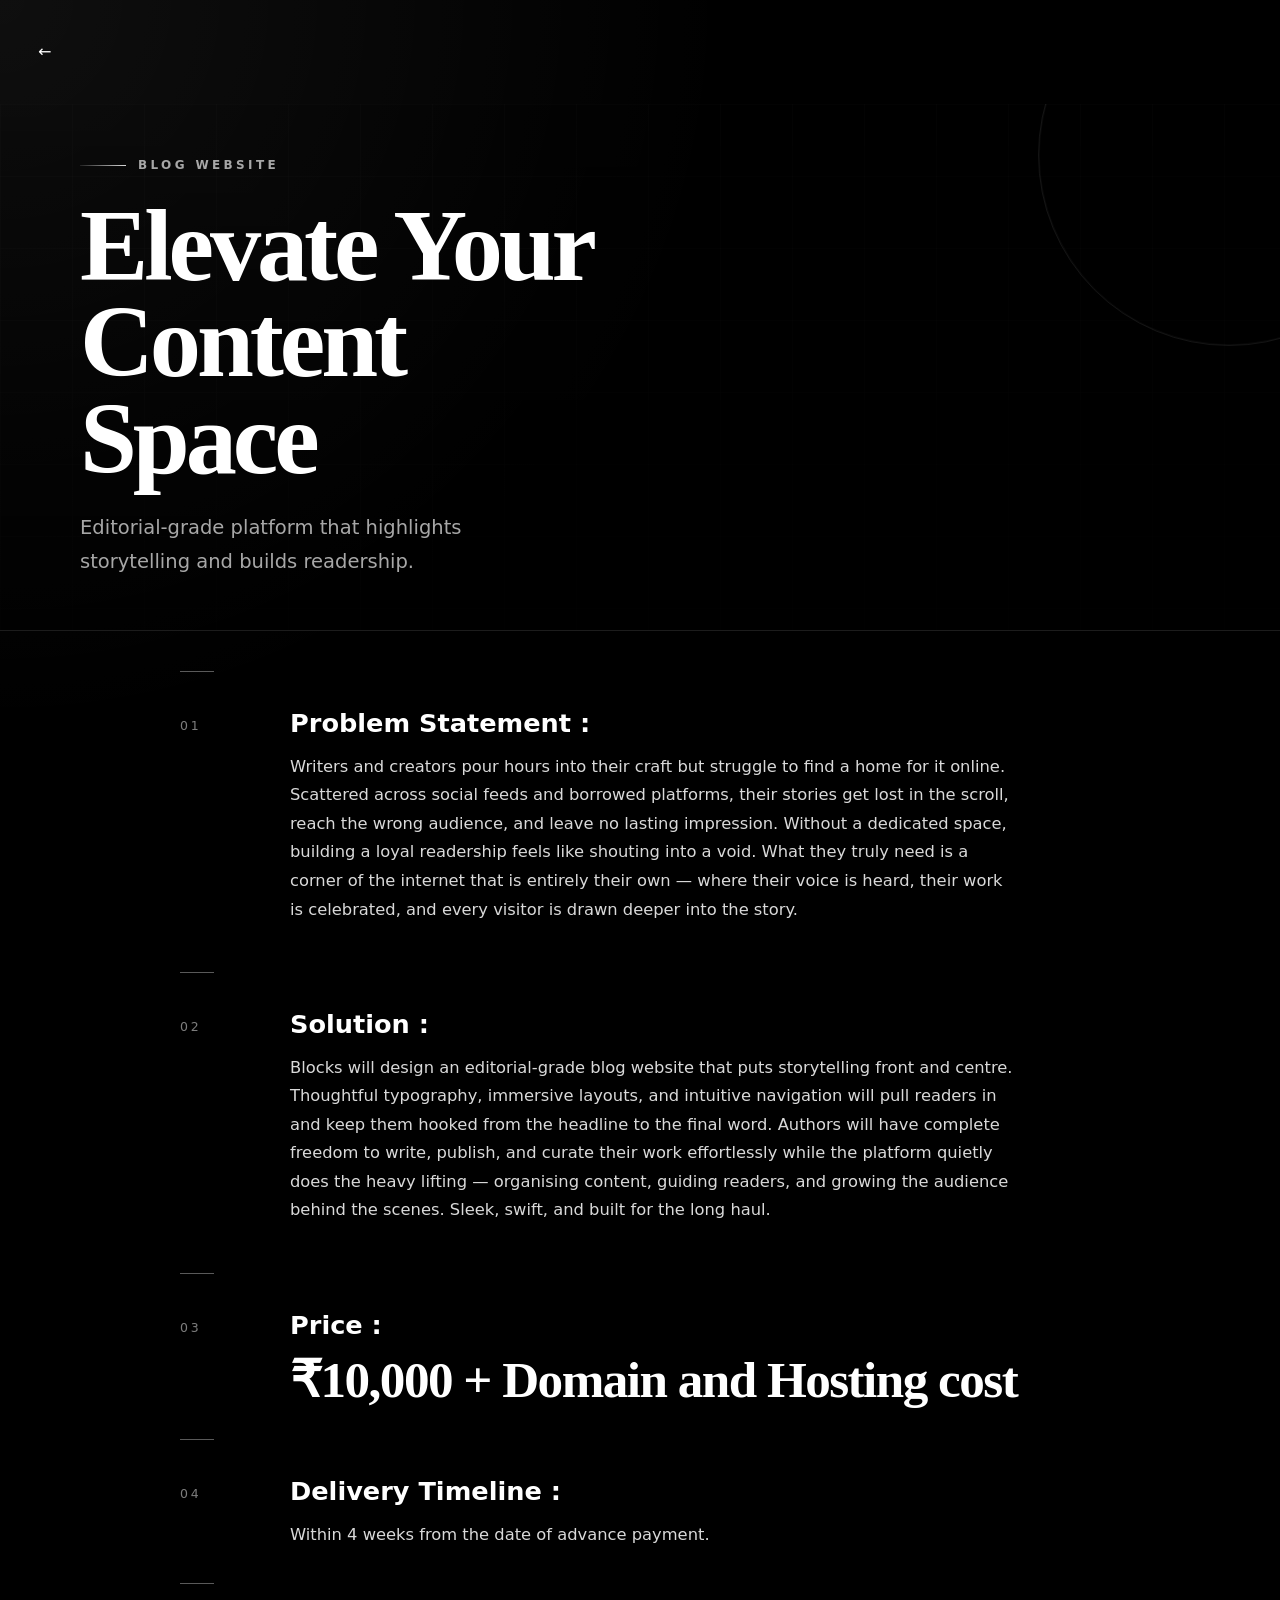
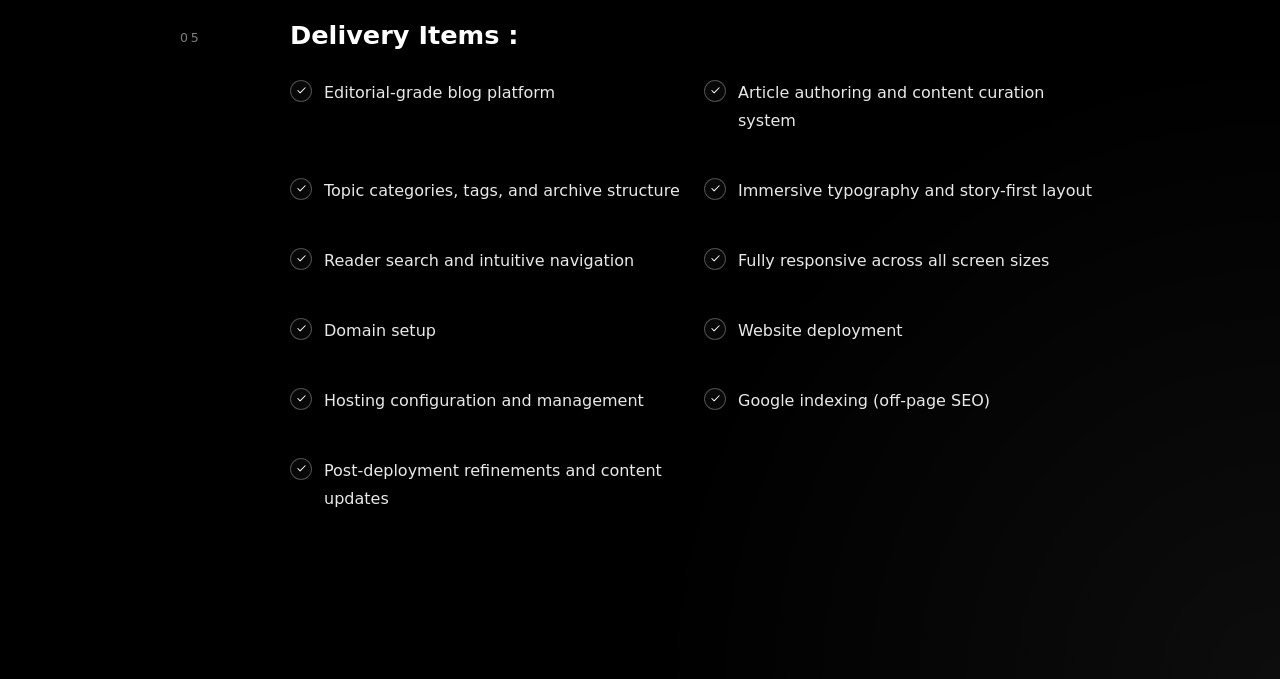
<file: services/blog-wesite.html>
<!DOCTYPE html>
<html lang="en">
<head>
<meta charset="UTF-8" />
<meta name="viewport" content="width=device-width, initial-scale=1.0" />
<title>Documentation Website</title>

<style>
    :root{
        --bg:#000000;
        --bg-soft:#0a0a0a;
        --line:#1c1c1c;
        --text:#f5f5f5;
        --muted:#a7a7a7;
        --muted-2:#7d7d7d;
        --accent:#ffffff;
    }

    *{
        box-sizing:border-box;
        margin:0;
        padding:0;
    }

    html{
        scroll-behavior:smooth;
    }

    body{
        background:
            radial-gradient(circle at top left, rgba(255,255,255,0.06), transparent 28%),
            radial-gradient(circle at bottom right, rgba(255,255,255,0.05), transparent 24%),
            var(--bg);
        color:var(--text);
        font-family: Inter, system-ui, -apple-system, BlinkMacSystemFont, "Segoe UI", sans-serif;
        line-height:1.75;
        overflow-x:hidden;
    }

    .hero{
        display:flex;
        align-items:flex-end;
        padding:clamp(28px, 4vw, 56px);
        position:relative;
        overflow:hidden;
    }

    .hero::before{
        content:"";
        position:absolute;
        inset:0;
        background:
            linear-gradient(180deg, rgba(0,0,0,0.18) 0%, rgba(0,0,0,0.75) 100%),
            linear-gradient(90deg, rgba(255,255,255,0.045) 1px, transparent 1px),
            linear-gradient(rgba(255,255,255,0.045) 1px, transparent 1px);
        background-size:auto, 72px 72px, 72px 72px;
        opacity:.35;
        pointer-events:none;
    }

    .hero::after{
        content:"";
        position:absolute;
        right:-140px;
        top:-140px;
        width:380px;
        height:380px;
        border-radius:50%;
        border:1px solid rgba(255,255,255,0.08);
        box-shadow:0 0 0 1px rgba(255,255,255,0.03) inset;
        pointer-events:none;
    }

    .hero-inner{
        position:relative;
        z-index:1;
        width:min(1120px, 100%);
        margin:0 auto;
    }

    .eyebrow{
        display:flex;
        align-items:center;
        gap:12px;
        margin-bottom:22px;
        color:var(--muted);
        letter-spacing:.28em;
        text-transform:uppercase;
        font-size:.75rem;
        font-weight:600;
    }

    .eyebrow::before{
        content:"";
        width:46px;
        height:1px;
        background:linear-gradient(90deg, rgba(255,255,255,0.1), rgba(255,255,255,0.85));
    }

    .hero h1{
        max-width:11ch;
        font-family: Georgia, "Times New Roman", serif;
        font-size:clamp(3.1rem, 8vw, 7rem);
        line-height:.94;
        letter-spacing:-0.04em;
        font-weight:600;
        color:#fff;
        text-wrap:balance;
    }

    .hero p{
        max-width:720px;
        margin-top:24px;
        font-size:clamp(1.02rem, 1.8vw, 1.22rem);
        color:var(--muted);
        text-wrap:balance;
    }

    .hero-meta{
        display:flex;
        flex-wrap:wrap;
        gap:12px 18px;
        margin-top:30px;
        padding-top:18px;
        border-top:1px solid var(--line);
        color:#d8d8d8;
        font-size:.92rem;
    }

    .hero-meta span{
        display:inline-flex;
        align-items:center;
        gap:10px;
    }

    .hero-meta span::before{
        content:"";
        width:6px;
        height:6px;
        border-radius:50%;
        background:#fff;
        opacity:.9;
    }

    .page{
        width:min(920px, calc(100% - 40px));
        margin:0 auto;
        padding:40px 0 90px;
    }

    .section{
        padding:38px 0 34px;
        position:relative;
    }

    .section::before{
        content:"";
        position:absolute;
        left:0;
        top:0;
        width:34px;
        height:1px;
        background:rgba(255,255,255,0.35);
    }

    .section-head{
        display:grid;
        grid-template-columns: 92px 1fr;
        gap:18px;
        align-items:start;
        margin-bottom:14px;
    }

    .section-no{
        font-size:.78rem;
        letter-spacing:.22em;
        text-transform:uppercase;
        color:var(--muted-2);
        padding-top:6px;
    }

    .section-title{
        font-size:clamp(1.35rem, 2vw, 1.8rem);
        line-height:1.15;
        font-weight:650;
        color:#fff;
    }

    .section-body{
        padding-left:110px;
        max-width:840px;
    }

    .section-body p{
        margin-bottom:14px;
        color:#d9d9d9;
        font-size:1.02rem;
    }

    .section-body strong{
        color:#fff;
        font-weight:700;
    }

    .price-wrap{
        display:flex;
        flex-wrap:wrap;
        align-items:baseline;
        gap:16px 20px;
        padding-left:110px;
    }

    .price{
        font-family: Georgia, "Times New Roman", serif;
        font-size:clamp(2rem, 4vw, 3.4rem);
        line-height:1;
        font-weight:600;
        letter-spacing:-0.03em;
        color:#fff;
    }

    .price-note{
        color:var(--muted);
        font-size:1rem;
        max-width:40ch;
    }

    .timeline{
        padding-left:110px;
        color:#d9d9d9;
        font-size:1.02rem;
    }

    .deliverables{
        padding-left:110px;
        display:grid;
        grid-template-columns:repeat(2, minmax(0, 1fr));
        gap:14px 18px;
        list-style:none;
        margin-top:8px;
    }

    .deliverables li{
        display:flex;
        gap:12px;
        align-items:flex-start;
        padding:14px 0;
        color:#ececec;
    }

    .deliverables li:last-child{
        border-bottom:none;
    }

    .icon{
        flex:0 0 22px;
        width:22px;
        height:22px;
        border:1px solid rgba(255,255,255,0.28);
        border-radius:999px;
        display:inline-grid;
        place-items:center;
        margin-top:1px;
        color:#fff;
        background:rgba(255,255,255,0.03);
    }

    .icon svg{
        width:11px;
        height:11px;
        stroke:currentColor;
        stroke-width:2.2;
        fill:none;
        stroke-linecap:round;
        stroke-linejoin:round;
    }

    .deliverables span.text{
        display:block;
        color:#e9e9e9;
    }

    .closing-space{
        height:28px;
    }

    @media (max-width: 820px){
        .hero{
            min-height:auto;
            padding-bottom:72px;
        }

        .section-head,
        .section-body,
        .price-wrap,
        .timeline,
        .deliverables{
            padding-left:0;
        }

        .section-head{
            grid-template-columns:1fr;
            gap:8px;
        }

        .deliverables{
            grid-template-columns:1fr;
        }

        .hero h1{
            max-width:12ch;
        }
    }

    @media (max-width: 520px){

        .page{
            width:min(920px, calc(100% - 28px));
        }

        .hero p{
            margin-top:18px;
            font-size:1rem;
        }

        .hero-meta{
            gap:10px 14px;
        }
    }

.back-link{
  padding:clamp(38px, 2vw, 44px);
}
.back-link a{
    color: white;
    text-decoration: none;
}
.hero{
    border-bottom:1px solid var(--line);
}
</style>
</head>
<body>
   <div class="back-link">
        <a href="../index.html">&#8592;</a>
    </div>

<section class="hero">
    <div class="hero-inner">
        <div class="eyebrow">Blog Website</div>
        <h1>Elevate Your Content Space</h1>
        <p>Editorial-grade platform that highlights storytelling and builds readership.</p>
    </div>
</section>

<main class="page">

    <section class="section">
        <div class="section-head">
            <div class="section-no">01</div>
            <div class="section-title">Problem Statement :</div>
        </div>
        <div class="section-body">
            <p>Writers and creators pour hours into their craft but struggle to find a home for it online. Scattered across social feeds and borrowed platforms, their stories get lost in the scroll, reach the wrong audience, and leave no lasting impression. Without a dedicated space, building a loyal readership feels like shouting into a void. What they truly need is a corner of the internet that is entirely their own — where their voice is heard, their work is celebrated, and every visitor is drawn deeper into the story.</p>
        </div>
    </section>

    <section class="section">
        <div class="section-head">
            <div class="section-no">02</div>
            <div class="section-title">Solution :</div>
        </div>
        <div class="section-body">
            <p>Blocks will design an editorial-grade blog website that puts storytelling front and centre. Thoughtful typography, immersive layouts, and intuitive navigation will pull readers in and keep them hooked from the headline to the final word. Authors will have complete freedom to write, publish, and curate their work effortlessly while the platform quietly does the heavy lifting — organising content, guiding readers, and growing the audience behind the scenes. Sleek, swift, and built for the long haul.</p>
        </div>
    </section>

    <section class="section">
        <div class="section-head">
            <div class="section-no">03</div>
            <div class="section-title">Price :</div>
        </div>
        <div class="price-wrap">
            <div class="price">₹10,000 + Domain and Hosting cost</div>
        </div>
    </section>

    <section class="section">
        <div class="section-head">
            <div class="section-no">04</div>
            <div class="section-title">Delivery Timeline :</div>
        </div>
        <div class="timeline">
            Within 4 weeks from the date of advance payment.
        </div>
    </section>

    <section class="section">
        <div class="section-head">
            <div class="section-no">05</div>
            <div class="section-title">Delivery Items :</div>
        </div>

        <ul class="deliverables">
            <li>
                <span class="icon" aria-hidden="true">
                    <svg viewBox="0 0 24 24"><path d="M20 6 9 17l-5-5"/></svg>
                </span>
                <span class="text">Editorial-grade blog platform</span>
            </li>
            <li>
                <span class="icon" aria-hidden="true">
                    <svg viewBox="0 0 24 24"><path d="M20 6 9 17l-5-5"/></svg>
                </span>
                <span class="text">Article authoring and content curation system</span>
            </li>
            <li>
                <span class="icon" aria-hidden="true">
                    <svg viewBox="0 0 24 24"><path d="M20 6 9 17l-5-5"/></svg>
                </span>
                <span class="text">Topic categories, tags, and archive structure</span>
            </li>
            <li>
                <span class="icon" aria-hidden="true">
                    <svg viewBox="0 0 24 24"><path d="M20 6 9 17l-5-5"/></svg>
                </span>
                <span class="text">Immersive typography and story-first layout</span>
            </li>
            <li>
                <span class="icon" aria-hidden="true">
                    <svg viewBox="0 0 24 24"><path d="M20 6 9 17l-5-5"/></svg>
                </span>
                <span class="text">Reader search and intuitive navigation</span>
            </li>
            <li>
                <span class="icon" aria-hidden="true">
                    <svg viewBox="0 0 24 24"><path d="M20 6 9 17l-5-5"/></svg>
                </span>
                <span class="text">Fully responsive across all screen sizes</span>
            </li>
            <li>
                <span class="icon" aria-hidden="true">
                    <svg viewBox="0 0 24 24"><path d="M20 6 9 17l-5-5"/></svg>
                </span>
                <span class="text">Domain setup</span>
            </li>
            <li>
                <span class="icon" aria-hidden="true">
                    <svg viewBox="0 0 24 24"><path d="M20 6 9 17l-5-5"/></svg>
                </span>
                <span class="text">Website deployment</span>
            </li>
            <li>
                <span class="icon" aria-hidden="true">
                    <svg viewBox="0 0 24 24"><path d="M20 6 9 17l-5-5"/></svg>
                </span>
                <span class="text">Hosting configuration and management</span>
            </li>
            <li>
                <span class="icon" aria-hidden="true">
                    <svg viewBox="0 0 24 24"><path d="M20 6 9 17l-5-5"/></svg>
                </span>
                <span class="text">Google indexing (off-page SEO)</span>
            </li>
            <li>
                <span class="icon" aria-hidden="true">
                    <svg viewBox="0 0 24 24"><path d="M20 6 9 17l-5-5"/></svg>
                </span>
                <span class="text">Post-deployment refinements and content updates</span>
            </li>
        </ul>
    </section>

    <div class="closing-space"></div>
</main>

</body>
</html>
</file>
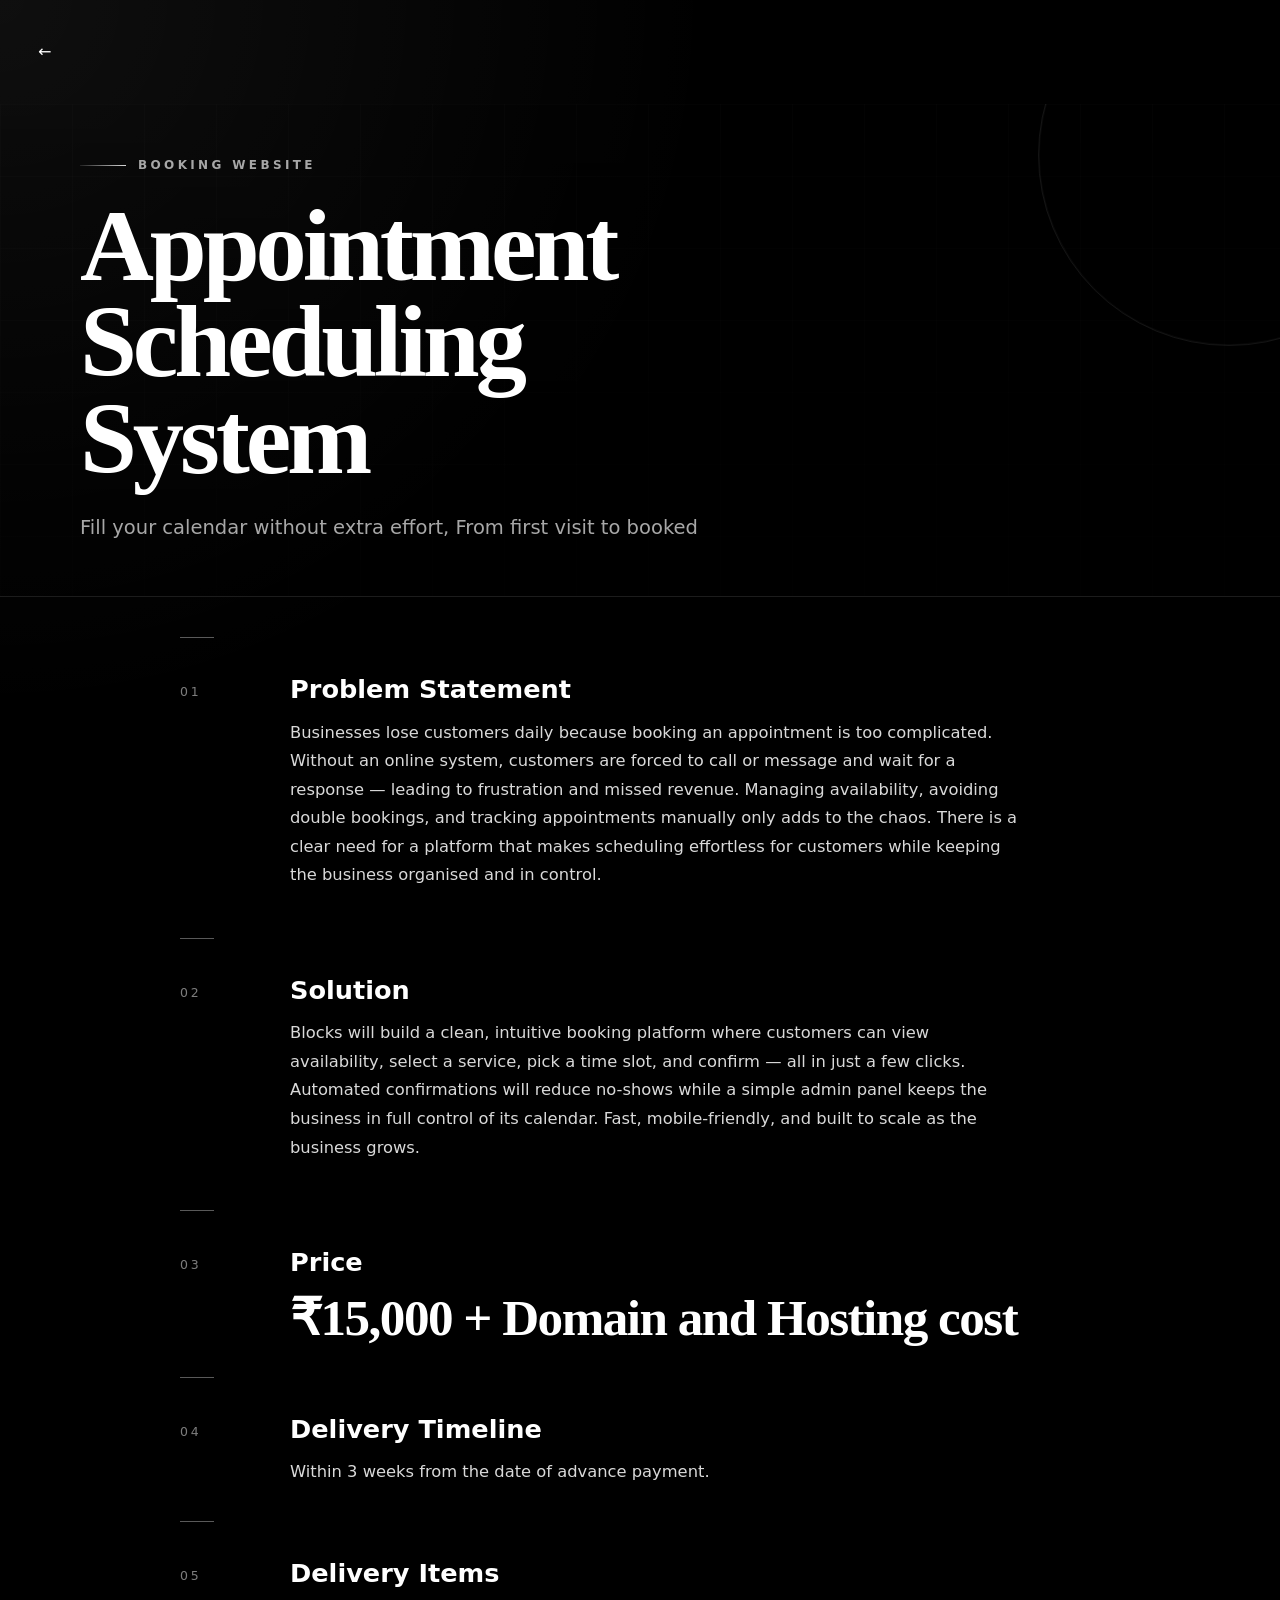
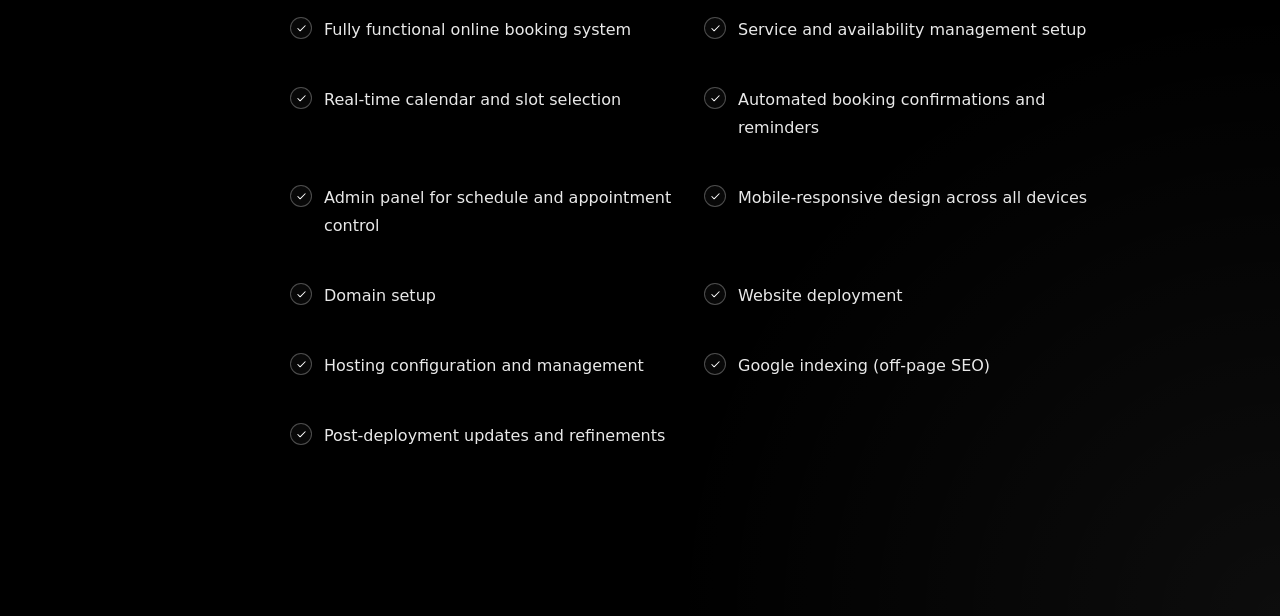
<file: services/booking-website.html>
<!DOCTYPE html>
<html lang="en">
<head>
<meta charset="UTF-8" />
<meta name="viewport" content="width=device-width, initial-scale=1.0" />
<title>Booking Website</title>

<style>
    :root{
        --bg:#000000;
        --bg-soft:#0a0a0a;
        --line:#1c1c1c;
        --text:#f5f5f5;
        --muted:#a7a7a7;
        --muted-2:#7d7d7d;
        --accent:#ffffff;
    }

    *{
        box-sizing:border-box;
        margin:0;
        padding:0;
    }

    html{
        scroll-behavior:smooth;
    }

    body{
        background:
            radial-gradient(circle at top left, rgba(255,255,255,0.06), transparent 28%),
            radial-gradient(circle at bottom right, rgba(255,255,255,0.05), transparent 24%),
            var(--bg);
        color:var(--text);
        font-family: Inter, system-ui, -apple-system, BlinkMacSystemFont, "Segoe UI", sans-serif;
        line-height:1.75;
        overflow-x:hidden;
    }

    .hero{

        display:flex;
        align-items:flex-end;
        padding:clamp(28px, 4vw, 56px);
        position:relative;
        overflow:hidden;
    }

    .hero::before{
        content:"";
        position:absolute;
        inset:0;
        background:
            linear-gradient(180deg, rgba(0,0,0,0.18) 0%, rgba(0,0,0,0.75) 100%),
            linear-gradient(90deg, rgba(255,255,255,0.045) 1px, transparent 1px),
            linear-gradient(rgba(255,255,255,0.045) 1px, transparent 1px);
        background-size:auto, 72px 72px, 72px 72px;
        opacity:.35;
        pointer-events:none;
    }

    .hero::after{
        content:"";
        position:absolute;
        right:-140px;
        top:-140px;
        width:380px;
        height:380px;
        border-radius:50%;
        border:1px solid rgba(255,255,255,0.08);
        box-shadow:0 0 0 1px rgba(255,255,255,0.03) inset;
        pointer-events:none;
    }

    .hero-inner{
        position:relative;
        z-index:1;
        width:min(1120px, 100%);
        margin:0 auto;
    }

    .eyebrow{
        display:flex;
        align-items:center;
        gap:12px;
        margin-bottom:22px;
        color:var(--muted);
        letter-spacing:.28em;
        text-transform:uppercase;
        font-size:.75rem;
        font-weight:600;
    }

    .eyebrow::before{
        content:"";
        width:46px;
        height:1px;
        background:linear-gradient(90deg, rgba(255,255,255,0.1), rgba(255,255,255,0.85));
    }

    .hero h1{
        max-width:11ch;
        font-family: Georgia, "Times New Roman", serif;
        font-size:clamp(3.1rem, 8vw, 7rem);
        line-height:.94;
        letter-spacing:-0.04em;
        font-weight:600;
        color:#fff;
        text-wrap:balance;
    }

    .hero p{
        max-width:720px;
        margin-top:24px;
        font-size:clamp(1.02rem, 1.8vw, 1.22rem);
        color:var(--muted);
        text-wrap:balance;
    }

    .page{
        width:min(920px, calc(100% - 40px));
        margin:0 auto;
        padding:40px 0 90px;
    }

    .section{
        padding:38px 0 34px;
        position:relative;
    }

    .section::before{
        content:"";
        position:absolute;
        left:0;
        top:0;
        width:34px;
        height:1px;
        background:rgba(255,255,255,0.35);
    }

    .section-head{
        display:grid;
        grid-template-columns: 92px 1fr;
        gap:18px;
        align-items:start;
        margin-bottom:14px;
    }

    .section-no{
        font-size:.78rem;
        letter-spacing:.22em;
        text-transform:uppercase;
        color:var(--muted-2);
        padding-top:6px;
    }

    .section-title{
        font-size:clamp(1.35rem, 2vw, 1.8rem);
        line-height:1.15;
        font-weight:650;
        color:#fff;
    }

    .section-body{
        padding-left:110px;
        max-width:840px;
    }

    .section-body p{
        margin-bottom:14px;
        color:#d9d9d9;
        font-size:1.02rem;
    }

    .price-wrap{
        display:flex;
        flex-wrap:wrap;
        align-items:baseline;
        gap:16px 20px;
        padding-left:110px;
    }

    .price{
        font-family: Georgia, "Times New Roman", serif;
        font-size:clamp(2rem, 4vw, 3.4rem);
        line-height:1;
        font-weight:600;
        letter-spacing:-0.03em;
        color:#fff;
    }

    .timeline{
        padding-left:110px;
        color:#d9d9d9;
        font-size:1.02rem;
    }

    .deliverables{
        padding-left:110px;
        display:grid;
        grid-template-columns:repeat(2, minmax(0, 1fr));
        gap:14px 18px;
        list-style:none;
        margin-top:8px;
    }

    .deliverables li{
        display:flex;
        gap:12px;
        align-items:flex-start;
        padding:14px 0;
        color:#ececec;
    }

    .icon{
        flex:0 0 22px;
        width:22px;
        height:22px;
        border:1px solid rgba(255,255,255,0.28);
        border-radius:999px;
        display:inline-grid;
        place-items:center;
        margin-top:1px;
        color:#fff;
        background:rgba(255,255,255,0.03);
    }

    .icon svg{
        width:11px;
        height:11px;
        stroke:currentColor;
        stroke-width:2.2;
        fill:none;
        stroke-linecap:round;
        stroke-linejoin:round;
    }

    .deliverables span.text{
        display:block;
        color:#e9e9e9;
    }

    .closing-space{
        height:28px;
    }

    @media (max-width: 820px){
        .hero{
            min-height:auto;
            padding-bottom:72px;
        }

        .section-head,
        .section-body,
        .price-wrap,
        .timeline,
        .deliverables{
            padding-left:0;
        }

        .section-head{
            grid-template-columns:1fr;
            gap:8px;
        }

        .deliverables{
            grid-template-columns:1fr;
        }

        .hero h1{
            max-width:12ch;
        }
    }

    @media (max-width: 520px){

        .page{
            width:min(920px, calc(100% - 28px));
        }

        .hero p{
            margin-top:18px;
            font-size:1rem;
        }

        .hero-meta{
            gap:10px 14px;
        }
    }

.back-link{
  padding:clamp(38px, 2vw, 44px);
}
.back-link a{
    color: white;
    text-decoration: none;
}
.hero{
    border-bottom:1px solid var(--line);
}
</style>
</head>
<body>
   <div class="back-link">
        <a href="../index.html">&#8592;</a>
    </div>

<section class="hero">
    <div class="hero-inner">
        <div class="eyebrow">Booking Website</div>
        <h1>Appointment Scheduling System</h1>
        <p>Fill your calendar without extra effort, From first visit to booked</p>
    </div>
</section>

<main class="page">

    <section class="section">
        <div class="section-head">
            <div class="section-no">01</div>
            <div class="section-title">Problem Statement</div>
        </div>
        <div class="section-body">
            <p>Businesses lose customers daily because booking an appointment is too complicated. Without an online system, customers are forced to call or message and wait for a response — leading to frustration and missed revenue. Managing availability, avoiding double bookings, and tracking appointments manually only adds to the chaos. There is a clear need for a platform that makes scheduling effortless for customers while keeping the business organised and in control.</p>
        </div>
    </section>

    <section class="section">
        <div class="section-head">
            <div class="section-no">02</div>
            <div class="section-title">Solution</div>
        </div>
        <div class="section-body">
            <p>Blocks will build a clean, intuitive booking platform where customers can view availability, select a service, pick a time slot, and confirm — all in just a few clicks. Automated confirmations will reduce no-shows while a simple admin panel keeps the business in full control of its calendar. Fast, mobile-friendly, and built to scale as the business grows.</p>
        </div>
    </section>

    <section class="section">
        <div class="section-head">
            <div class="section-no">03</div>
            <div class="section-title">Price</div>
        </div>
        <div class="price-wrap">
            <div class="price">₹15,000 + Domain and Hosting cost</div>
        </div>
    </section>

    <section class="section">
        <div class="section-head">
            <div class="section-no">04</div>
            <div class="section-title">Delivery Timeline</div>
        </div>
        <div class="timeline">
            Within 3 weeks from the date of advance payment.
        </div>
    </section>

    <section class="section">
        <div class="section-head">
            <div class="section-no">05</div>
            <div class="section-title">Delivery Items</div>
        </div>

        <ul class="deliverables">
            <li>
                <span class="icon" aria-hidden="true">
                    <svg viewBox="0 0 24 24"><path d="M20 6 9 17l-5-5"/></svg>
                </span>
                <span class="text">Fully functional online booking system</span>
            </li>
            <li>
                <span class="icon" aria-hidden="true">
                    <svg viewBox="0 0 24 24"><path d="M20 6 9 17l-5-5"/></svg>
                </span>
                <span class="text">Service and availability management setup</span>
            </li>
            <li>
                <span class="icon" aria-hidden="true">
                    <svg viewBox="0 0 24 24"><path d="M20 6 9 17l-5-5"/></svg>
                </span>
                <span class="text">Real-time calendar and slot selection</span>
            </li>
            <li>
                <span class="icon" aria-hidden="true">
                    <svg viewBox="0 0 24 24"><path d="M20 6 9 17l-5-5"/></svg>
                </span>
                <span class="text">Automated booking confirmations and reminders</span>
            </li>
            <li>
                <span class="icon" aria-hidden="true">
                    <svg viewBox="0 0 24 24"><path d="M20 6 9 17l-5-5"/></svg>
                </span>
                <span class="text">Admin panel for schedule and appointment control</span>
            </li>
            <li>
                <span class="icon" aria-hidden="true">
                    <svg viewBox="0 0 24 24"><path d="M20 6 9 17l-5-5"/></svg>
                </span>
                <span class="text">Mobile-responsive design across all devices</span>
            </li>
            <li>
                <span class="icon" aria-hidden="true">
                    <svg viewBox="0 0 24 24"><path d="M20 6 9 17l-5-5"/></svg>
                </span>
                <span class="text">Domain setup</span>
            </li>
            <li>
                <span class="icon" aria-hidden="true">
                    <svg viewBox="0 0 24 24"><path d="M20 6 9 17l-5-5"/></svg>
                </span>
                <span class="text">Website deployment</span>
            </li>
            <li>
                <span class="icon" aria-hidden="true">
                    <svg viewBox="0 0 24 24"><path d="M20 6 9 17l-5-5"/></svg>
                </span>
                <span class="text">Hosting configuration and management</span>
            </li>
            <li>
                <span class="icon" aria-hidden="true">
                    <svg viewBox="0 0 24 24"><path d="M20 6 9 17l-5-5"/></svg>
                </span>
                <span class="text">Google indexing (off-page SEO)</span>
            </li>
            <li>
                <span class="icon" aria-hidden="true">
                    <svg viewBox="0 0 24 24"><path d="M20 6 9 17l-5-5"/></svg>
                </span>
                <span class="text">Post-deployment updates and refinements</span>
            </li>
        </ul>
    </section>

    <div class="closing-space"></div>
</main>

</body>
</html>
</file>
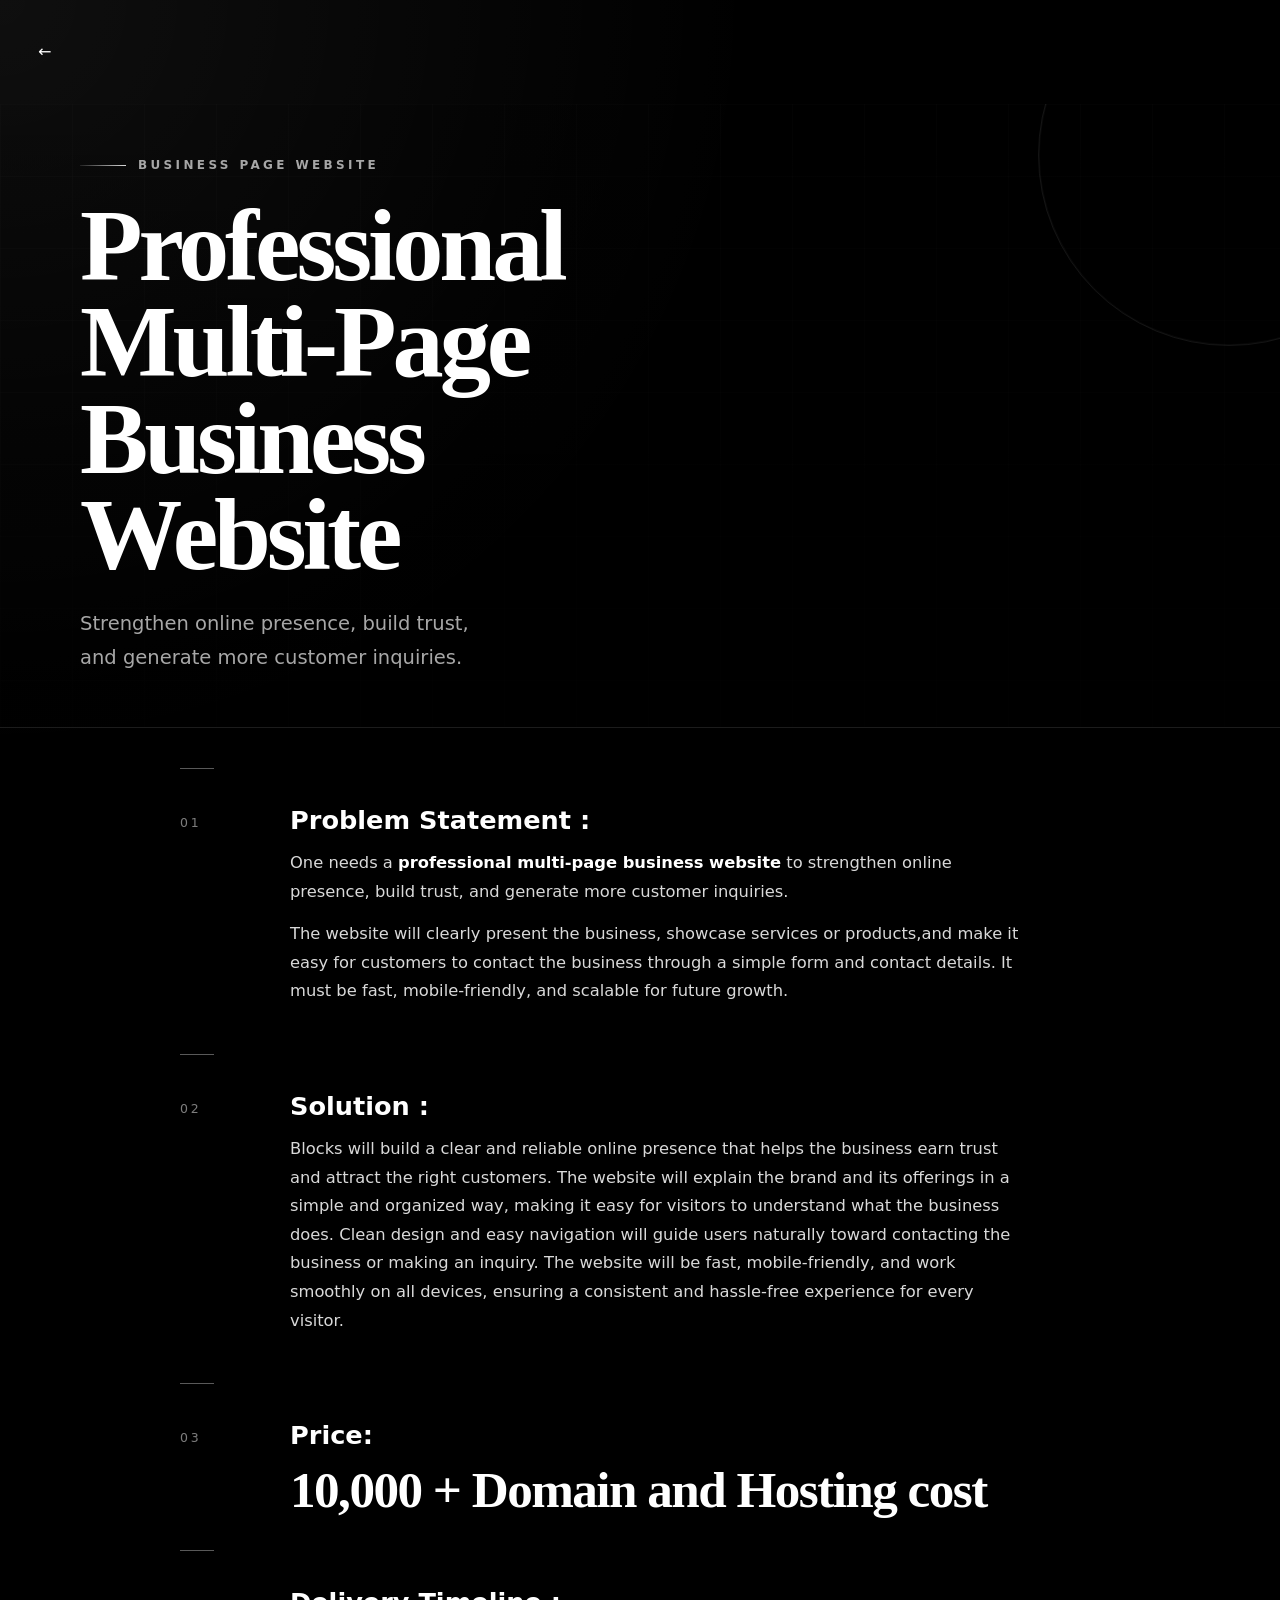
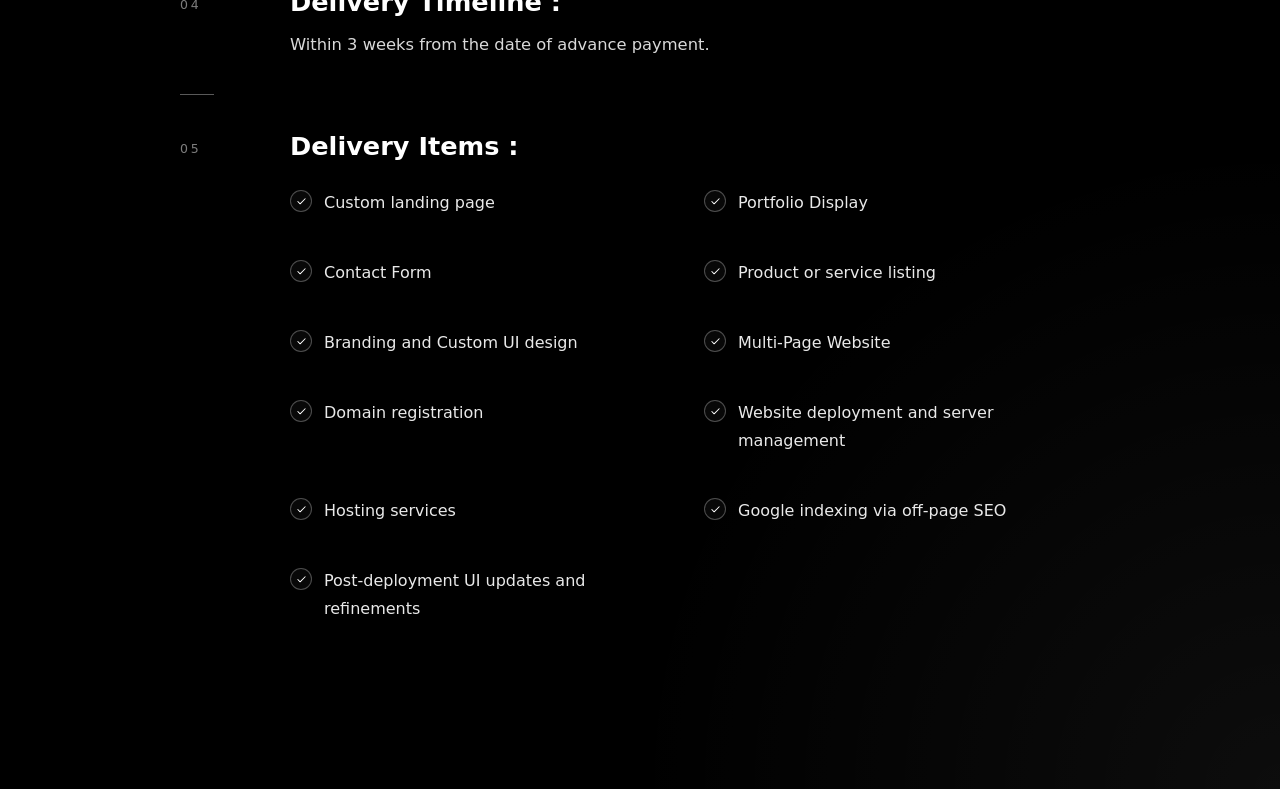
<file: services/business_page.html>
<!DOCTYPE html>
<html lang="en">
<head>
<meta charset="UTF-8" />
<meta name="viewport" content="width=device-width, initial-scale=1.0" />
<title>Business Page Content</title>

<style>
    :root{
        --bg:#000000;
        --bg-soft:#0a0a0a;
        --line:#1c1c1c;
        --text:#f5f5f5;
        --muted:#a7a7a7;
        --muted-2:#7d7d7d;
        --accent:#ffffff;
    }

    *{
        box-sizing:border-box;
        margin:0;
        padding:0;
    }

    html{
        scroll-behavior:smooth;
    }

    body{
        background:
            radial-gradient(circle at top left, rgba(255,255,255,0.06), transparent 28%),
            radial-gradient(circle at bottom right, rgba(255,255,255,0.05), transparent 24%),
            var(--bg);
        color:var(--text);
        font-family: Inter, system-ui, -apple-system, BlinkMacSystemFont, "Segoe UI", sans-serif;
        line-height:1.75;
        overflow-x:hidden;
    }

    .hero{

        display:flex;
        align-items:flex-end;
        padding:clamp(28px, 4vw, 56px);
        position:relative;
        overflow:hidden;
    }

    .hero::before{
        content:"";
        position:absolute;
        inset:0;
        background:
            linear-gradient(180deg, rgba(0,0,0,0.18) 0%, rgba(0,0,0,0.75) 100%),
            linear-gradient(90deg, rgba(255,255,255,0.045) 1px, transparent 1px),
            linear-gradient(rgba(255,255,255,0.045) 1px, transparent 1px);
        background-size:auto, 72px 72px, 72px 72px;
        opacity:.35;
        pointer-events:none;
    }

    .hero::after{
        content:"";
        position:absolute;
        right:-140px;
        top:-140px;
        width:380px;
        height:380px;
        border-radius:50%;
        border:1px solid rgba(255,255,255,0.08);
        box-shadow:0 0 0 1px rgba(255,255,255,0.03) inset;
        pointer-events:none;
    }

    .hero-inner{
        position:relative;
        z-index:1;
        width:min(1120px, 100%);
        margin:0 auto;
    }

    .eyebrow{
        display:flex;
        align-items:center;
        gap:12px;
        margin-bottom:22px;
        color:var(--muted);
        letter-spacing:.28em;
        text-transform:uppercase;
        font-size:.75rem;
        font-weight:600;
    }

    .eyebrow::before{
        content:"";
        width:46px;
        height:1px;
        background:linear-gradient(90deg, rgba(255,255,255,0.1), rgba(255,255,255,0.85));
    }

    .hero h1{
        max-width:11ch;
        font-family: Georgia, "Times New Roman", serif;
        font-size:clamp(3.1rem, 8vw, 7rem);
        line-height:.94;
        letter-spacing:-0.04em;
        font-weight:600;
        color:#fff;
        text-wrap:balance;
    }

    .hero p{
        max-width:720px;
        margin-top:24px;
        font-size:clamp(1.02rem, 1.8vw, 1.22rem);
        color:var(--muted);
        text-wrap:balance;
    }

    .hero-meta{
        display:flex;
        flex-wrap:wrap;
        gap:12px 18px;
        margin-top:30px;
        padding-top:18px;
        border-top:1px solid var(--line);
        color:#d8d8d8;
        font-size:.92rem;
    }

    .hero-meta span{
        display:inline-flex;
        align-items:center;
        gap:10px;
    }

    .hero-meta span::before{
        content:"";
        width:6px;
        height:6px;
        border-radius:50%;
        background:#fff;
        opacity:.9;
    }

    .page{
        width:min(920px, calc(100% - 40px));
        margin:0 auto;
        padding:40px 0 90px;
    }

    .section{
        padding:38px 0 34px;

        position:relative;
    }

    .section::before{
        content:"";
        position:absolute;
        left:0;
        top:0;
        width:34px;
        height:1px;
        background:rgba(255,255,255,0.35);
    }

    .section-head{
        display:grid;
        grid-template-columns: 92px 1fr;
        gap:18px;
        align-items:start;
        margin-bottom:14px;
    }

    .section-no{
        font-size:.78rem;
        letter-spacing:.22em;
        text-transform:uppercase;
        color:var(--muted-2);
        padding-top:6px;
    }

    .section-title{
        font-size:clamp(1.35rem, 2vw, 1.8rem);
        line-height:1.15;
        font-weight:650;
        color:#fff;
    }

    .section-body{
        padding-left:110px;
        max-width:840px;
    }

    .section-body p{
        margin-bottom:14px;
        color:#d9d9d9;
        font-size:1.02rem;
    }

    .section-body strong{
        color:#fff;
        font-weight:700;
    }

    .price-wrap{
        display:flex;
        flex-wrap:wrap;
        align-items:baseline;
        gap:16px 20px;
        padding-left:110px;
    }

    .price{
        font-family: Georgia, "Times New Roman", serif;
        font-size:clamp(2rem, 4vw, 3.4rem);
        line-height:1;
        font-weight:600;
        letter-spacing:-0.03em;
        color:#fff;
    }

    .price-note{
        color:var(--muted);
        font-size:1rem;
        max-width:40ch;
    }

    .timeline{
        padding-left:110px;
        color:#d9d9d9;
        font-size:1.02rem;
    }

    .deliverables{
        padding-left:110px;
        display:grid;
        grid-template-columns:repeat(2, minmax(0, 1fr));
        gap:14px 18px;
        list-style:none;
        margin-top:8px;
    }

    .deliverables li{
        display:flex;
        gap:12px;
        align-items:flex-start;
        padding:14px 0;

        color:#ececec;
    }

    .deliverables li:last-child{
        border-bottom:none;
    }

    .icon{
        flex:0 0 22px;
        width:22px;
        height:22px;
        border:1px solid rgba(255,255,255,0.28);
        border-radius:999px;
        display:inline-grid;
        place-items:center;
        margin-top:1px;
        color:#fff;
        background:rgba(255,255,255,0.03);
    }

    .icon svg{
        width:11px;
        height:11px;
        stroke:currentColor;
        stroke-width:2.2;
        fill:none;
        stroke-linecap:round;
        stroke-linejoin:round;
    }

    .deliverables span.text{
        display:block;
        color:#e9e9e9;
    }

    .closing-space{
        height:28px;
    }

    @media (max-width: 820px){
        .hero{
            min-height:auto;
            padding-bottom:72px;
        }

        .section-head,
        .section-body,
        .price-wrap,
        .timeline,
        .deliverables{
            padding-left:0;
        }

        .section-head{
            grid-template-columns:1fr;
            gap:8px;
        }

        .deliverables{
            grid-template-columns:1fr;
        }

        .hero h1{
            max-width:12ch;
        }
    }

    @media (max-width: 520px){

        .page{
            width:min(920px, calc(100% - 28px));
        }

        .hero p{
            margin-top:18px;
            font-size:1rem;
        }

        .hero-meta{
            gap:10px 14px;
        }


    }

.back-link{
  padding:clamp(38px, 2vw, 44px);
}
.back-link a{
    color: white;
    text-decoration: none;

}
.hero{
    border-bottom:1px solid var(--line);
}


</style>
</head>
<body>
   <div class="back-link">
        <a href="../index.html">&#8592;</a>
    </div>
<section class="hero">
     
    <div class="hero-inner">
        <div class="eyebrow">Business page website</div>
        <h1>Professional Multi-Page Business Website</h1>
        <p>Strengthen online presence, build trust, and generate more customer inquiries.</p>
    </div>
</section>

<main class="page">

    <section class="section">
        <div class="section-head">
            <div class="section-no">01</div>
            <div class="section-title">Problem Statement :</div>
        </div>
        <div class="section-body">
            <p>One needs a <strong>professional multi-page business website</strong> to strengthen online presence, build trust, and generate more customer inquiries.</p>
            <p>The website will clearly present the business, showcase services or products,and make it easy for customers to contact the business through a simple form and contact details. It must be fast, mobile-friendly, and scalable for future growth.</p>
        </div>
    </section>

    <section class="section">
        <div class="section-head">
            <div class="section-no">02</div>
            <div class="section-title">Solution :</div>
        </div>
        <div class="section-body">
            <p>Blocks will build a clear and reliable online presence that helps the business earn trust and attract the right customers. The website will explain the brand and its offerings in a simple and organized way, making it easy for visitors to understand what the business does. Clean design and easy navigation will guide users naturally toward contacting the business or making an inquiry. The website will be fast, mobile-friendly, and work smoothly on all devices, ensuring a consistent and hassle-free experience for every visitor.</p>
        </div>
    </section>

    <section class="section">
        <div class="section-head">
            <div class="section-no">03</div>
            <div class="section-title">Price:</div>
        </div>
        <div class="price-wrap">
            <div class="price">10,000 + Domain and Hosting cost</div>
        </div>
    </section>

    <section class="section">
        <div class="section-head">
            <div class="section-no">04</div>
            <div class="section-title">Delivery Timeline :</div>
        </div>
        <div class="timeline">
            Within 3 weeks from the date of advance payment.
        </div>
    </section>

    <section class="section">
        <div class="section-head">
            <div class="section-no">05</div>
            <div class="section-title">Delivery Items :</div>
        </div>

        <ul class="deliverables">
            <li>
                <span class="icon" aria-hidden="true">
                    <svg viewBox="0 0 24 24"><path d="M20 6 9 17l-5-5"/></svg>
                </span>
                <span class="text">Custom landing page</span>
            </li>
            <li>
                <span class="icon" aria-hidden="true">
                    <svg viewBox="0 0 24 24"><path d="M20 6 9 17l-5-5"/></svg>
                </span>
                <span class="text">Portfolio Display</span>
            </li>
            <li>
                <span class="icon" aria-hidden="true">
                    <svg viewBox="0 0 24 24"><path d="M20 6 9 17l-5-5"/></svg>
                </span>
                <span class="text">Contact Form</span>
            </li>
            <li>
                <span class="icon" aria-hidden="true">
                    <svg viewBox="0 0 24 24"><path d="M20 6 9 17l-5-5"/></svg>
                </span>
                <span class="text">Product or service listing</span>
            </li>
            <li>
                <span class="icon" aria-hidden="true">
                    <svg viewBox="0 0 24 24"><path d="M20 6 9 17l-5-5"/></svg>
                </span>
                <span class="text">Branding and Custom UI design</span>
            </li>
            <li>
                <span class="icon" aria-hidden="true">
                    <svg viewBox="0 0 24 24"><path d="M20 6 9 17l-5-5"/></svg>
                </span>
                <span class="text">Multi-Page Website</span>
            </li>
            <li>
                <span class="icon" aria-hidden="true">
                    <svg viewBox="0 0 24 24"><path d="M20 6 9 17l-5-5"/></svg>
                </span>
                <span class="text">Domain registration</span>
            </li>
            <li>
                <span class="icon" aria-hidden="true">
                    <svg viewBox="0 0 24 24"><path d="M20 6 9 17l-5-5"/></svg>
                </span>
                <span class="text">Website deployment and server management</span>
            </li>
            <li>
                <span class="icon" aria-hidden="true">
                    <svg viewBox="0 0 24 24"><path d="M20 6 9 17l-5-5"/></svg>
                </span>
                <span class="text">Hosting services</span>
            </li>
            <li>
                <span class="icon" aria-hidden="true">
                    <svg viewBox="0 0 24 24"><path d="M20 6 9 17l-5-5"/></svg>
                </span>
                <span class="text">Google indexing via off-page SEO</span>
            </li>
            <li>
                <span class="icon" aria-hidden="true">
                    <svg viewBox="0 0 24 24"><path d="M20 6 9 17l-5-5"/></svg>
                </span>
                <span class="text">Post-deployment UI updates and refinements</span>
            </li>
        </ul>
    </section>

    <div class="closing-space"></div>
</main>

</body>
</html>
</file>
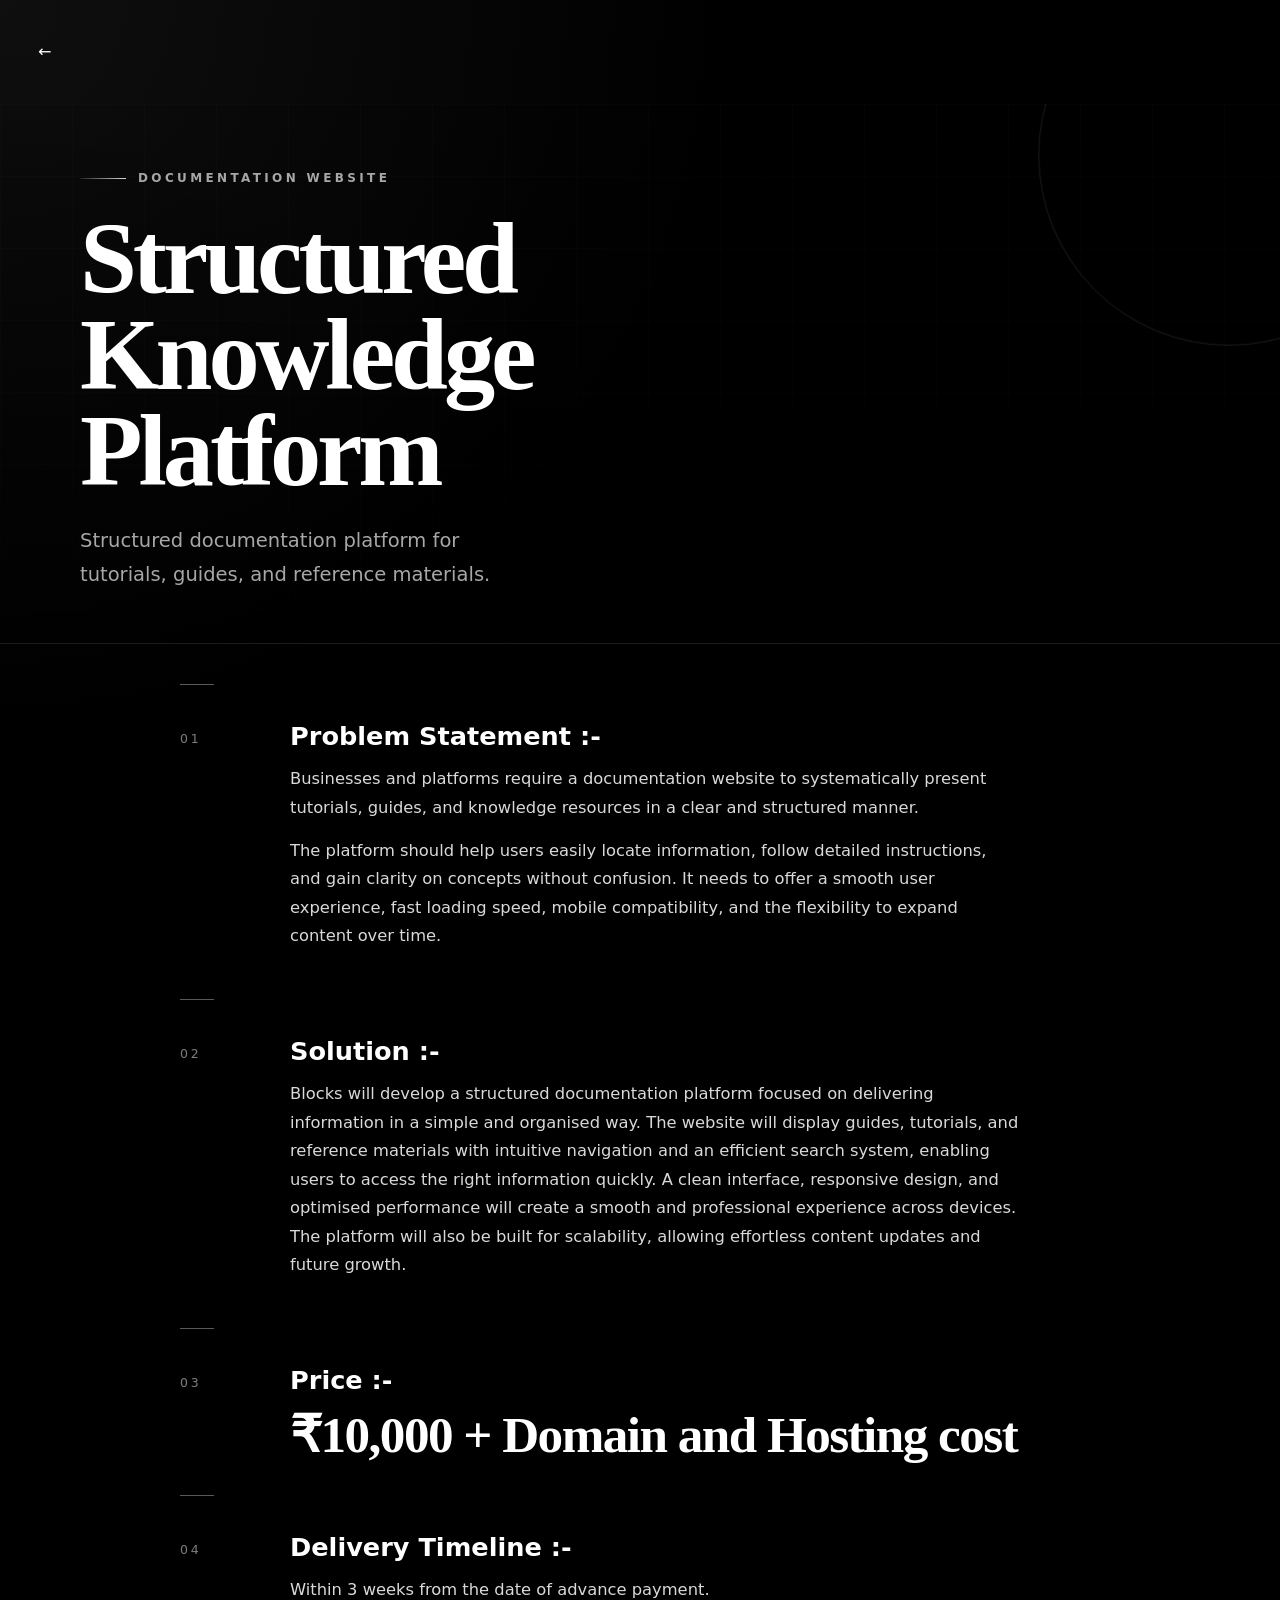
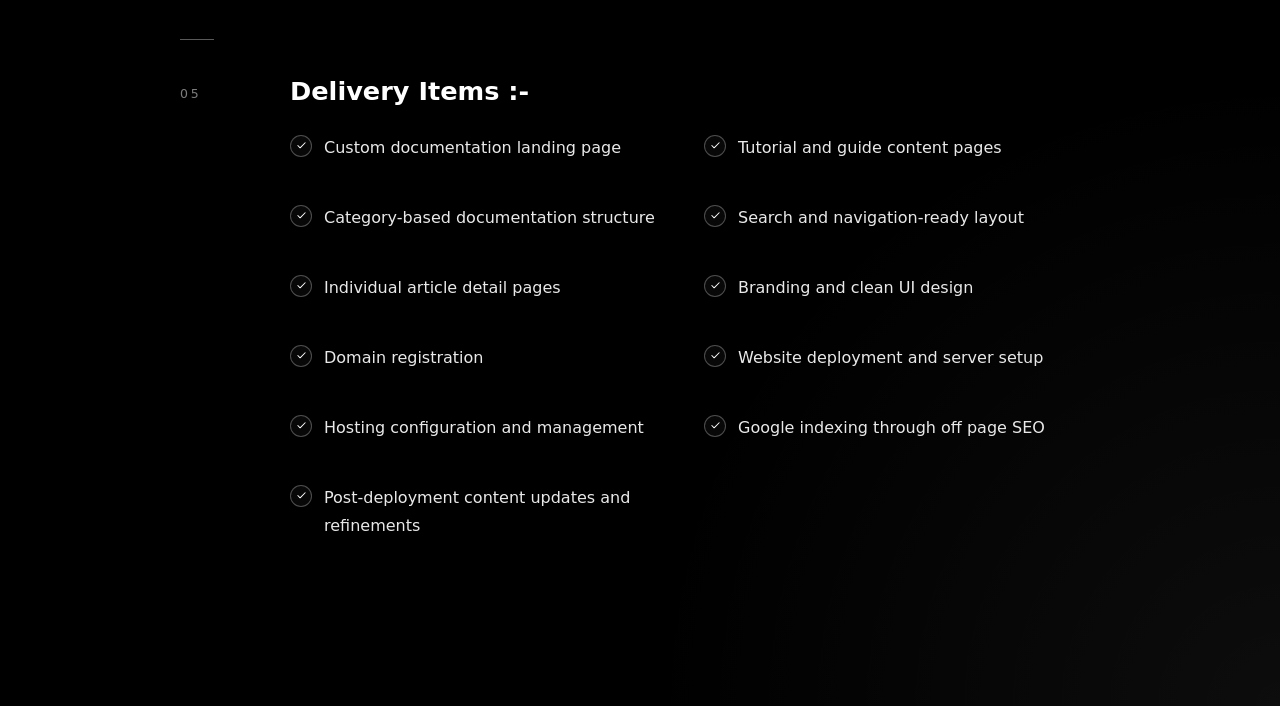
<file: services/custom-website.html>
<!DOCTYPE html>
<html lang="en">
<head>
<meta charset="UTF-8" />
<meta name="viewport" content="width=device-width, initial-scale=1.0" />
<title>Documentation Website</title>

<style>
    :root{
        --bg:#000000;
        --bg-soft:#0a0a0a;
        --line:#1c1c1c;
        --text:#f5f5f5;
        --muted:#a7a7a7;
        --muted-2:#7d7d7d;
        --accent:#ffffff;
    }

    *{
        box-sizing:border-box;
        margin:0;
        padding:0;
    }

    html{
        scroll-behavior:smooth;
    }

    body{
        background:
            radial-gradient(circle at top left, rgba(255,255,255,0.06), transparent 28%),
            radial-gradient(circle at bottom right, rgba(255,255,255,0.05), transparent 24%),
            var(--bg);
        color:var(--text);
        font-family: Inter, system-ui, -apple-system, BlinkMacSystemFont, "Segoe UI", sans-serif;
        line-height:1.75;
        overflow-x:hidden;
    }

    .hero{
        min-height:60vh;
        display:flex;
        align-items:flex-end;
        padding:clamp(28px, 4vw, 56px);
        position:relative;
        overflow:hidden;
    }

    .hero::before{
        content:"";
        position:absolute;
        inset:0;
        background:
            linear-gradient(180deg, rgba(0,0,0,0.18) 0%, rgba(0,0,0,0.75) 100%),
            linear-gradient(90deg, rgba(255,255,255,0.045) 1px, transparent 1px),
            linear-gradient(rgba(255,255,255,0.045) 1px, transparent 1px);
        background-size:auto, 72px 72px, 72px 72px;
        opacity:.35;
        pointer-events:none;
    }

    .hero::after{
        content:"";
        position:absolute;
        right:-140px;
        top:-140px;
        width:380px;
        height:380px;
        border-radius:50%;
        border:1px solid rgba(255,255,255,0.08);
        box-shadow:0 0 0 1px rgba(255,255,255,0.03) inset;
        pointer-events:none;
    }

    .hero-inner{
        position:relative;
        z-index:1;
        width:min(1120px, 100%);
        margin:0 auto;
    }

    .eyebrow{
        display:flex;
        align-items:center;
        gap:12px;
        margin-bottom:22px;
        color:var(--muted);
        letter-spacing:.28em;
        text-transform:uppercase;
        font-size:.75rem;
        font-weight:600;
    }

    .eyebrow::before{
        content:"";
        width:46px;
        height:1px;
        background:linear-gradient(90deg, rgba(255,255,255,0.1), rgba(255,255,255,0.85));
    }

    .hero h1{
        max-width:11ch;
        font-family: Georgia, "Times New Roman", serif;
        font-size:clamp(3.1rem, 8vw, 7rem);
        line-height:.94;
        letter-spacing:-0.04em;
        font-weight:600;
        color:#fff;
        text-wrap:balance;
    }

    .hero p{
        max-width:720px;
        margin-top:24px;
        font-size:clamp(1.02rem, 1.8vw, 1.22rem);
        color:var(--muted);
        text-wrap:balance;
    }

    .hero-meta{
        display:flex;
        flex-wrap:wrap;
        gap:12px 18px;
        margin-top:30px;
        padding-top:18px;
        border-top:1px solid var(--line);
        color:#d8d8d8;
        font-size:.92rem;
    }

    .hero-meta span{
        display:inline-flex;
        align-items:center;
        gap:10px;
    }

    .hero-meta span::before{
        content:"";
        width:6px;
        height:6px;
        border-radius:50%;
        background:#fff;
        opacity:.9;
    }

    .page{
        width:min(920px, calc(100% - 40px));
        margin:0 auto;
        padding:40px 0 90px;
    }

    .section{
        padding:38px 0 34px;
        position:relative;
    }

    .section::before{
        content:"";
        position:absolute;
        left:0;
        top:0;
        width:34px;
        height:1px;
        background:rgba(255,255,255,0.35);
    }

    .section-head{
        display:grid;
        grid-template-columns: 92px 1fr;
        gap:18px;
        align-items:start;
        margin-bottom:14px;
    }

    .section-no{
        font-size:.78rem;
        letter-spacing:.22em;
        text-transform:uppercase;
        color:var(--muted-2);
        padding-top:6px;
    }

    .section-title{
        font-size:clamp(1.35rem, 2vw, 1.8rem);
        line-height:1.15;
        font-weight:650;
        color:#fff;
    }

    .section-body{
        padding-left:110px;
        max-width:840px;
    }

    .section-body p{
        margin-bottom:14px;
        color:#d9d9d9;
        font-size:1.02rem;
    }

    .section-body strong{
        color:#fff;
        font-weight:700;
    }

    .price-wrap{
        display:flex;
        flex-wrap:wrap;
        align-items:baseline;
        gap:16px 20px;
        padding-left:110px;
    }

    .price{
        font-family: Georgia, "Times New Roman", serif;
        font-size:clamp(2rem, 4vw, 3.4rem);
        line-height:1;
        font-weight:600;
        letter-spacing:-0.03em;
        color:#fff;
    }

    .price-note{
        color:var(--muted);
        font-size:1rem;
        max-width:40ch;
    }

    .timeline{
        padding-left:110px;
        color:#d9d9d9;
        font-size:1.02rem;
    }

    .deliverables{
        padding-left:110px;
        display:grid;
        grid-template-columns:repeat(2, minmax(0, 1fr));
        gap:14px 18px;
        list-style:none;
        margin-top:8px;
    }

    .deliverables li{
        display:flex;
        gap:12px;
        align-items:flex-start;
        padding:14px 0;
        color:#ececec;
    }

    .deliverables li:last-child{
        border-bottom:none;
    }

    .icon{
        flex:0 0 22px;
        width:22px;
        height:22px;
        border:1px solid rgba(255,255,255,0.28);
        border-radius:999px;
        display:inline-grid;
        place-items:center;
        margin-top:1px;
        color:#fff;
        background:rgba(255,255,255,0.03);
    }

    .icon svg{
        width:11px;
        height:11px;
        stroke:currentColor;
        stroke-width:2.2;
        fill:none;
        stroke-linecap:round;
        stroke-linejoin:round;
    }

    .deliverables span.text{
        display:block;
        color:#e9e9e9;
    }

    .closing-space{
        height:28px;
    }

    @media (max-width: 820px){
        .hero{
            min-height:auto;
            padding-bottom:72px;
        }

        .section-head,
        .section-body,
        .price-wrap,
        .timeline,
        .deliverables{
            padding-left:0;
        }

        .section-head{
            grid-template-columns:1fr;
            gap:8px;
        }

        .deliverables{
            grid-template-columns:1fr;
        }

        .hero h1{
            max-width:12ch;
        }
    }

    @media (max-width: 520px){

        .page{
            width:min(920px, calc(100% - 28px));
        }

        .hero p{
            margin-top:18px;
            font-size:1rem;
        }

        .hero-meta{
            gap:10px 14px;
        }
    }

.back-link{
  padding:clamp(38px, 2vw, 44px);
}
.back-link a{
    color: white;
    text-decoration: none;
}
.hero{
    border-bottom:1px solid var(--line);
}
</style>
</head>
<body>
   <div class="back-link">
        <a href="./index.html">&#8592;</a>
    </div>

<section class="hero">
    <div class="hero-inner">
        <div class="eyebrow">Documentation Website</div>
        <h1>Structured Knowledge Platform</h1>
        <p>Structured documentation platform for tutorials, guides, and reference materials.</p>
    </div>
</section>

<main class="page">

    <section class="section">
        <div class="section-head">
            <div class="section-no">01</div>
            <div class="section-title">Problem Statement :-</div>
        </div>
        <div class="section-body">
            <p>Businesses and platforms require a documentation website to systematically present tutorials, guides, and knowledge resources in a clear and structured manner.</p>
            <p>The platform should help users easily locate information, follow detailed instructions, and gain clarity on concepts without confusion. It needs to offer a smooth user experience, fast loading speed, mobile compatibility, and the flexibility to expand content over time.</p>
        </div>
    </section>

    <section class="section">
        <div class="section-head">
            <div class="section-no">02</div>
            <div class="section-title">Solution :-</div>
        </div>
        <div class="section-body">
            <p>Blocks will develop a structured documentation platform focused on delivering information in a simple and organised way. The website will display guides, tutorials, and reference materials with intuitive navigation and an efficient search system, enabling users to access the right information quickly. A clean interface, responsive design, and optimised performance will create a smooth and professional experience across devices. The platform will also be built for scalability, allowing effortless content updates and future growth.</p>
        </div>
    </section>

    <section class="section">
        <div class="section-head">
            <div class="section-no">03</div>
            <div class="section-title">Price :-</div>
        </div>
        <div class="price-wrap">
            <div class="price">₹10,000 + Domain and Hosting cost</div>
        </div>
    </section>

    <section class="section">
        <div class="section-head">
            <div class="section-no">04</div>
            <div class="section-title">Delivery Timeline :-</div>
        </div>
        <div class="timeline">
            Within 3 weeks from the date of advance payment.
        </div>
    </section>

    <section class="section">
        <div class="section-head">
            <div class="section-no">05</div>
            <div class="section-title">Delivery Items :-</div>
        </div>

        <ul class="deliverables">
            <li>
                <span class="icon" aria-hidden="true">
                    <svg viewBox="0 0 24 24"><path d="M20 6 9 17l-5-5"/></svg>
                </span>
                <span class="text">Custom documentation landing page</span>
            </li>
            <li>
                <span class="icon" aria-hidden="true">
                    <svg viewBox="0 0 24 24"><path d="M20 6 9 17l-5-5"/></svg>
                </span>
                <span class="text">Tutorial and guide content pages</span>
            </li>
            <li>
                <span class="icon" aria-hidden="true">
                    <svg viewBox="0 0 24 24"><path d="M20 6 9 17l-5-5"/></svg>
                </span>
                <span class="text">Category-based documentation structure</span>
            </li>
            <li>
                <span class="icon" aria-hidden="true">
                    <svg viewBox="0 0 24 24"><path d="M20 6 9 17l-5-5"/></svg>
                </span>
                <span class="text">Search and navigation-ready layout</span>
            </li>
            <li>
                <span class="icon" aria-hidden="true">
                    <svg viewBox="0 0 24 24"><path d="M20 6 9 17l-5-5"/></svg>
                </span>
                <span class="text">Individual article detail pages</span>
            </li>
            <li>
                <span class="icon" aria-hidden="true">
                    <svg viewBox="0 0 24 24"><path d="M20 6 9 17l-5-5"/></svg>
                </span>
                <span class="text">Branding and clean UI design</span>
            </li>
            <li>
                <span class="icon" aria-hidden="true">
                    <svg viewBox="0 0 24 24"><path d="M20 6 9 17l-5-5"/></svg>
                </span>
                <span class="text">Domain registration</span>
            </li>
            <li>
                <span class="icon" aria-hidden="true">
                    <svg viewBox="0 0 24 24"><path d="M20 6 9 17l-5-5"/></svg>
                </span>
                <span class="text">Website deployment and server setup</span>
            </li>
            <li>
                <span class="icon" aria-hidden="true">
                    <svg viewBox="0 0 24 24"><path d="M20 6 9 17l-5-5"/></svg>
                </span>
                <span class="text">Hosting configuration and management</span>
            </li>
            <li>
                <span class="icon" aria-hidden="true">
                    <svg viewBox="0 0 24 24"><path d="M20 6 9 17l-5-5"/></svg>
                </span>
                <span class="text">Google indexing through off page SEO</span>
            </li>
            <li>
                <span class="icon" aria-hidden="true">
                    <svg viewBox="0 0 24 24"><path d="M20 6 9 17l-5-5"/></svg>
                </span>
                <span class="text">Post-deployment content updates and refinements</span>
            </li>
        </ul>
    </section>

    <div class="closing-space"></div>
</main>

</body>
</html>
</file>
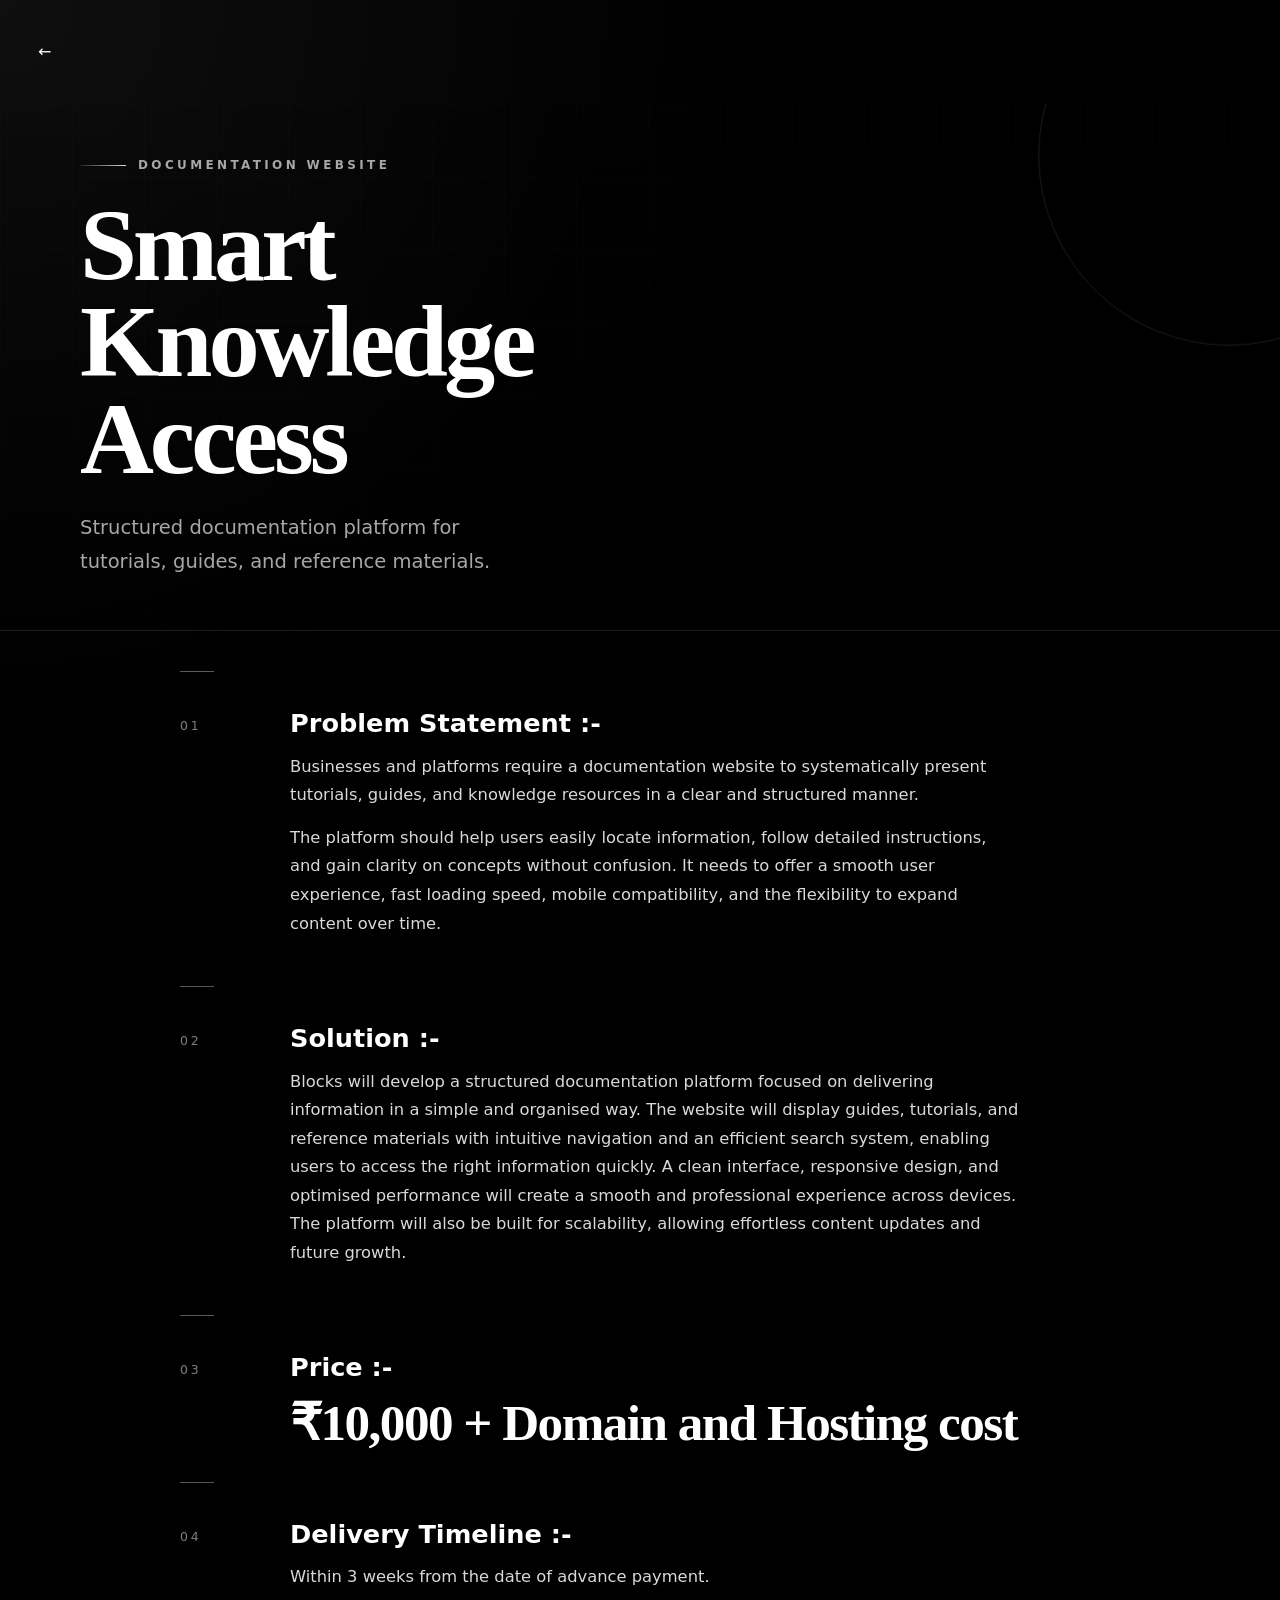
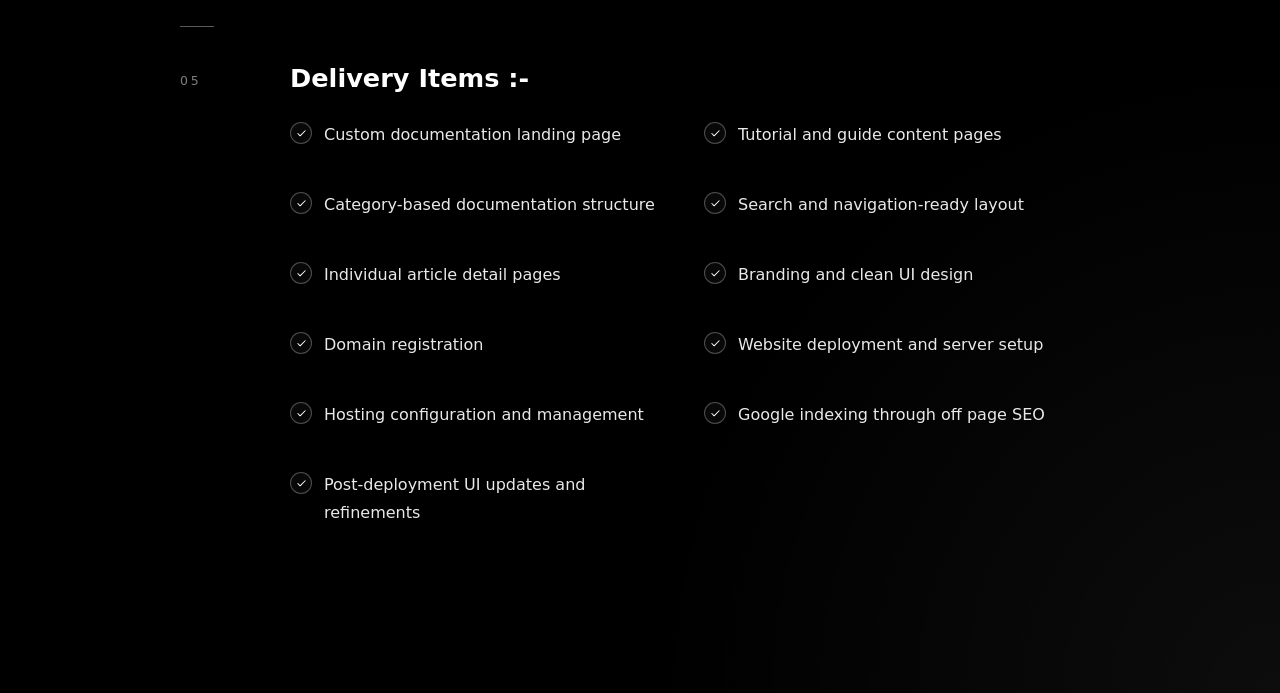
<file: services/documentation-website.html>
<!DOCTYPE html>
<html lang="en">
<head>
<meta charset="UTF-8" />
<meta name="viewport" content="width=device-width, initial-scale=1.0" />
<title>Documentation Website</title>

<style>
    :root{
        --bg:#000000;
        --bg-soft:#0a0a0a;
        --line:#1c1c1c;
        --text:#f5f5f5;
        --muted:#a7a7a7;
        --muted-2:#7d7d7d;
        --accent:#ffffff;
    }

    *{
        box-sizing:border-box;
        margin:0;
        padding:0;
    }

    html{
        scroll-behavior:smooth;
    }

    body{
        background:
            radial-gradient(circle at top left, rgba(255,255,255,0.06), transparent 28%),
            radial-gradient(circle at bottom right, rgba(255,255,255,0.05), transparent 24%),
            var(--bg);
        color:var(--text);
        font-family: Inter, system-ui, -apple-system, BlinkMacSystemFont, "Segoe UI", sans-serif;
        line-height:1.75;
        overflow-x:hidden;
    }

    .hero{
        display:flex;
        align-items:flex-end;
        padding:clamp(28px, 4vw, 56px);
        position:relative;
        overflow:hidden;
    }

    .hero::before{
        content:"";
        position:absolute;
        inset:0;
        background:
            linear-gradient(180deg, rgba(0,0,0,0.18) 0%, rgba(0,0,0,0.75) 100%),
            linear-gradient(90deg, rgba(255,255,255,0.045) 1px, transparent 1px),
            linear-gradient(rgba(255,255,255,0.045) 1px, transparent 1px);
        background-size:auto, 72px 72px, 72px 72px;
        opacity:.35;
        pointer-events:none;
    }

    .hero::after{
        content:"";
        position:absolute;
        right:-140px;
        top:-140px;
        width:380px;
        height:380px;
        border-radius:50%;
        border:1px solid rgba(255,255,255,0.08);
        box-shadow:0 0 0 1px rgba(255,255,255,0.03) inset;
        pointer-events:none;
    }

    .hero-inner{
        position:relative;
        z-index:1;
        width:min(1120px, 100%);
        margin:0 auto;
    }

    .eyebrow{
        display:flex;
        align-items:center;
        gap:12px;
        margin-bottom:22px;
        color:var(--muted);
        letter-spacing:.28em;
        text-transform:uppercase;
        font-size:.75rem;
        font-weight:600;
    }

    .eyebrow::before{
        content:"";
        width:46px;
        height:1px;
        background:linear-gradient(90deg, rgba(255,255,255,0.1), rgba(255,255,255,0.85));
    }

    .hero h1{
        max-width:11ch;
        font-family: Georgia, "Times New Roman", serif;
        font-size:clamp(3.1rem, 8vw, 7rem);
        line-height:.94;
        letter-spacing:-0.04em;
        font-weight:600;
        color:#fff;
        text-wrap:balance;
    }

    .hero p{
        max-width:720px;
        margin-top:24px;
        font-size:clamp(1.02rem, 1.8vw, 1.22rem);
        color:var(--muted);
        text-wrap:balance;
    }

    .hero-meta{
        display:flex;
        flex-wrap:wrap;
        gap:12px 18px;
        margin-top:30px;
        padding-top:18px;
        border-top:1px solid var(--line);
        color:#d8d8d8;
        font-size:.92rem;
    }

    .hero-meta span{
        display:inline-flex;
        align-items:center;
        gap:10px;
    }

    .hero-meta span::before{
        content:"";
        width:6px;
        height:6px;
        border-radius:50%;
        background:#fff;
        opacity:.9;
    }

    .page{
        width:min(920px, calc(100% - 40px));
        margin:0 auto;
        padding:40px 0 90px;
    }

    .section{
        padding:38px 0 34px;
        position:relative;
    }

    .section::before{
        content:"";
        position:absolute;
        left:0;
        top:0;
        width:34px;
        height:1px;
        background:rgba(255,255,255,0.35);
    }

    .section-head{
        display:grid;
        grid-template-columns: 92px 1fr;
        gap:18px;
        align-items:start;
        margin-bottom:14px;
    }

    .section-no{
        font-size:.78rem;
        letter-spacing:.22em;
        text-transform:uppercase;
        color:var(--muted-2);
        padding-top:6px;
    }

    .section-title{
        font-size:clamp(1.35rem, 2vw, 1.8rem);
        line-height:1.15;
        font-weight:650;
        color:#fff;
    }

    .section-body{
        padding-left:110px;
        max-width:840px;
    }

    .section-body p{
        margin-bottom:14px;
        color:#d9d9d9;
        font-size:1.02rem;
    }

    .section-body strong{
        color:#fff;
        font-weight:700;
    }

    .price-wrap{
        display:flex;
        flex-wrap:wrap;
        align-items:baseline;
        gap:16px 20px;
        padding-left:110px;
    }

    .price{
        font-family: Georgia, "Times New Roman", serif;
        font-size:clamp(2rem, 4vw, 3.4rem);
        line-height:1;
        font-weight:600;
        letter-spacing:-0.03em;
        color:#fff;
    }

    .price-note{
        color:var(--muted);
        font-size:1rem;
        max-width:40ch;
    }

    .timeline{
        padding-left:110px;
        color:#d9d9d9;
        font-size:1.02rem;
    }

    .deliverables{
        padding-left:110px;
        display:grid;
        grid-template-columns:repeat(2, minmax(0, 1fr));
        gap:14px 18px;
        list-style:none;
        margin-top:8px;
    }

    .deliverables li{
        display:flex;
        gap:12px;
        align-items:flex-start;
        padding:14px 0;
        color:#ececec;
    }

    .deliverables li:last-child{
        border-bottom:none;
    }

    .icon{
        flex:0 0 22px;
        width:22px;
        height:22px;
        border:1px solid rgba(255,255,255,0.28);
        border-radius:999px;
        display:inline-grid;
        place-items:center;
        margin-top:1px;
        color:#fff;
        background:rgba(255,255,255,0.03);
    }

    .icon svg{
        width:11px;
        height:11px;
        stroke:currentColor;
        stroke-width:2.2;
        fill:none;
        stroke-linecap:round;
        stroke-linejoin:round;
    }

    .deliverables span.text{
        display:block;
        color:#e9e9e9;
    }

    .closing-space{
        height:28px;
    }

    @media (max-width: 820px){
        .hero{
            min-height:auto;
            padding-bottom:72px;
        }

        .section-head,
        .section-body,
        .price-wrap,
        .timeline,
        .deliverables{
            padding-left:0;
        }

        .section-head{
            grid-template-columns:1fr;
            gap:8px;
        }

        .deliverables{
            grid-template-columns:1fr;
        }

        .hero h1{
            max-width:12ch;
        }
    }

    @media (max-width: 520px){

        .page{
            width:min(920px, calc(100% - 28px));
        }

        .hero p{
            margin-top:18px;
            font-size:1rem;
        }

        .hero-meta{
            gap:10px 14px;
        }
    }

.back-link{
  padding:clamp(38px, 2vw, 44px);
}
.back-link a{
    color: white;
    text-decoration: none;
}
.hero{
    border-bottom:1px solid var(--line);
}
</style>
</head>
<body>
   <div class="back-link">
        <a href="../index.html">&#8592;</a>
    </div>

<section class="hero">
    <div class="hero-inner">
        <div class="eyebrow">Documentation Website</div>
        <h1>Smart Knowledge Access</h1>
        <p>Structured documentation platform for tutorials, guides, and reference materials.</p>
    </div>
</section>

<main class="page">

    <section class="section">
        <div class="section-head">
            <div class="section-no">01</div>
            <div class="section-title">Problem Statement :-</div>
        </div>
        <div class="section-body">
            <p>Businesses and platforms require a documentation website to systematically present tutorials, guides, and knowledge resources in a clear and structured manner.</p>
            <p>The platform should help users easily locate information, follow detailed instructions, and gain clarity on concepts without confusion. It needs to offer a smooth user experience, fast loading speed, mobile compatibility, and the flexibility to expand content over time.</p>
        </div>
    </section>

    <section class="section">
        <div class="section-head">
            <div class="section-no">02</div>
            <div class="section-title">Solution :-</div>
        </div>
        <div class="section-body">
            <p>Blocks will develop a structured documentation platform focused on delivering information in a simple and organised way. The website will display guides, tutorials, and reference materials with intuitive navigation and an efficient search system, enabling users to access the right information quickly. A clean interface, responsive design, and optimised performance will create a smooth and professional experience across devices. The platform will also be built for scalability, allowing effortless content updates and future growth.</p>
        </div>
    </section>

    <section class="section">
        <div class="section-head">
            <div class="section-no">03</div>
            <div class="section-title">Price :-</div>
        </div>
        <div class="price-wrap">
            <div class="price">₹10,000 + Domain and Hosting cost</div>
        </div>
    </section>

    <section class="section">
        <div class="section-head">
            <div class="section-no">04</div>
            <div class="section-title">Delivery Timeline :-</div>
        </div>
        <div class="timeline">
            Within 3 weeks from the date of advance payment.
        </div>
    </section>

    <section class="section">
        <div class="section-head">
            <div class="section-no">05</div>
            <div class="section-title">Delivery Items :-</div>
        </div>

        <ul class="deliverables">
            <li>
                <span class="icon" aria-hidden="true">
                    <svg viewBox="0 0 24 24"><path d="M20 6 9 17l-5-5"/></svg>
                </span>
                <span class="text">Custom documentation landing page</span>
            </li>
            <li>
                <span class="icon" aria-hidden="true">
                    <svg viewBox="0 0 24 24"><path d="M20 6 9 17l-5-5"/></svg>
                </span>
                <span class="text">Tutorial and guide content pages</span>
            </li>
            <li>
                <span class="icon" aria-hidden="true">
                    <svg viewBox="0 0 24 24"><path d="M20 6 9 17l-5-5"/></svg>
                </span>
                <span class="text">Category-based documentation structure</span>
            </li>
            <li>
                <span class="icon" aria-hidden="true">
                    <svg viewBox="0 0 24 24"><path d="M20 6 9 17l-5-5"/></svg>
                </span>
                <span class="text">Search and navigation-ready layout</span>
            </li>
            <li>
                <span class="icon" aria-hidden="true">
                    <svg viewBox="0 0 24 24"><path d="M20 6 9 17l-5-5"/></svg>
                </span>
                <span class="text">Individual article detail pages</span>
            </li>
            <li>
                <span class="icon" aria-hidden="true">
                    <svg viewBox="0 0 24 24"><path d="M20 6 9 17l-5-5"/></svg>
                </span>
                <span class="text">Branding and clean UI design</span>
            </li>
            <li>
                <span class="icon" aria-hidden="true">
                    <svg viewBox="0 0 24 24"><path d="M20 6 9 17l-5-5"/></svg>
                </span>
                <span class="text">Domain registration</span>
            </li>
            <li>
                <span class="icon" aria-hidden="true">
                    <svg viewBox="0 0 24 24"><path d="M20 6 9 17l-5-5"/></svg>
                </span>
                <span class="text">Website deployment and server setup</span>
            </li>
            <li>
                <span class="icon" aria-hidden="true">
                    <svg viewBox="0 0 24 24"><path d="M20 6 9 17l-5-5"/></svg>
                </span>
                <span class="text">Hosting configuration and management</span>
            </li>
            <li>
                <span class="icon" aria-hidden="true">
                    <svg viewBox="0 0 24 24"><path d="M20 6 9 17l-5-5"/></svg>
                </span>
                <span class="text">Google indexing through off page SEO</span>
            </li>
            <li>
                <span class="icon" aria-hidden="true">
                    <svg viewBox="0 0 24 24"><path d="M20 6 9 17l-5-5"/></svg>
                </span>
                <span class="text">Post-deployment UI updates and refinements</span>
            </li>
        </ul>
    </section>

    <div class="closing-space"></div>
</main>

</body>
</html>
</file>
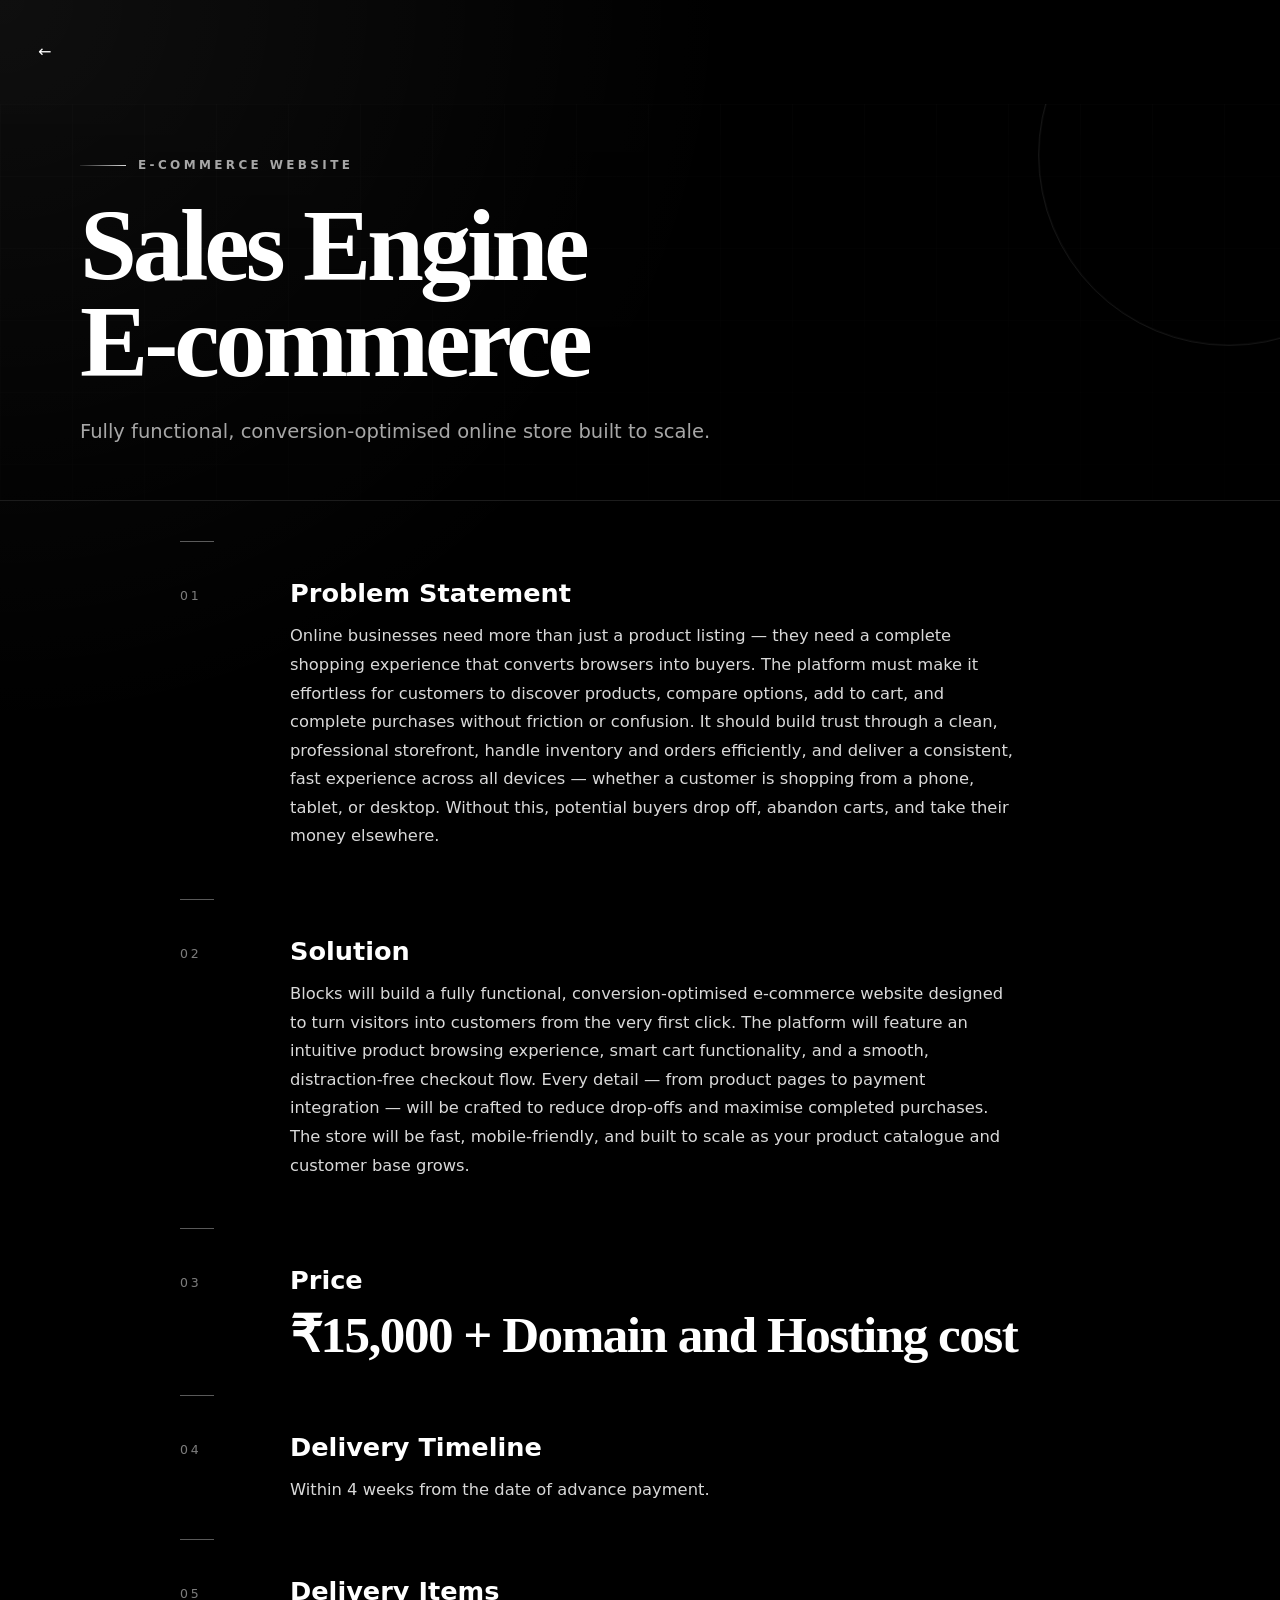
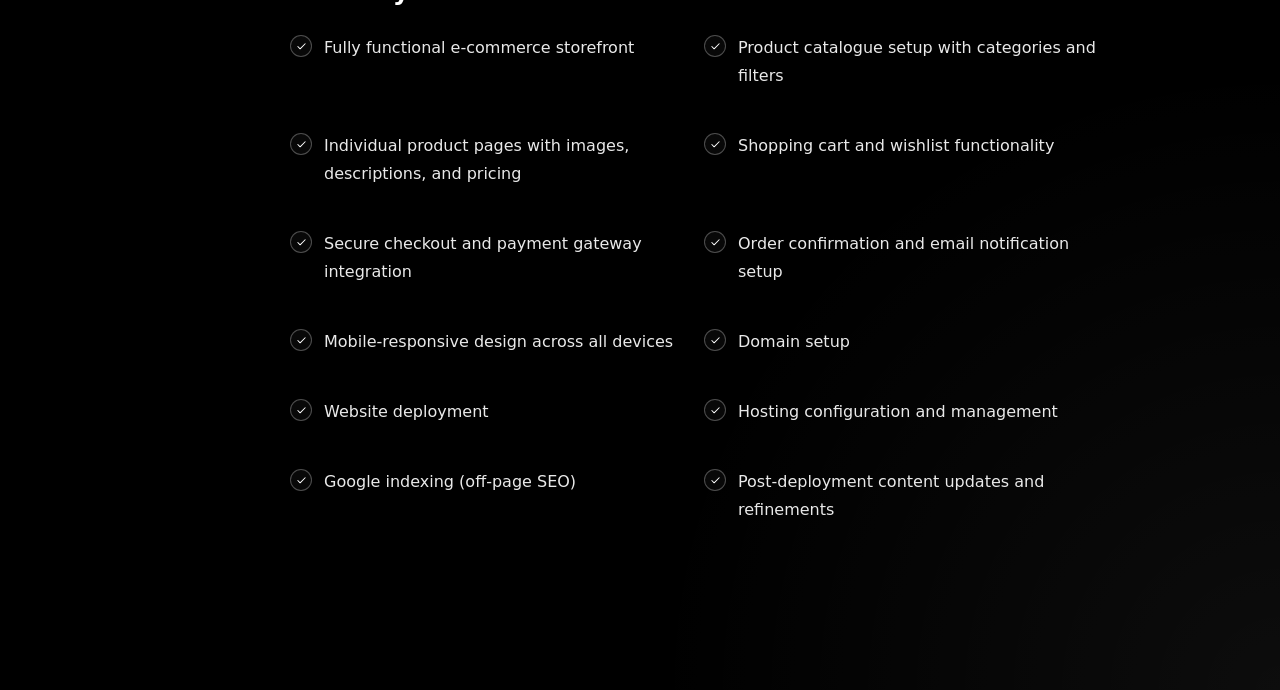
<file: services/e-commerce-website.html>
<!DOCTYPE html>
<html lang="en">
<head>
<meta charset="UTF-8" />
<meta name="viewport" content="width=device-width, initial-scale=1.0" />
<title>E-commerce Website</title>

<style>
    :root{
        --bg:#000000;
        --bg-soft:#0a0a0a;
        --line:#1c1c1c;
        --text:#f5f5f5;
        --muted:#a7a7a7;
        --muted-2:#7d7d7d;
        --accent:#ffffff;
    }

    *{
        box-sizing:border-box;
        margin:0;
        padding:0;
    }

    html{
        scroll-behavior:smooth;
    }

    body{
        background:
            radial-gradient(circle at top left, rgba(255,255,255,0.06), transparent 28%),
            radial-gradient(circle at bottom right, rgba(255,255,255,0.05), transparent 24%),
            var(--bg);
        color:var(--text);
        font-family: Inter, system-ui, -apple-system, BlinkMacSystemFont, "Segoe UI", sans-serif;
        line-height:1.75;
        overflow-x:hidden;
    }

    .hero{
        display:flex;
        align-items:flex-end;
        padding:clamp(28px, 4vw, 56px);
        position:relative;
        overflow:hidden;
    }

    .hero::before{
        content:"";
        position:absolute;
        inset:0;
        background:
            linear-gradient(180deg, rgba(0,0,0,0.18) 0%, rgba(0,0,0,0.75) 100%),
            linear-gradient(90deg, rgba(255,255,255,0.045) 1px, transparent 1px),
            linear-gradient(rgba(255,255,255,0.045) 1px, transparent 1px);
        background-size:auto, 72px 72px, 72px 72px;
        opacity:.35;
        pointer-events:none;
    }

    .hero::after{
        content:"";
        position:absolute;
        right:-140px;
        top:-140px;
        width:380px;
        height:380px;
        border-radius:50%;
        border:1px solid rgba(255,255,255,0.08);
        box-shadow:0 0 0 1px rgba(255,255,255,0.03) inset;
        pointer-events:none;
    }

    .hero-inner{
        position:relative;
        z-index:1;
        width:min(1120px, 100%);
        margin:0 auto;
    }

    .eyebrow{
        display:flex;
        align-items:center;
        gap:12px;
        margin-bottom:22px;
        color:var(--muted);
        letter-spacing:.28em;
        text-transform:uppercase;
        font-size:.75rem;
        font-weight:600;
    }

    .eyebrow::before{
        content:"";
        width:46px;
        height:1px;
        background:linear-gradient(90deg, rgba(255,255,255,0.1), rgba(255,255,255,0.85));
    }

    .hero h1{
        max-width:11ch;
        font-family: Georgia, "Times New Roman", serif;
        font-size:clamp(3.1rem, 8vw, 7rem);
        line-height:.94;
        letter-spacing:-0.04em;
        font-weight:600;
        color:#fff;
        text-wrap:balance;
    }

    .hero p{
        max-width:720px;
        margin-top:24px;
        font-size:clamp(1.02rem, 1.8vw, 1.22rem);
        color:var(--muted);
        text-wrap:balance;
    }

    .page{
        width:min(920px, calc(100% - 40px));
        margin:0 auto;
        padding:40px 0 90px;
    }

    .section{
        padding:38px 0 34px;
        position:relative;
    }

    .section::before{
        content:"";
        position:absolute;
        left:0;
        top:0;
        width:34px;
        height:1px;
        background:rgba(255,255,255,0.35);
    }

    .section-head{
        display:grid;
        grid-template-columns: 92px 1fr;
        gap:18px;
        align-items:start;
        margin-bottom:14px;
    }

    .section-no{
        font-size:.78rem;
        letter-spacing:.22em;
        text-transform:uppercase;
        color:var(--muted-2);
        padding-top:6px;
    }

    .section-title{
        font-size:clamp(1.35rem, 2vw, 1.8rem);
        line-height:1.15;
        font-weight:650;
        color:#fff;
    }

    .section-body{
        padding-left:110px;
        max-width:840px;
    }

    .section-body p{
        margin-bottom:14px;
        color:#d9d9d9;
        font-size:1.02rem;
    }

    .price-wrap{
        display:flex;
        flex-wrap:wrap;
        align-items:baseline;
        gap:16px 20px;
        padding-left:110px;
    }

    .price{
        font-family: Georgia, "Times New Roman", serif;
        font-size:clamp(2rem, 4vw, 3.4rem);
        line-height:1;
        font-weight:600;
        letter-spacing:-0.03em;
        color:#fff;
    }

    .timeline{
        padding-left:110px;
        color:#d9d9d9;
        font-size:1.02rem;
    }

    .deliverables{
        padding-left:110px;
        display:grid;
        grid-template-columns:repeat(2, minmax(0, 1fr));
        gap:14px 18px;
        list-style:none;
        margin-top:8px;
    }

    .deliverables li{
        display:flex;
        gap:12px;
        align-items:flex-start;
        padding:14px 0;
        color:#ececec;
    }

    .icon{
        flex:0 0 22px;
        width:22px;
        height:22px;
        border:1px solid rgba(255,255,255,0.28);
        border-radius:999px;
        display:inline-grid;
        place-items:center;
        margin-top:1px;
        color:#fff;
        background:rgba(255,255,255,0.03);
    }

    .icon svg{
        width:11px;
        height:11px;
        stroke:currentColor;
        stroke-width:2.2;
        fill:none;
        stroke-linecap:round;
        stroke-linejoin:round;
    }

    .deliverables span.text{
        display:block;
        color:#e9e9e9;
    }

    .closing-space{
        height:28px;
    }

    @media (max-width: 820px){
        .hero{
            min-height:auto;
            padding-bottom:72px;
        }

        .section-head,
        .section-body,
        .price-wrap,
        .timeline,
        .deliverables{
            padding-left:0;
        }

        .section-head{
            grid-template-columns:1fr;
            gap:8px;
        }

        .deliverables{
            grid-template-columns:1fr;
        }

        .hero h1{
            max-width:12ch;
        }
    }

    @media (max-width: 520px){

        .page{
            width:min(920px, calc(100% - 28px));
        }

        .hero p{
            margin-top:18px;
            font-size:1rem;
        }

        .hero-meta{
            gap:10px 14px;
        }
    }

.back-link{
  padding:clamp(38px, 2vw, 44px);
}
.back-link a{
    color: white;
    text-decoration: none;
}
.hero{
    border-bottom:1px solid var(--line);
}
</style>
</head>
<body>
   <div class="back-link">
        <a href="../index.html">&#8592;</a>
    </div>

<section class="hero">
    <div class="hero-inner">
        <div class="eyebrow">E-commerce Website</div>
        <h1>Sales Engine E-commerce</h1>
        <p>Fully functional, conversion-optimised online store built to scale.</p>
    </div>
</section>

<main class="page">

    <section class="section">
        <div class="section-head">
            <div class="section-no">01</div>
            <div class="section-title">Problem Statement</div>
        </div>
        <div class="section-body">
            <p>Online businesses need more than just a product listing — they need a complete shopping experience that converts browsers into buyers. The platform must make it effortless for customers to discover products, compare options, add to cart, and complete purchases without friction or confusion. It should build trust through a clean, professional storefront, handle inventory and orders efficiently, and deliver a consistent, fast experience across all devices — whether a customer is shopping from a phone, tablet, or desktop. Without this, potential buyers drop off, abandon carts, and take their money elsewhere.</p>
        </div>
    </section>

    <section class="section">
        <div class="section-head">
            <div class="section-no">02</div>
            <div class="section-title">Solution</div>
        </div>
        <div class="section-body">
            <p>Blocks will build a fully functional, conversion-optimised e-commerce website designed to turn visitors into customers from the very first click. The platform will feature an intuitive product browsing experience, smart cart functionality, and a smooth, distraction-free checkout flow. Every detail — from product pages to payment integration — will be crafted to reduce drop-offs and maximise completed purchases. The store will be fast, mobile-friendly, and built to scale as your product catalogue and customer base grows.</p>
        </div>
    </section>

    <section class="section">
        <div class="section-head">
            <div class="section-no">03</div>
            <div class="section-title">Price</div>
        </div>
        <div class="price-wrap">
            <div class="price">₹15,000 + Domain and Hosting cost</div>
        </div>
    </section>

    <section class="section">
        <div class="section-head">
            <div class="section-no">04</div>
            <div class="section-title">Delivery Timeline</div>
        </div>
        <div class="timeline">
            Within 4 weeks from the date of advance payment.
        </div>
    </section>

    <section class="section">
        <div class="section-head">
            <div class="section-no">05</div>
            <div class="section-title">Delivery Items</div>
        </div>

        <ul class="deliverables">
            <li>
                <span class="icon" aria-hidden="true">
                    <svg viewBox="0 0 24 24"><path d="M20 6 9 17l-5-5"/></svg>
                </span>
                <span class="text">Fully functional e-commerce storefront</span>
            </li>
            <li>
                <span class="icon" aria-hidden="true">
                    <svg viewBox="0 0 24 24"><path d="M20 6 9 17l-5-5"/></svg>
                </span>
                <span class="text">Product catalogue setup with categories and filters</span>
            </li>
            <li>
                <span class="icon" aria-hidden="true">
                    <svg viewBox="0 0 24 24"><path d="M20 6 9 17l-5-5"/></svg>
                </span>
                <span class="text">Individual product pages with images, descriptions, and pricing</span>
            </li>
            <li>
                <span class="icon" aria-hidden="true">
                    <svg viewBox="0 0 24 24"><path d="M20 6 9 17l-5-5"/></svg>
                </span>
                <span class="text">Shopping cart and wishlist functionality</span>
            </li>
            <li>
                <span class="icon" aria-hidden="true">
                    <svg viewBox="0 0 24 24"><path d="M20 6 9 17l-5-5"/></svg>
                </span>
                <span class="text">Secure checkout and payment gateway integration</span>
            </li>
            <li>
                <span class="icon" aria-hidden="true">
                    <svg viewBox="0 0 24 24"><path d="M20 6 9 17l-5-5"/></svg>
                </span>
                <span class="text">Order confirmation and email notification setup</span>
            </li>
            <li>
                <span class="icon" aria-hidden="true">
                    <svg viewBox="0 0 24 24"><path d="M20 6 9 17l-5-5"/></svg>
                </span>
                <span class="text">Mobile-responsive design across all devices</span>
            </li>
            <li>
                <span class="icon" aria-hidden="true">
                    <svg viewBox="0 0 24 24"><path d="M20 6 9 17l-5-5"/></svg>
                </span>
                <span class="text">Domain setup</span>
            </li>
            <li>
                <span class="icon" aria-hidden="true">
                    <svg viewBox="0 0 24 24"><path d="M20 6 9 17l-5-5"/></svg>
                </span>
                <span class="text">Website deployment</span>
            </li>
            <li>
                <span class="icon" aria-hidden="true">
                    <svg viewBox="0 0 24 24"><path d="M20 6 9 17l-5-5"/></svg>
                </span>
                <span class="text">Hosting configuration and management</span>
            </li>
            <li>
                <span class="icon" aria-hidden="true">
                    <svg viewBox="0 0 24 24"><path d="M20 6 9 17l-5-5"/></svg>
                </span>
                <span class="text">Google indexing (off-page SEO)</span>
            </li>
            <li>
                <span class="icon" aria-hidden="true">
                    <svg viewBox="0 0 24 24"><path d="M20 6 9 17l-5-5"/></svg>
                </span>
                <span class="text">Post-deployment content updates and refinements</span>
            </li>
        </ul>
    </section>

    <div class="closing-space"></div>
</main>

</body>
</html>
</file>
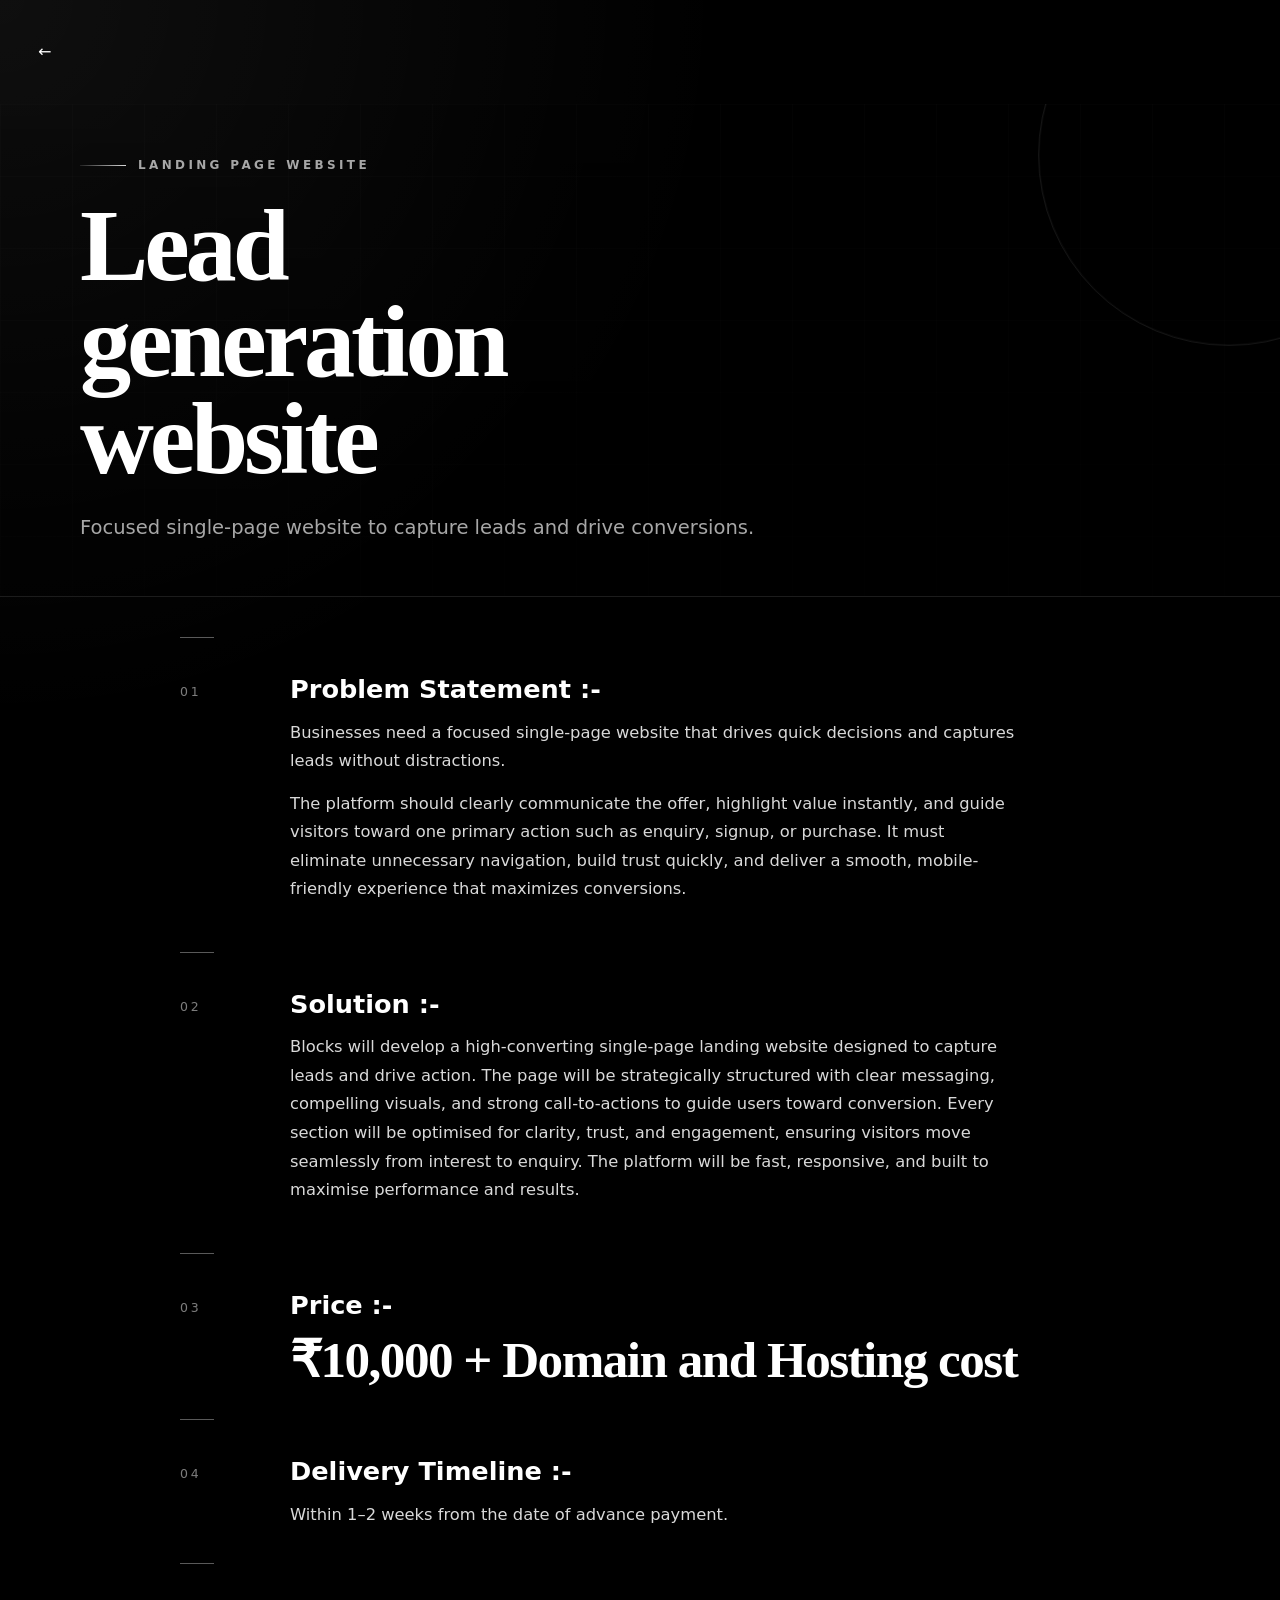
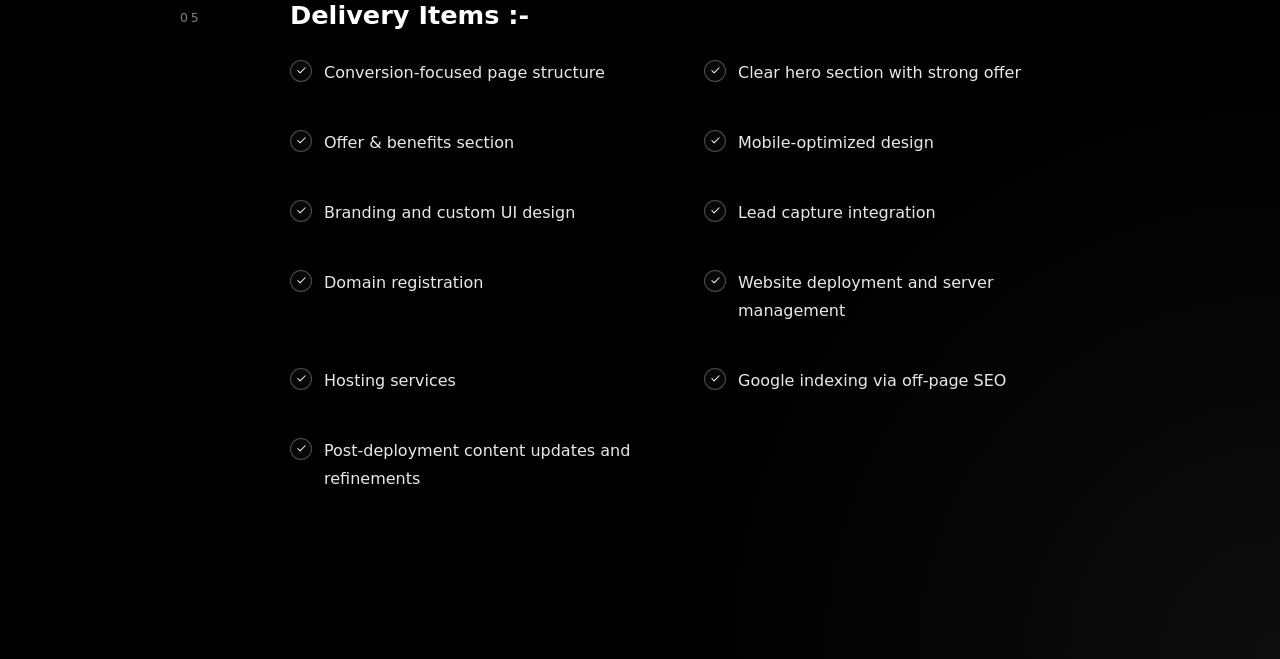
<file: services/landing-page.html>
<!DOCTYPE html>
<html lang="en">
<head>
<meta charset="UTF-8" />
<meta name="viewport" content="width=device-width, initial-scale=1.0" />
<title>Landing Page Website</title>

<style>
    :root{
        --bg:#000000;
        --bg-soft:#0a0a0a;
        --line:#1c1c1c;
        --text:#f5f5f5;
        --muted:#a7a7a7;
        --muted-2:#7d7d7d;
        --accent:#ffffff;
    }

    *{
        box-sizing:border-box;
        margin:0;
        padding:0;
    }

    html{
        scroll-behavior:smooth;
    }

    body{
        background:
            radial-gradient(circle at top left, rgba(255,255,255,0.06), transparent 28%),
            radial-gradient(circle at bottom right, rgba(255,255,255,0.05), transparent 24%),
            var(--bg);
        color:var(--text);
        font-family: Inter, system-ui, -apple-system, BlinkMacSystemFont, "Segoe UI", sans-serif;
        line-height:1.75;
        overflow-x:hidden;
    }

    .hero{
        display:flex;
        align-items:flex-end;
        padding:clamp(28px, 4vw, 56px);
        position:relative;
        overflow:hidden;
    }

    .hero::before{
        content:"";
        position:absolute;
        inset:0;
        background:
            linear-gradient(180deg, rgba(0,0,0,0.18) 0%, rgba(0,0,0,0.75) 100%),
            linear-gradient(90deg, rgba(255,255,255,0.045) 1px, transparent 1px),
            linear-gradient(rgba(255,255,255,0.045) 1px, transparent 1px);
        background-size:auto, 72px 72px, 72px 72px;
        opacity:.35;
        pointer-events:none;
    }

    .hero::after{
        content:"";
        position:absolute;
        right:-140px;
        top:-140px;
        width:380px;
        height:380px;
        border-radius:50%;
        border:1px solid rgba(255,255,255,0.08);
        box-shadow:0 0 0 1px rgba(255,255,255,0.03) inset;
        pointer-events:none;
    }

    .hero-inner{
        position:relative;
        z-index:1;
        width:min(1120px, 100%);
        margin:0 auto;
    }

    .eyebrow{
        display:flex;
        align-items:center;
        gap:12px;
        margin-bottom:22px;
        color:var(--muted);
        letter-spacing:.28em;
        text-transform:uppercase;
        font-size:.75rem;
        font-weight:600;
    }

    .eyebrow::before{
        content:"";
        width:46px;
        height:1px;
        background:linear-gradient(90deg, rgba(255,255,255,0.1), rgba(255,255,255,0.85));
    }

    .hero h1{
        max-width:11ch;
        font-family: Georgia, "Times New Roman", serif;
        font-size:clamp(3.1rem, 8vw, 7rem);
        line-height:.94;
        letter-spacing:-0.04em;
        font-weight:600;
        color:#fff;
        text-wrap:balance;
    }

    .hero p{
        max-width:720px;
        margin-top:24px;
        font-size:clamp(1.02rem, 1.8vw, 1.22rem);
        color:var(--muted);
        text-wrap:balance;
    }

    .page{
        width:min(920px, calc(100% - 40px));
        margin:0 auto;
        padding:40px 0 90px;
    }

    .section{
        padding:38px 0 34px;
        position:relative;
    }

    .section::before{
        content:"";
        position:absolute;
        left:0;
        top:0;
        width:34px;
        height:1px;
        background:rgba(255,255,255,0.35);
    }

    .section-head{
        display:grid;
        grid-template-columns: 92px 1fr;
        gap:18px;
        align-items:start;
        margin-bottom:14px;
    }

    .section-no{
        font-size:.78rem;
        letter-spacing:.22em;
        text-transform:uppercase;
        color:var(--muted-2);
        padding-top:6px;
    }

    .section-title{
        font-size:clamp(1.35rem, 2vw, 1.8rem);
        line-height:1.15;
        font-weight:650;
        color:#fff;
    }

    .section-body{
        padding-left:110px;
        max-width:840px;
    }

    .section-body p{
        margin-bottom:14px;
        color:#d9d9d9;
        font-size:1.02rem;
    }

    .price-wrap{
        display:flex;
        flex-wrap:wrap;
        align-items:baseline;
        gap:16px 20px;
        padding-left:110px;
    }

    .price{
        font-family: Georgia, "Times New Roman", serif;
        font-size:clamp(2rem, 4vw, 3.4rem);
        line-height:1;
        font-weight:600;
        letter-spacing:-0.03em;
        color:#fff;
    }

    .timeline{
        padding-left:110px;
        color:#d9d9d9;
        font-size:1.02rem;
    }

    .deliverables{
        padding-left:110px;
        display:grid;
        grid-template-columns:repeat(2, minmax(0, 1fr));
        gap:14px 18px;
        list-style:none;
        margin-top:8px;
    }

    .deliverables li{
        display:flex;
        gap:12px;
        align-items:flex-start;
        padding:14px 0;
        color:#ececec;
    }

    .icon{
        flex:0 0 22px;
        width:22px;
        height:22px;
        border:1px solid rgba(255,255,255,0.28);
        border-radius:999px;
        display:inline-grid;
        place-items:center;
        margin-top:1px;
        color:#fff;
        background:rgba(255,255,255,0.03);
    }

    .icon svg{
        width:11px;
        height:11px;
        stroke:currentColor;
        stroke-width:2.2;
        fill:none;
        stroke-linecap:round;
        stroke-linejoin:round;
    }

    .deliverables span.text{
        display:block;
        color:#e9e9e9;
    }

    .closing-space{
        height:28px;
    }

    @media (max-width: 820px){
        .hero{
            min-height:auto;
            padding-bottom:72px;
        }

        .section-head,
        .section-body,
        .price-wrap,
        .timeline,
        .deliverables{
            padding-left:0;
        }

        .section-head{
            grid-template-columns:1fr;
            gap:8px;
        }

        .deliverables{
            grid-template-columns:1fr;
        }

        .hero h1{
            max-width:12ch;
        }
    }

    @media (max-width: 520px){

        .page{
            width:min(920px, calc(100% - 28px));
        }

        .hero p{
            margin-top:18px;
            font-size:1rem;
        }

        .hero-meta{
            gap:10px 14px;
        }
    }

.back-link{
  padding:clamp(38px, 2vw, 44px);
}
.back-link a{
    color: white;
    text-decoration: none;
}
.hero{
    border-bottom:1px solid var(--line);
}
</style>
</head>
<body>
   <div class="back-link">
        <a href="../index.html">&#8592;</a>
    </div>

<section class="hero">
    <div class="hero-inner">
        <div class="eyebrow">Landing Page Website</div>
        <h1>Lead generation website</h1>
        <p>Focused single-page website to capture leads and drive conversions.</p>
    </div>
</section>

<main class="page">

    <section class="section">
        <div class="section-head">
            <div class="section-no">01</div>
            <div class="section-title">Problem Statement :-</div>
        </div>
        <div class="section-body">
            <p>Businesses need a focused single-page website that drives quick decisions and captures leads without distractions.</p>
            <p>The platform should clearly communicate the offer, highlight value instantly, and guide visitors toward one primary action such as enquiry, signup, or purchase. It must eliminate unnecessary navigation, build trust quickly, and deliver a smooth, mobile-friendly experience that maximizes conversions.</p>
        </div>
    </section>

    <section class="section">
        <div class="section-head">
            <div class="section-no">02</div>
            <div class="section-title">Solution :-</div>
        </div>
        <div class="section-body">
            <p>Blocks will develop a high-converting single-page landing website designed to capture leads and drive action. The page will be strategically structured with clear messaging, compelling visuals, and strong call-to-actions to guide users toward conversion. Every section will be optimised for clarity, trust, and engagement, ensuring visitors move seamlessly from interest to enquiry. The platform will be fast, responsive, and built to maximise performance and results.</p>
        </div>
    </section>

    <section class="section">
        <div class="section-head">
            <div class="section-no">03</div>
            <div class="section-title">Price :-</div>
        </div>
        <div class="price-wrap">
            <div class="price">₹10,000 + Domain and Hosting cost</div>
        </div>
    </section>

    <section class="section">
        <div class="section-head">
            <div class="section-no">04</div>
            <div class="section-title">Delivery Timeline :-</div>
        </div>
        <div class="timeline">
            Within 1–2 weeks from the date of advance payment.
        </div>
    </section>

    <section class="section">
        <div class="section-head">
            <div class="section-no">05</div>
            <div class="section-title">Delivery Items :-</div>
        </div>

        <ul class="deliverables">
            <li>
                <span class="icon" aria-hidden="true">
                    <svg viewBox="0 0 24 24"><path d="M20 6 9 17l-5-5"/></svg>
                </span>
                <span class="text">Conversion-focused page structure</span>
            </li>
            <li>
                <span class="icon" aria-hidden="true">
                    <svg viewBox="0 0 24 24"><path d="M20 6 9 17l-5-5"/></svg>
                </span>
                <span class="text">Clear hero section with strong offer</span>
            </li>
            <li>
                <span class="icon" aria-hidden="true">
                    <svg viewBox="0 0 24 24"><path d="M20 6 9 17l-5-5"/></svg>
                </span>
                <span class="text">Offer & benefits section</span>
            </li>
            <li>
                <span class="icon" aria-hidden="true">
                    <svg viewBox="0 0 24 24"><path d="M20 6 9 17l-5-5"/></svg>
                </span>
                <span class="text">Mobile-optimized design</span>
            </li>
            <li>
                <span class="icon" aria-hidden="true">
                    <svg viewBox="0 0 24 24"><path d="M20 6 9 17l-5-5"/></svg>
                </span>
                <span class="text">Branding and custom UI design</span>
            </li>
            <li>
                <span class="icon" aria-hidden="true">
                    <svg viewBox="0 0 24 24"><path d="M20 6 9 17l-5-5"/></svg>
                </span>
                <span class="text">Lead capture integration</span>
            </li>
            <li>
                <span class="icon" aria-hidden="true">
                    <svg viewBox="0 0 24 24"><path d="M20 6 9 17l-5-5"/></svg>
                </span>
                <span class="text">Domain registration</span>
            </li>
            <li>
                <span class="icon" aria-hidden="true">
                    <svg viewBox="0 0 24 24"><path d="M20 6 9 17l-5-5"/></svg>
                </span>
                <span class="text">Website deployment and server management</span>
            </li>
            <li>
                <span class="icon" aria-hidden="true">
                    <svg viewBox="0 0 24 24"><path d="M20 6 9 17l-5-5"/></svg>
                </span>
                <span class="text">Hosting services</span>
            </li>
            <li>
                <span class="icon" aria-hidden="true">
                    <svg viewBox="0 0 24 24"><path d="M20 6 9 17l-5-5"/></svg>
                </span>
                <span class="text">Google indexing via off-page SEO</span>
            </li>
            <li>
                <span class="icon" aria-hidden="true">
                    <svg viewBox="0 0 24 24"><path d="M20 6 9 17l-5-5"/></svg>
                </span>
                <span class="text">Post-deployment content updates and refinements</span>
            </li>
        </ul>
    </section>

    <div class="closing-space"></div>
</main>

</body>
</html>
</file>
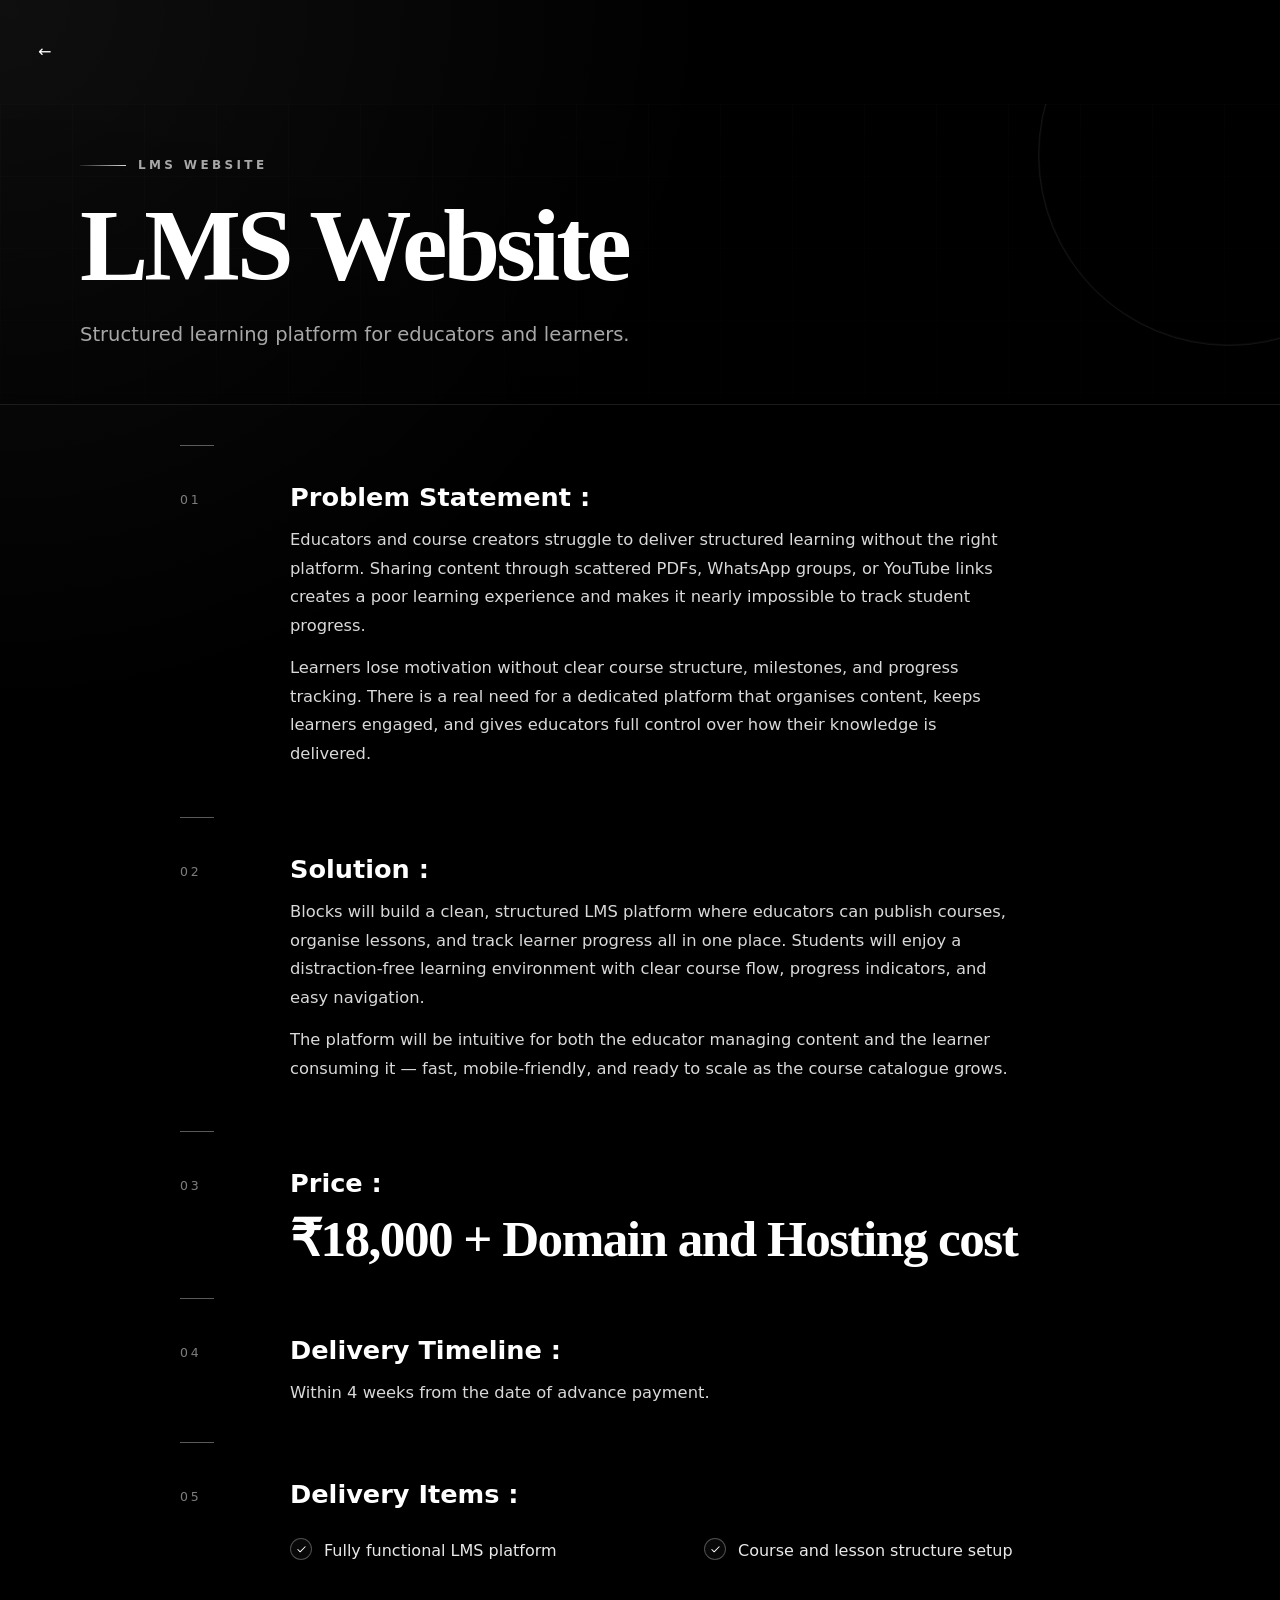
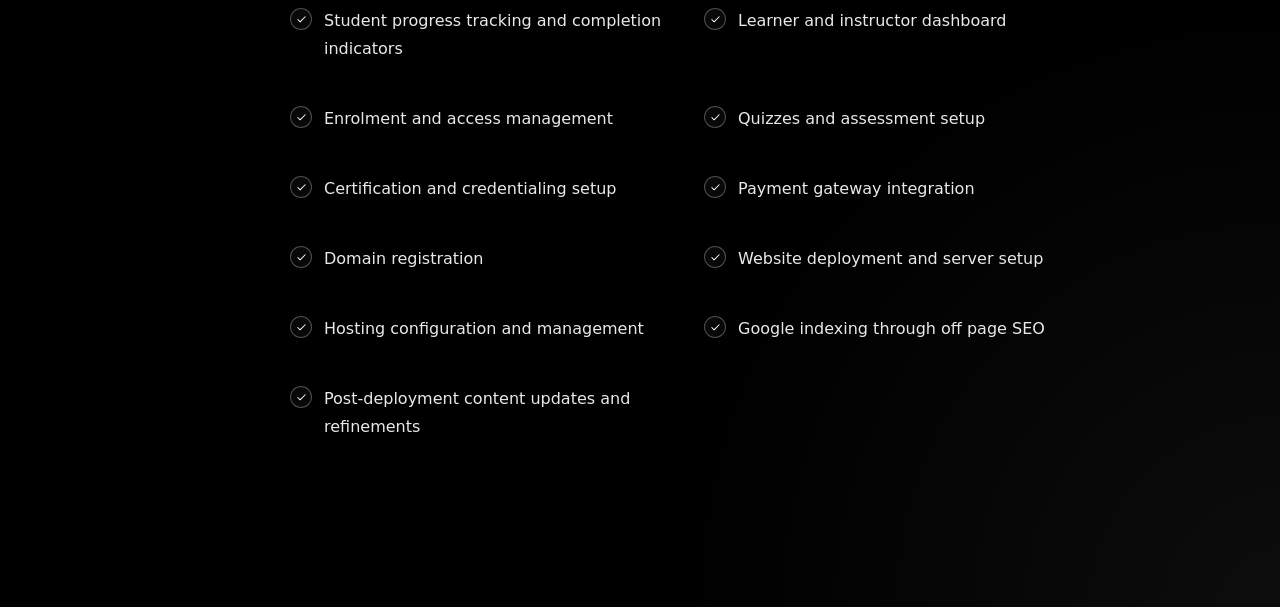
<file: services/learning-management-systemt.html>
<!DOCTYPE html>
<html lang="en">
<head>
<meta charset="UTF-8" />
<meta name="viewport" content="width=device-width, initial-scale=1.0" />
<title>LMS Website</title>

<style>
    :root{
        --bg:#000000;
        --bg-soft:#0a0a0a;
        --line:#1c1c1c;
        --text:#f5f5f5;
        --muted:#a7a7a7;
        --muted-2:#7d7d7d;
        --accent:#ffffff;
    }

    *{
        box-sizing:border-box;
        margin:0;
        padding:0;
    }

    html{
        scroll-behavior:smooth;
    }

    body{
        background:
            radial-gradient(circle at top left, rgba(255,255,255,0.06), transparent 28%),
            radial-gradient(circle at bottom right, rgba(255,255,255,0.05), transparent 24%),
            var(--bg);
        color:var(--text);
        font-family: Inter, system-ui, -apple-system, BlinkMacSystemFont, "Segoe UI", sans-serif;
        line-height:1.75;
        overflow-x:hidden;
    }

    .hero{
        display:flex;
        align-items:flex-end;
        padding:clamp(28px, 4vw, 56px);
        position:relative;
        overflow:hidden;
    }

    .hero::before{
        content:"";
        position:absolute;
        inset:0;
        background:
            linear-gradient(180deg, rgba(0,0,0,0.18) 0%, rgba(0,0,0,0.75) 100%),
            linear-gradient(90deg, rgba(255,255,255,0.045) 1px, transparent 1px),
            linear-gradient(rgba(255,255,255,0.045) 1px, transparent 1px);
        background-size:auto, 72px 72px, 72px 72px;
        opacity:.35;
        pointer-events:none;
    }

    .hero::after{
        content:"";
        position:absolute;
        right:-140px;
        top:-140px;
        width:380px;
        height:380px;
        border-radius:50%;
        border:1px solid rgba(255,255,255,0.08);
        box-shadow:0 0 0 1px rgba(255,255,255,0.03) inset;
        pointer-events:none;
    }

    .hero-inner{
        position:relative;
        z-index:1;
        width:min(1120px, 100%);
        margin:0 auto;
    }

    .eyebrow{
        display:flex;
        align-items:center;
        gap:12px;
        margin-bottom:22px;
        color:var(--muted);
        letter-spacing:.28em;
        text-transform:uppercase;
        font-size:.75rem;
        font-weight:600;
    }

    .eyebrow::before{
        content:"";
        width:46px;
        height:1px;
        background:linear-gradient(90deg, rgba(255,255,255,0.1), rgba(255,255,255,0.85));
    }

    .hero h1{
        max-width:11ch;
        font-family: Georgia, "Times New Roman", serif;
        font-size:clamp(3.1rem, 8vw, 7rem);
        line-height:.94;
        letter-spacing:-0.04em;
        font-weight:600;
        color:#fff;
        text-wrap:balance;
    }

    .hero p{
        max-width:720px;
        margin-top:24px;
        font-size:clamp(1.02rem, 1.8vw, 1.22rem);
        color:var(--muted);
        text-wrap:balance;
    }

    .hero-meta{
        display:flex;
        flex-wrap:wrap;
        gap:12px 18px;
        margin-top:30px;
        padding-top:18px;
        border-top:1px solid var(--line);
        color:#d8d8d8;
        font-size:.92rem;
    }

    .hero-meta span{
        display:inline-flex;
        align-items:center;
        gap:10px;
    }

    .hero-meta span::before{
        content:"";
        width:6px;
        height:6px;
        border-radius:50%;
        background:#fff;
        opacity:.9;
    }

    .page{
        width:min(920px, calc(100% - 40px));
        margin:0 auto;
        padding:40px 0 90px;
    }

    .section{
        padding:38px 0 34px;
        position:relative;
    }

    .section::before{
        content:"";
        position:absolute;
        left:0;
        top:0;
        width:34px;
        height:1px;
        background:rgba(255,255,255,0.35);
    }

    .section-head{
        display:grid;
        grid-template-columns: 92px 1fr;
        gap:18px;
        align-items:start;
        margin-bottom:14px;
    }

    .section-no{
        font-size:.78rem;
        letter-spacing:.22em;
        text-transform:uppercase;
        color:var(--muted-2);
        padding-top:6px;
    }

    .section-title{
        font-size:clamp(1.35rem, 2vw, 1.8rem);
        line-height:1.15;
        font-weight:650;
        color:#fff;
    }

    .section-body{
        padding-left:110px;
        max-width:840px;
    }

    .section-body p{
        margin-bottom:14px;
        color:#d9d9d9;
        font-size:1.02rem;
    }

    .section-body strong{
        color:#fff;
        font-weight:700;
    }

    .price-wrap{
        display:flex;
        flex-wrap:wrap;
        align-items:baseline;
        gap:16px 20px;
        padding-left:110px;
    }

    .price{
        font-family: Georgia, "Times New Roman", serif;
        font-size:clamp(2rem, 4vw, 3.4rem);
        line-height:1;
        font-weight:600;
        letter-spacing:-0.03em;
        color:#fff;
    }

    .price-note{
        color:var(--muted);
        font-size:1rem;
        max-width:40ch;
    }

    .timeline{
        padding-left:110px;
        color:#d9d9d9;
        font-size:1.02rem;
    }

    .deliverables{
        padding-left:110px;
        display:grid;
        grid-template-columns:repeat(2, minmax(0, 1fr));
        gap:14px 18px;
        list-style:none;
        margin-top:8px;
    }

    .deliverables li{
        display:flex;
        gap:12px;
        align-items:flex-start;
        padding:14px 0;
        color:#ececec;
    }

    .deliverables li:last-child{
        border-bottom:none;
    }

    .icon{
        flex:0 0 22px;
        width:22px;
        height:22px;
        border:1px solid rgba(255,255,255,0.28);
        border-radius:999px;
        display:inline-grid;
        place-items:center;
        margin-top:1px;
        color:#fff;
        background:rgba(255,255,255,0.03);
    }

    .icon svg{
        width:11px;
        height:11px;
        stroke:currentColor;
        stroke-width:2.2;
        fill:none;
        stroke-linecap:round;
        stroke-linejoin:round;
    }

    .deliverables span.text{
        display:block;
        color:#e9e9e9;
    }

    .closing-space{
        height:28px;
    }

    @media (max-width: 820px){
        .hero{
            min-height:auto;
            padding-bottom:72px;
        }

        .section-head,
        .section-body,
        .price-wrap,
        .timeline,
        .deliverables{
            padding-left:0;
        }

        .section-head{
            grid-template-columns:1fr;
            gap:8px;
        }

        .deliverables{
            grid-template-columns:1fr;
        }

        .hero h1{
            max-width:12ch;
        }
    }

    @media (max-width: 520px){

        .page{
            width:min(920px, calc(100% - 28px));
        }

        .hero p{
            margin-top:18px;
            font-size:1rem;
        }

        .hero-meta{
            gap:10px 14px;
        }
    }

.back-link{
  padding:clamp(38px, 2vw, 44px);
}
.back-link a{
    color: white;
    text-decoration: none;
}
.hero{
    border-bottom:1px solid var(--line);
}
</style>
</head>
<body>
   <div class="back-link">
        <a href="../index.html">&#8592;</a>
    </div>

<section class="hero">
    <div class="hero-inner">
        <div class="eyebrow">LMS Website</div>
        <h1>LMS Website</h1>
        <p>Structured learning platform for educators and learners.</p>
    </div>
</section>

<main class="page">

    <section class="section">
        <div class="section-head">
            <div class="section-no">01</div>
            <div class="section-title">Problem Statement :</div>
        </div>
        <div class="section-body">
            <p>Educators and course creators struggle to deliver structured learning without the right platform. Sharing content through scattered PDFs, WhatsApp groups, or YouTube links creates a poor learning experience and makes it nearly impossible to track student progress.</p>
            <p>Learners lose motivation without clear course structure, milestones, and progress tracking. There is a real need for a dedicated platform that organises content, keeps learners engaged, and gives educators full control over how their knowledge is delivered.</p>
        </div>
    </section>

    <section class="section">
        <div class="section-head">
            <div class="section-no">02</div>
            <div class="section-title">Solution :</div>
        </div>
        <div class="section-body">
            <p>Blocks will build a clean, structured LMS platform where educators can publish courses, organise lessons, and track learner progress all in one place. Students will enjoy a distraction-free learning environment with clear course flow, progress indicators, and easy navigation.</p>
            <p>The platform will be intuitive for both the educator managing content and the learner consuming it — fast, mobile-friendly, and ready to scale as the course catalogue grows.</p>
        </div>
    </section>

    <section class="section">
        <div class="section-head">
            <div class="section-no">03</div>
            <div class="section-title">Price :</div>
        </div>
        <div class="price-wrap">
            <div class="price">₹18,000 + Domain and Hosting cost</div>
        </div>
    </section>

    <section class="section">
        <div class="section-head">
            <div class="section-no">04</div>
            <div class="section-title">Delivery Timeline :</div>
        </div>
        <div class="timeline">
            Within 4 weeks from the date of advance payment.
        </div>
    </section>

    <section class="section">
        <div class="section-head">
            <div class="section-no">05</div>
            <div class="section-title">Delivery Items :</div>
        </div>

        <ul class="deliverables">
            <li>
                <span class="icon" aria-hidden="true">
                    <svg viewBox="0 0 24 24"><path d="M20 6 9 17l-5-5"/></svg>
                </span>
                <span class="text">Fully functional LMS platform</span>
            </li>
            <li>
                <span class="icon" aria-hidden="true">
                    <svg viewBox="0 0 24 24"><path d="M20 6 9 17l-5-5"/></svg>
                </span>
                <span class="text">Course and lesson structure setup</span>
            </li>
            <li>
                <span class="icon" aria-hidden="true">
                    <svg viewBox="0 0 24 24"><path d="M20 6 9 17l-5-5"/></svg>
                </span>
                <span class="text">Student progress tracking and completion indicators</span>
            </li>
            <li>
                <span class="icon" aria-hidden="true">
                    <svg viewBox="0 0 24 24"><path d="M20 6 9 17l-5-5"/></svg>
                </span>
                <span class="text">Learner and instructor dashboard</span>
            </li>
            <li>
                <span class="icon" aria-hidden="true">
                    <svg viewBox="0 0 24 24"><path d="M20 6 9 17l-5-5"/></svg>
                </span>
                <span class="text">Enrolment and access management</span>
            </li>
            <li>
                <span class="icon" aria-hidden="true">
                    <svg viewBox="0 0 24 24"><path d="M20 6 9 17l-5-5"/></svg>
                </span>
                <span class="text">Quizzes and assessment setup</span>
            </li>
            <li>
                <span class="icon" aria-hidden="true">
                    <svg viewBox="0 0 24 24"><path d="M20 6 9 17l-5-5"/></svg>
                </span>
                <span class="text">Certification and credentialing setup</span>
            </li>
            <li>
                <span class="icon" aria-hidden="true">
                    <svg viewBox="0 0 24 24"><path d="M20 6 9 17l-5-5"/></svg>
                </span>
                <span class="text">Payment gateway integration</span>
            </li>
            <li>
                <span class="icon" aria-hidden="true">
                    <svg viewBox="0 0 24 24"><path d="M20 6 9 17l-5-5"/></svg>
                </span>
                <span class="text">Domain registration</span>
            </li>
            <li>
                <span class="icon" aria-hidden="true">
                    <svg viewBox="0 0 24 24"><path d="M20 6 9 17l-5-5"/></svg>
                </span>
                <span class="text">Website deployment and server setup</span>
            </li>
            <li>
                <span class="icon" aria-hidden="true">
                    <svg viewBox="0 0 24 24"><path d="M20 6 9 17l-5-5"/></svg>
                </span>
                <span class="text">Hosting configuration and management</span>
            </li>
            <li>
                <span class="icon" aria-hidden="true">
                    <svg viewBox="0 0 24 24"><path d="M20 6 9 17l-5-5"/></svg>
                </span>
                <span class="text">Google indexing through off page SEO</span>
            </li>
            <li>
                <span class="icon" aria-hidden="true">
                    <svg viewBox="0 0 24 24"><path d="M20 6 9 17l-5-5"/></svg>
                </span>
                <span class="text">Post-deployment content updates and refinements</span>
            </li>
        </ul>
    </section>

    <div class="closing-space"></div>
</main>

</body>
</html>
</file>
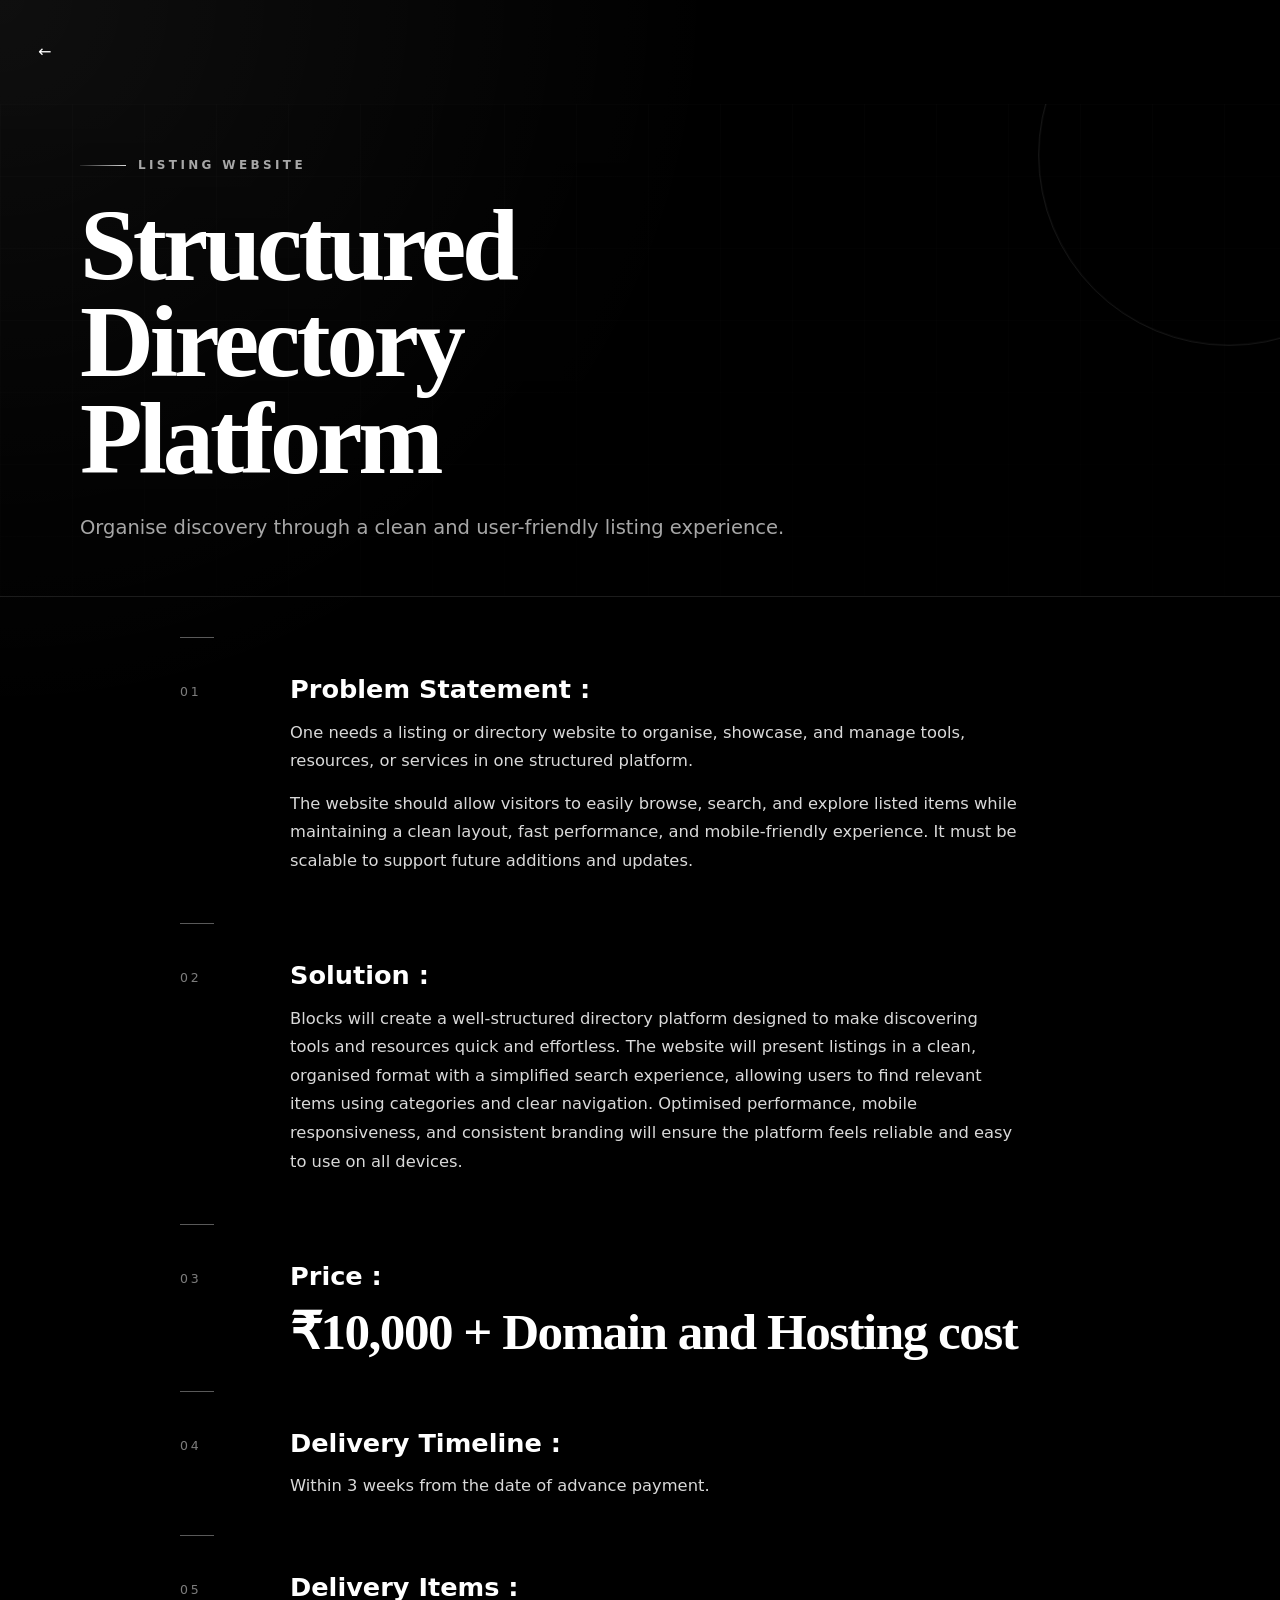
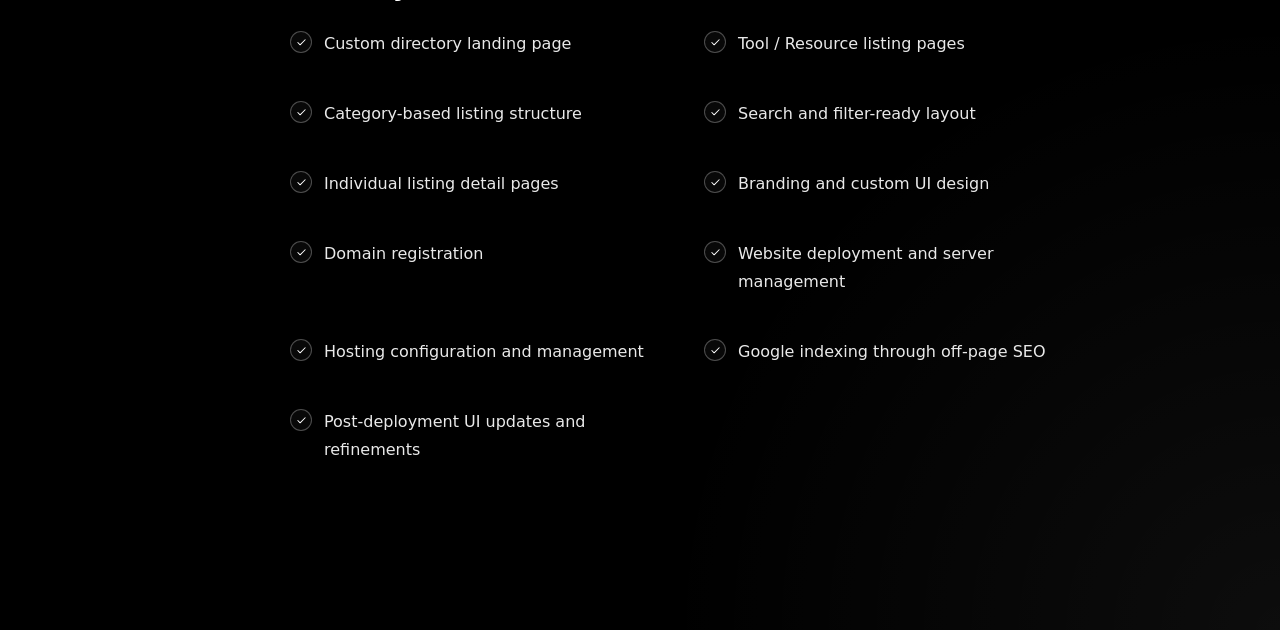
<file: services/listing-website.html>
<!DOCTYPE html>
<html lang="en">
<head>
<meta charset="UTF-8" />
<meta name="viewport" content="width=device-width, initial-scale=1.0" />
<title>Listing Website</title>

<style>
    :root{
        --bg:#000000;
        --bg-soft:#0a0a0a;
        --line:#1c1c1c;
        --text:#f5f5f5;
        --muted:#a7a7a7;
        --muted-2:#7d7d7d;
        --accent:#ffffff;
    }

    *{
        box-sizing:border-box;
        margin:0;
        padding:0;
    }

    html{
        scroll-behavior:smooth;
    }

    body{
        background:
            radial-gradient(circle at top left, rgba(255,255,255,0.06), transparent 28%),
            radial-gradient(circle at bottom right, rgba(255,255,255,0.05), transparent 24%),
            var(--bg);
        color:var(--text);
        font-family: Inter, system-ui, -apple-system, BlinkMacSystemFont, "Segoe UI", sans-serif;
        line-height:1.75;
        overflow-x:hidden;
    }

    .hero{
        display:flex;
        align-items:flex-end;
        padding:clamp(28px, 4vw, 56px);
        position:relative;
        overflow:hidden;
    }

    .hero::before{
        content:"";
        position:absolute;
        inset:0;
        background:
            linear-gradient(180deg, rgba(0,0,0,0.18) 0%, rgba(0,0,0,0.75) 100%),
            linear-gradient(90deg, rgba(255,255,255,0.045) 1px, transparent 1px),
            linear-gradient(rgba(255,255,255,0.045) 1px, transparent 1px);
        background-size:auto, 72px 72px, 72px 72px;
        opacity:.35;
        pointer-events:none;
    }

    .hero::after{
        content:"";
        position:absolute;
        right:-140px;
        top:-140px;
        width:380px;
        height:380px;
        border-radius:50%;
        border:1px solid rgba(255,255,255,0.08);
        box-shadow:0 0 0 1px rgba(255,255,255,0.03) inset;
        pointer-events:none;
    }

    .hero-inner{
        position:relative;
        z-index:1;
        width:min(1120px, 100%);
        margin:0 auto;
    }

    .eyebrow{
        display:flex;
        align-items:center;
        gap:12px;
        margin-bottom:22px;
        color:var(--muted);
        letter-spacing:.28em;
        text-transform:uppercase;
        font-size:.75rem;
        font-weight:600;
    }

    .eyebrow::before{
        content:"";
        width:46px;
        height:1px;
        background:linear-gradient(90deg, rgba(255,255,255,0.1), rgba(255,255,255,0.85));
    }

    .hero h1{
        max-width:11ch;
        font-family: Georgia, "Times New Roman", serif;
        font-size:clamp(3.1rem, 8vw, 7rem);
        line-height:.94;
        letter-spacing:-0.04em;
        font-weight:600;
        color:#fff;
        text-wrap:balance;
    }

    .hero p{
        max-width:720px;
        margin-top:24px;
        font-size:clamp(1.02rem, 1.8vw, 1.22rem);
        color:var(--muted);
        text-wrap:balance;
    }

    .hero-meta{
        display:flex;
        flex-wrap:wrap;
        gap:12px 18px;
        margin-top:30px;
        padding-top:18px;
        border-top:1px solid var(--line);
        color:#d8d8d8;
        font-size:.92rem;
    }

    .hero-meta span{
        display:inline-flex;
        align-items:center;
        gap:10px;
    }

    .hero-meta span::before{
        content:"";
        width:6px;
        height:6px;
        border-radius:50%;
        background:#fff;
        opacity:.9;
    }

    .page{
        width:min(920px, calc(100% - 40px));
        margin:0 auto;
        padding:40px 0 90px;
    }

    .section{
        padding:38px 0 34px;

        position:relative;
    }

    .section::before{
        content:"";
        position:absolute;
        left:0;
        top:0;
        width:34px;
        height:1px;
        background:rgba(255,255,255,0.35);
    }

    .section-head{
        display:grid;
        grid-template-columns: 92px 1fr;
        gap:18px;
        align-items:start;
        margin-bottom:14px;
    }

    .section-no{
        font-size:.78rem;
        letter-spacing:.22em;
        text-transform:uppercase;
        color:var(--muted-2);
        padding-top:6px;
    }

    .section-title{
        font-size:clamp(1.35rem, 2vw, 1.8rem);
        line-height:1.15;
        font-weight:650;
        color:#fff;
    }

    .section-body{
        padding-left:110px;
        max-width:840px;
    }

    .section-body p{
        margin-bottom:14px;
        color:#d9d9d9;
        font-size:1.02rem;
    }

    .section-body strong{
        color:#fff;
        font-weight:700;
    }

    .price-wrap{
        display:flex;
        flex-wrap:wrap;
        align-items:baseline;
        gap:16px 20px;
        padding-left:110px;
    }

    .price{
        font-family: Georgia, "Times New Roman", serif;
        font-size:clamp(2rem, 4vw, 3.4rem);
        line-height:1;
        font-weight:600;
        letter-spacing:-0.03em;
        color:#fff;
    }

    .price-note{
        color:var(--muted);
        font-size:1rem;
        max-width:40ch;
    }

    .timeline{
        padding-left:110px;
        color:#d9d9d9;
        font-size:1.02rem;
    }

    .deliverables{
        padding-left:110px;
        display:grid;
        grid-template-columns:repeat(2, minmax(0, 1fr));
        gap:14px 18px;
        list-style:none;
        margin-top:8px;
    }

    .deliverables li{
        display:flex;
        gap:12px;
        align-items:flex-start;
        padding:14px 0;

        color:#ececec;
    }

    .deliverables li:last-child{
        border-bottom:none;
    }

    .icon{
        flex:0 0 22px;
        width:22px;
        height:22px;
        border:1px solid rgba(255,255,255,0.28);
        border-radius:999px;
        display:inline-grid;
        place-items:center;
        margin-top:1px;
        color:#fff;
        background:rgba(255,255,255,0.03);
    }

    .icon svg{
        width:11px;
        height:11px;
        stroke:currentColor;
        stroke-width:2.2;
        fill:none;
        stroke-linecap:round;
        stroke-linejoin:round;
    }

    .deliverables span.text{
        display:block;
        color:#e9e9e9;
    }

    .closing-space{
        height:28px;
    }

    @media (max-width: 820px){
        .hero{
            min-height:auto;
            padding-bottom:72px;
        }

        .section-head,
        .section-body,
        .price-wrap,
        .timeline,
        .deliverables{
            padding-left:0;
        }

        .section-head{
            grid-template-columns:1fr;
            gap:8px;
        }

        .deliverables{
            grid-template-columns:1fr;
        }

        .hero h1{
            max-width:12ch;
        }
    }

    @media (max-width: 520px){

        .page{
            width:min(920px, calc(100% - 28px));
        }

        .hero p{
            margin-top:18px;
            font-size:1rem;
        }

        .hero-meta{
            gap:10px 14px;
        }


    }

.back-link{
  padding:clamp(38px, 2vw, 44px);
}
.back-link a{
    color: white;
    text-decoration: none;

}
.hero{
    border-bottom:1px solid var(--line);
}


</style>
</head>
<body>
   <div class="back-link">
        <a href="../index.html">&#8592;</a>
    </div>
<section class="hero">
     
    <div class="hero-inner">
        <div class="eyebrow">Listing Website</div>
        <h1>Structured Directory Platform</h1>
        <p>Organise discovery through a clean and user-friendly listing experience.</p>
    </div>
</section>

<main class="page">

    <section class="section">
        <div class="section-head">
            <div class="section-no">01</div>
            <div class="section-title">Problem Statement :</div>
        </div>
        <div class="section-body">
            <p>One needs a listing or directory website to organise, showcase, and manage tools, resources, or services in one structured platform.</p>
            <p>The website should allow visitors to easily browse, search, and explore listed items while maintaining a clean layout, fast performance, and mobile-friendly experience. It must be scalable to support future additions and updates.</p>
        </div>
    </section>

    <section class="section">
        <div class="section-head">
            <div class="section-no">02</div>
            <div class="section-title">Solution :</div>
        </div>
        <div class="section-body">
            <p>Blocks will create a well-structured directory platform designed to make discovering tools and resources quick and effortless. The website will present listings in a clean, organised format with a simplified search experience, allowing users to find relevant items using categories and clear navigation. Optimised performance, mobile responsiveness, and consistent branding will ensure the platform feels reliable and easy to use on all devices.</p>
        </div>
    </section>

    <section class="section">
        <div class="section-head">
            <div class="section-no">03</div>
            <div class="section-title">Price :</div>
        </div>
        <div class="price-wrap">
            <div class="price">₹10,000 + Domain and Hosting cost</div>
        </div>
    </section>

    <section class="section">
        <div class="section-head">
            <div class="section-no">04</div>
            <div class="section-title">Delivery Timeline :</div>
        </div>
        <div class="timeline">
            Within 3 weeks from the date of advance payment.
        </div>
    </section>

    <section class="section">
        <div class="section-head">
            <div class="section-no">05</div>
            <div class="section-title">Delivery Items :</div>
        </div>

        <ul class="deliverables">
            <li>
                <span class="icon" aria-hidden="true">
                    <svg viewBox="0 0 24 24"><path d="M20 6 9 17l-5-5"/></svg>
                </span>
                <span class="text">Custom directory landing page</span>
            </li>
            <li>
                <span class="icon" aria-hidden="true">
                    <svg viewBox="0 0 24 24"><path d="M20 6 9 17l-5-5"/></svg>
                </span>
                <span class="text">Tool / Resource listing pages</span>
            </li>
            <li>
                <span class="icon" aria-hidden="true">
                    <svg viewBox="0 0 24 24"><path d="M20 6 9 17l-5-5"/></svg>
                </span>
                <span class="text">Category-based listing structure</span>
            </li>
            <li>
                <span class="icon" aria-hidden="true">
                    <svg viewBox="0 0 24 24"><path d="M20 6 9 17l-5-5"/></svg>
                </span>
                <span class="text">Search and filter-ready layout</span>
            </li>
            <li>
                <span class="icon" aria-hidden="true">
                    <svg viewBox="0 0 24 24"><path d="M20 6 9 17l-5-5"/></svg>
                </span>
                <span class="text">Individual listing detail pages</span>
            </li>
            <li>
                <span class="icon" aria-hidden="true">
                    <svg viewBox="0 0 24 24"><path d="M20 6 9 17l-5-5"/></svg>
                </span>
                <span class="text">Branding and custom UI design</span>
            </li>
            <li>
                <span class="icon" aria-hidden="true">
                    <svg viewBox="0 0 24 24"><path d="M20 6 9 17l-5-5"/></svg>
                </span>
                <span class="text">Domain registration</span>
            </li>
            <li>
                <span class="icon" aria-hidden="true">
                    <svg viewBox="0 0 24 24"><path d="M20 6 9 17l-5-5"/></svg>
                </span>
                <span class="text">Website deployment and server management</span>
            </li>
            <li>
                <span class="icon" aria-hidden="true">
                    <svg viewBox="0 0 24 24"><path d="M20 6 9 17l-5-5"/></svg>
                </span>
                <span class="text">Hosting configuration and management</span>
            </li>
            <li>
                <span class="icon" aria-hidden="true">
                    <svg viewBox="0 0 24 24"><path d="M20 6 9 17l-5-5"/></svg>
                </span>
                <span class="text">Google indexing through off-page SEO</span>
            </li>
            <li>
                <span class="icon" aria-hidden="true">
                    <svg viewBox="0 0 24 24"><path d="M20 6 9 17l-5-5"/></svg>
                </span>
                <span class="text">Post-deployment UI updates and refinements</span>
            </li>
        </ul>
    </section>

    <div class="closing-space"></div>
</main>

</body>
</html>
</file>
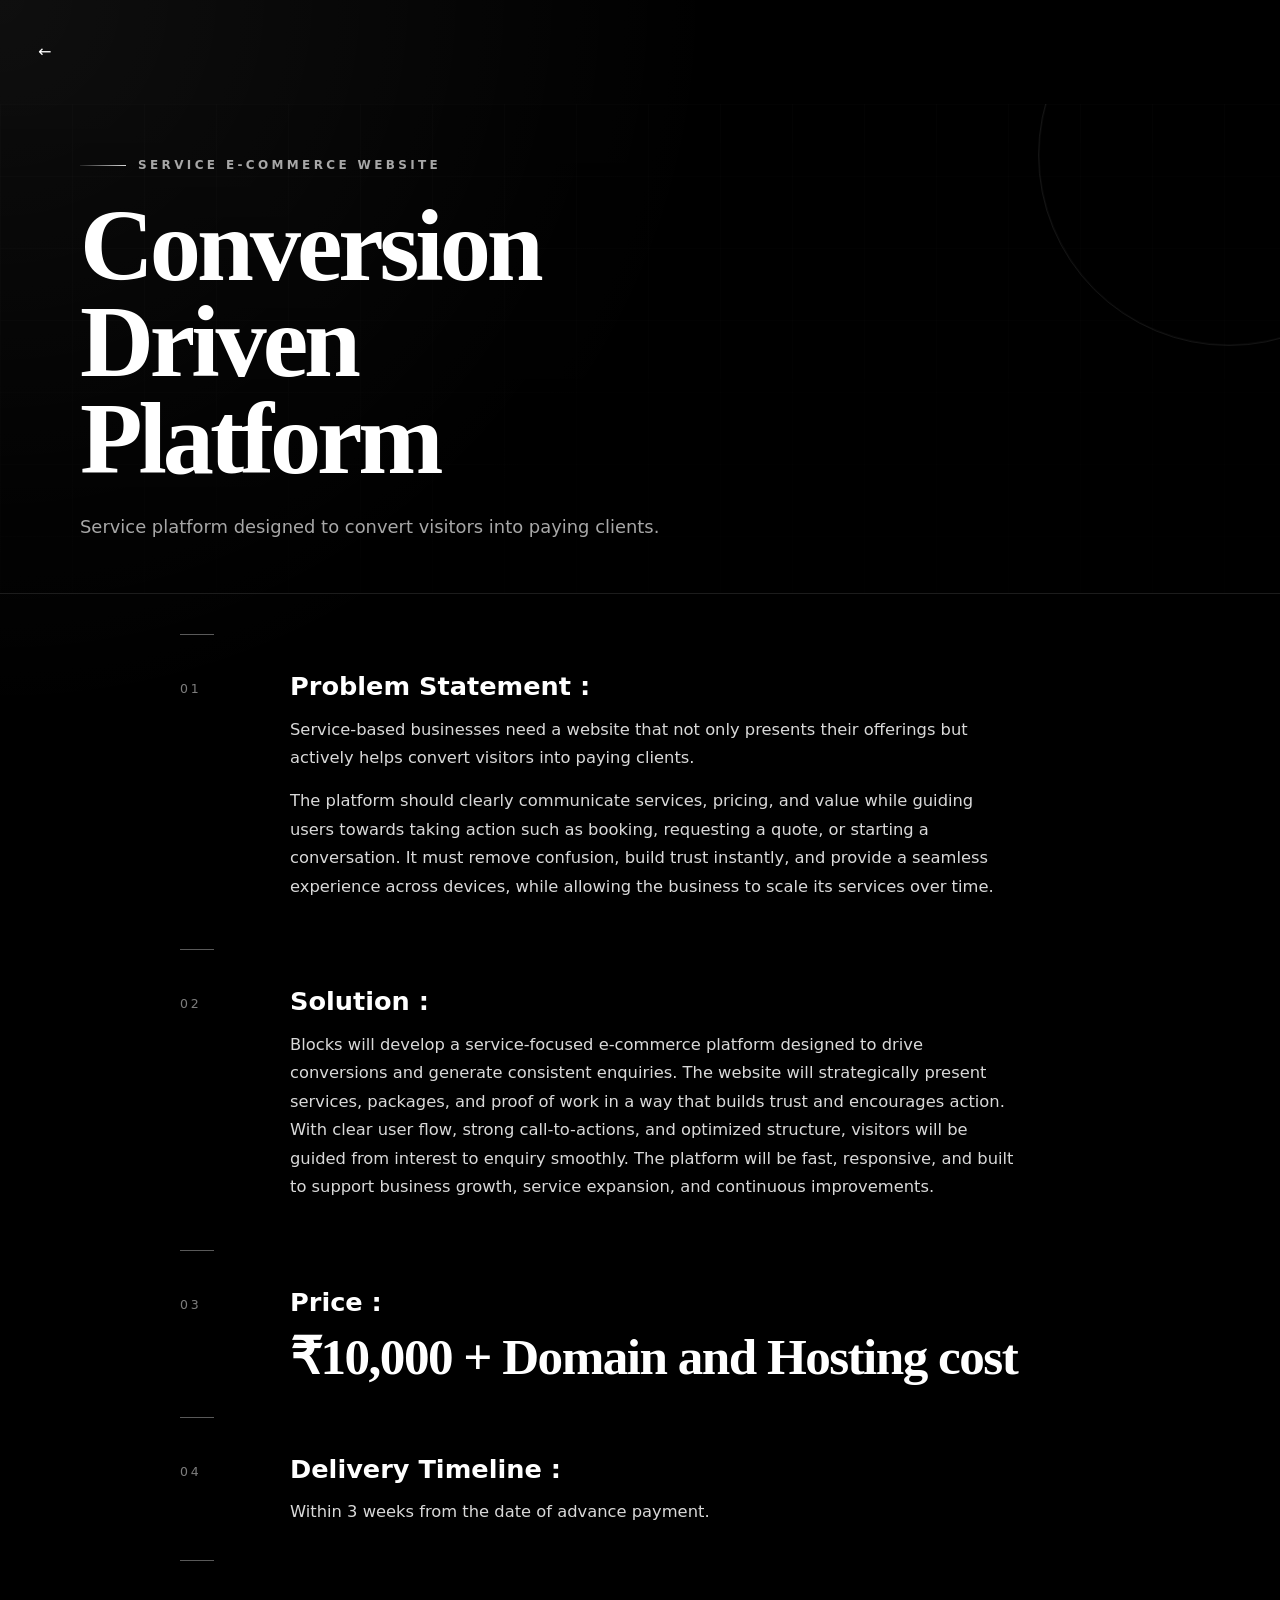
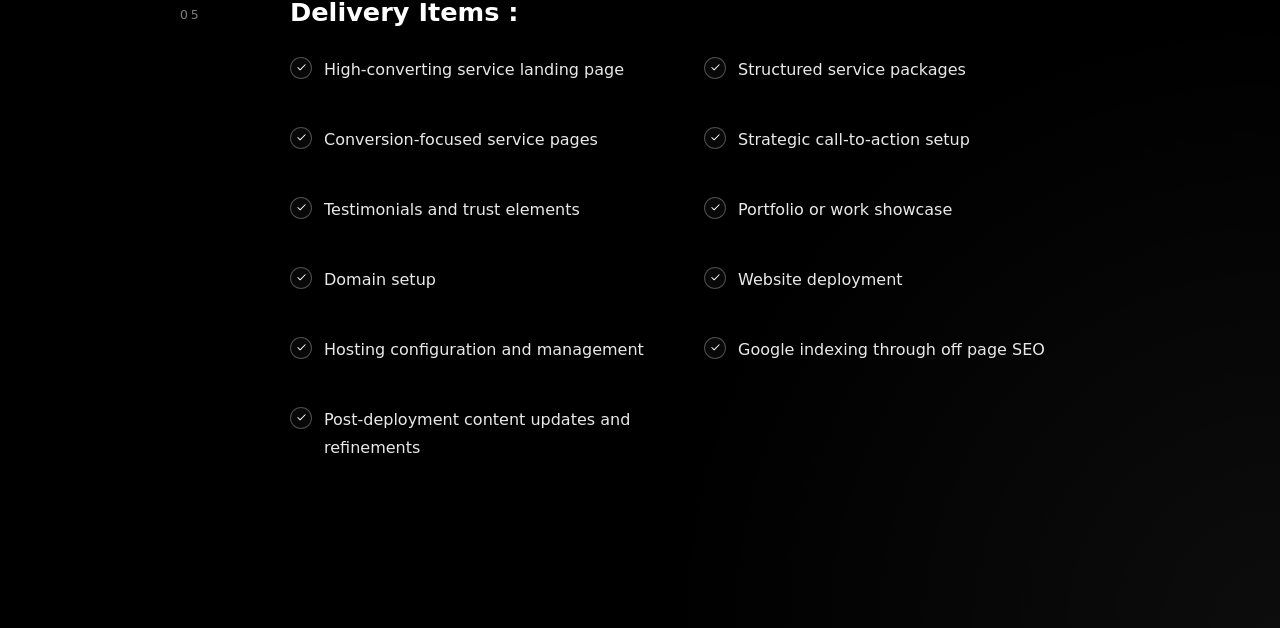
<file: services/service-e-commerce.html>
<!DOCTYPE html>
<html lang="en">
<head>
<meta charset="UTF-8" />
<meta name="viewport" content="width=device-width, initial-scale=1.0" />
<title>Service E-commerce Website</title>

<style>
    :root{
        --bg:#000000;
        --bg-soft:#0a0a0a;
        --line:#1c1c1c;
        --text:#f5f5f5;
        --muted:#a7a7a7;
        --muted-2:#7d7d7d;
        --accent:#ffffff;
    }

    *{
        box-sizing:border-box;
        margin:0;
        padding:0;
    }

    html{
        scroll-behavior:smooth;
    }

    body{
        background:
            radial-gradient(circle at top left, rgba(255,255,255,0.06), transparent 28%),
            radial-gradient(circle at bottom right, rgba(255,255,255,0.05), transparent 24%),
            var(--bg);
        color:var(--text);
        font-family: Inter, system-ui, -apple-system, BlinkMacSystemFont, "Segoe UI", sans-serif;
        line-height:1.75;
        overflow-x:hidden;
    }

    .hero{
        display:flex;
        align-items:flex-end;
        padding:clamp(28px, 4vw, 56px);
        position:relative;
        overflow:hidden;
    }

    .hero::before{
        content:"";
        position:absolute;
        inset:0;
        background:
            linear-gradient(180deg, rgba(0,0,0,0.18) 0%, rgba(0,0,0,0.75) 100%),
            linear-gradient(90deg, rgba(255,255,255,0.045) 1px, transparent 1px),
            linear-gradient(rgba(255,255,255,0.045) 1px, transparent 1px);
        background-size:auto, 72px 72px, 72px 72px;
        opacity:.35;
        pointer-events:none;
    }

    .hero::after{
        content:"";
        position:absolute;
        right:-140px;
        top:-140px;
        width:380px;
        height:380px;
        border-radius:50%;
        border:1px solid rgba(255,255,255,0.08);
        box-shadow:0 0 0 1px rgba(255,255,255,0.03) inset;
        pointer-events:none;
    }

    .hero-inner{
        position:relative;
        z-index:1;
        width:min(1120px, 100%);
        margin:0 auto;
    }

    .eyebrow{
        display:flex;
        align-items:center;
        gap:12px;
        margin-bottom:22px;
        color:var(--muted);
        letter-spacing:.28em;
        text-transform:uppercase;
        font-size:.75rem;
        font-weight:600;
    }

    .eyebrow::before{
        content:"";
        width:46px;
        height:1px;
        background:linear-gradient(90deg, rgba(255,255,255,0.1), rgba(255,255,255,0.85));
    }

    .hero h1{
        max-width:11ch;
        font-family: Georgia, "Times New Roman", serif;
        font-size:clamp(3.1rem, 8vw, 7rem);
        line-height:.94;
        letter-spacing:-0.04em;
        font-weight:600;
        color:#fff;
        text-wrap:balance;
    }

    .hero p{
        max-width:720px;
        margin-top:24px;
        font-size:clamp(1.02rem, 1.8vw, 1.12rem);
        color:var(--muted);
        text-wrap:balance;
    }

    .page{
        width:min(920px, calc(100% - 40px));
        margin:0 auto;
        padding:40px 0 90px;
    }

    .section{
        padding:38px 0 34px;
        position:relative;
    }

    .section::before{
        content:"";
        position:absolute;
        left:0;
        top:0;
        width:34px;
        height:1px;
        background:rgba(255,255,255,0.35);
    }

    .section-head{
        display:grid;
        grid-template-columns: 92px 1fr;
        gap:18px;
        align-items:start;
        margin-bottom:14px;
    }

    .section-no{
        font-size:.78rem;
        letter-spacing:.22em;
        text-transform:uppercase;
        color:var(--muted-2);
        padding-top:6px;
    }

    .section-title{
        font-size:clamp(1.35rem, 2vw, 1.8rem);
        line-height:1.15;
        font-weight:650;
        color:#fff;
    }

    .section-body{
        padding-left:110px;
        max-width:840px;
    }

    .section-body p{
        margin-bottom:14px;
        color:#d9d9d9;
        font-size:1.02rem;
    }

    .price-wrap{
        display:flex;
        flex-wrap:wrap;
        align-items:baseline;
        gap:16px 20px;
        padding-left:110px;
    }

    .price{
        font-family: Georgia, "Times New Roman", serif;
        font-size:clamp(2rem, 4vw, 3.4rem);
        line-height:1;
        font-weight:600;
        letter-spacing:-0.03em;
        color:#fff;
    }

    .timeline{
        padding-left:110px;
        color:#d9d9d9;
        font-size:1.02rem;
    }

    .deliverables{
        padding-left:110px;
        display:grid;
        grid-template-columns:repeat(2, minmax(0, 1fr));
        gap:14px 18px;
        list-style:none;
        margin-top:8px;
    }

    .deliverables li{
        display:flex;
        gap:12px;
        align-items:flex-start;
        padding:14px 0;
        color:#ececec;
    }

    .icon{
        flex:0 0 22px;
        width:22px;
        height:22px;
        border:1px solid rgba(255,255,255,0.28);
        border-radius:999px;
        display:inline-grid;
        place-items:center;
        margin-top:1px;
        color:#fff;
        background:rgba(255,255,255,0.03);
    }

    .icon svg{
        width:11px;
        height:11px;
        stroke:currentColor;
        stroke-width:2.2;
        fill:none;
        stroke-linecap:round;
        stroke-linejoin:round;
    }

    .deliverables span.text{
        display:block;
        color:#e9e9e9;
    }

    .closing-space{
        height:28px;
    }

    @media (max-width: 820px){
        .section-head,
        .section-body,
        .price-wrap,
        .timeline,
        .deliverables{
            padding-left:0;
        }

        .section-head{
            grid-template-columns:1fr;
            gap:8px;
        }

        .deliverables{
            grid-template-columns:1fr;
        }

        .hero h1{
            max-width:12ch;
        }
    }

    @media (max-width: 520px){
        .page{
            width:min(920px, calc(100% - 28px));
        }

        .hero p{
            margin-top:18px;
            font-size:1rem;
        }
    }

.back-link{
  padding:clamp(38px, 2vw, 44px);
}
.back-link a{
    color: white;
    text-decoration: none;
}
.hero{
    border-bottom:1px solid var(--line);
}
</style>
</head>
<body>
   <div class="back-link">
        <a href="../index.html">&#8592;</a>
    </div>

<section class="hero">
    <div class="hero-inner">
        <div class="eyebrow">Service E-commerce Website</div>
        <h1>Conversion Driven Platform</h1>
        <p>Service platform designed to convert visitors into paying clients.</p>
    </div>
</section>

<main class="page">

    <section class="section">
        <div class="section-head">
            <div class="section-no">01</div>
            <div class="section-title">Problem Statement :</div>
        </div>
        <div class="section-body">
            <p>Service-based businesses need a website that not only presents their offerings but actively helps convert visitors into paying clients.</p>
            <p>The platform should clearly communicate services, pricing, and value while guiding users towards taking action such as booking, requesting a quote, or starting a conversation. It must remove confusion, build trust instantly, and provide a seamless experience across devices, while allowing the business to scale its services over time.</p>
        </div>
    </section>

    <section class="section">
        <div class="section-head">
            <div class="section-no">02</div>
            <div class="section-title">Solution :</div>
        </div>
        <div class="section-body">
            <p>Blocks will develop a service-focused e-commerce platform designed to drive conversions and generate consistent enquiries. The website will strategically present services, packages, and proof of work in a way that builds trust and encourages action. With clear user flow, strong call-to-actions, and optimized structure, visitors will be guided from interest to enquiry smoothly. The platform will be fast, responsive, and built to support business growth, service expansion, and continuous improvements.</p>
        </div>
    </section>

    <section class="section">
        <div class="section-head">
            <div class="section-no">03</div>
            <div class="section-title">Price :</div>
        </div>
        <div class="price-wrap">
            <div class="price">₹10,000 + Domain and Hosting cost</div>
        </div>
    </section>

    <section class="section">
        <div class="section-head">
            <div class="section-no">04</div>
            <div class="section-title">Delivery Timeline :</div>
        </div>
        <div class="timeline">
            Within 3 weeks from the date of advance payment.
        </div>
    </section>

    <section class="section">
        <div class="section-head">
            <div class="section-no">05</div>
            <div class="section-title">Delivery Items :</div>
        </div>

        <ul class="deliverables">
            <li>
                <span class="icon" aria-hidden="true">
                    <svg viewBox="0 0 24 24"><path d="M20 6 9 17l-5-5"/></svg>
                </span>
                <span class="text">High-converting service landing page</span>
            </li>
            <li>
                <span class="icon" aria-hidden="true">
                    <svg viewBox="0 0 24 24"><path d="M20 6 9 17l-5-5"/></svg>
                </span>
                <span class="text">Structured service packages</span>
            </li>
            <li>
                <span class="icon" aria-hidden="true">
                    <svg viewBox="0 0 24 24"><path d="M20 6 9 17l-5-5"/></svg>
                </span>
                <span class="text">Conversion-focused service pages</span>
            </li>
            <li>
                <span class="icon" aria-hidden="true">
                    <svg viewBox="0 0 24 24"><path d="M20 6 9 17l-5-5"/></svg>
                </span>
                <span class="text">Strategic call-to-action setup</span>
            </li>
            <li>
                <span class="icon" aria-hidden="true">
                    <svg viewBox="0 0 24 24"><path d="M20 6 9 17l-5-5"/></svg>
                </span>
                <span class="text">Testimonials and trust elements</span>
            </li>
            <li>
                <span class="icon" aria-hidden="true">
                    <svg viewBox="0 0 24 24"><path d="M20 6 9 17l-5-5"/></svg>
                </span>
                <span class="text">Portfolio or work showcase</span>
            </li>
            <li>
                <span class="icon" aria-hidden="true">
                    <svg viewBox="0 0 24 24"><path d="M20 6 9 17l-5-5"/></svg>
                </span>
                <span class="text">Domain setup</span>
            </li>
            <li>
                <span class="icon" aria-hidden="true">
                    <svg viewBox="0 0 24 24"><path d="M20 6 9 17l-5-5"/></svg>
                </span>
                <span class="text">Website deployment</span>
            </li>
            <li>
                <span class="icon" aria-hidden="true">
                    <svg viewBox="0 0 24 24"><path d="M20 6 9 17l-5-5"/></svg>
                </span>
                <span class="text">Hosting configuration and management</span>
            </li>
            <li>
                <span class="icon" aria-hidden="true">
                    <svg viewBox="0 0 24 24"><path d="M20 6 9 17l-5-5"/></svg>
                </span>
                <span class="text">Google indexing through off page SEO</span>
            </li>
            <li>
                <span class="icon" aria-hidden="true">
                    <svg viewBox="0 0 24 24"><path d="M20 6 9 17l-5-5"/></svg>
                </span>
                <span class="text">Post-deployment content updates and refinements</span>
            </li>
        </ul>
    </section>

    <div class="closing-space"></div>
</main>

</body>
</html>
</file>
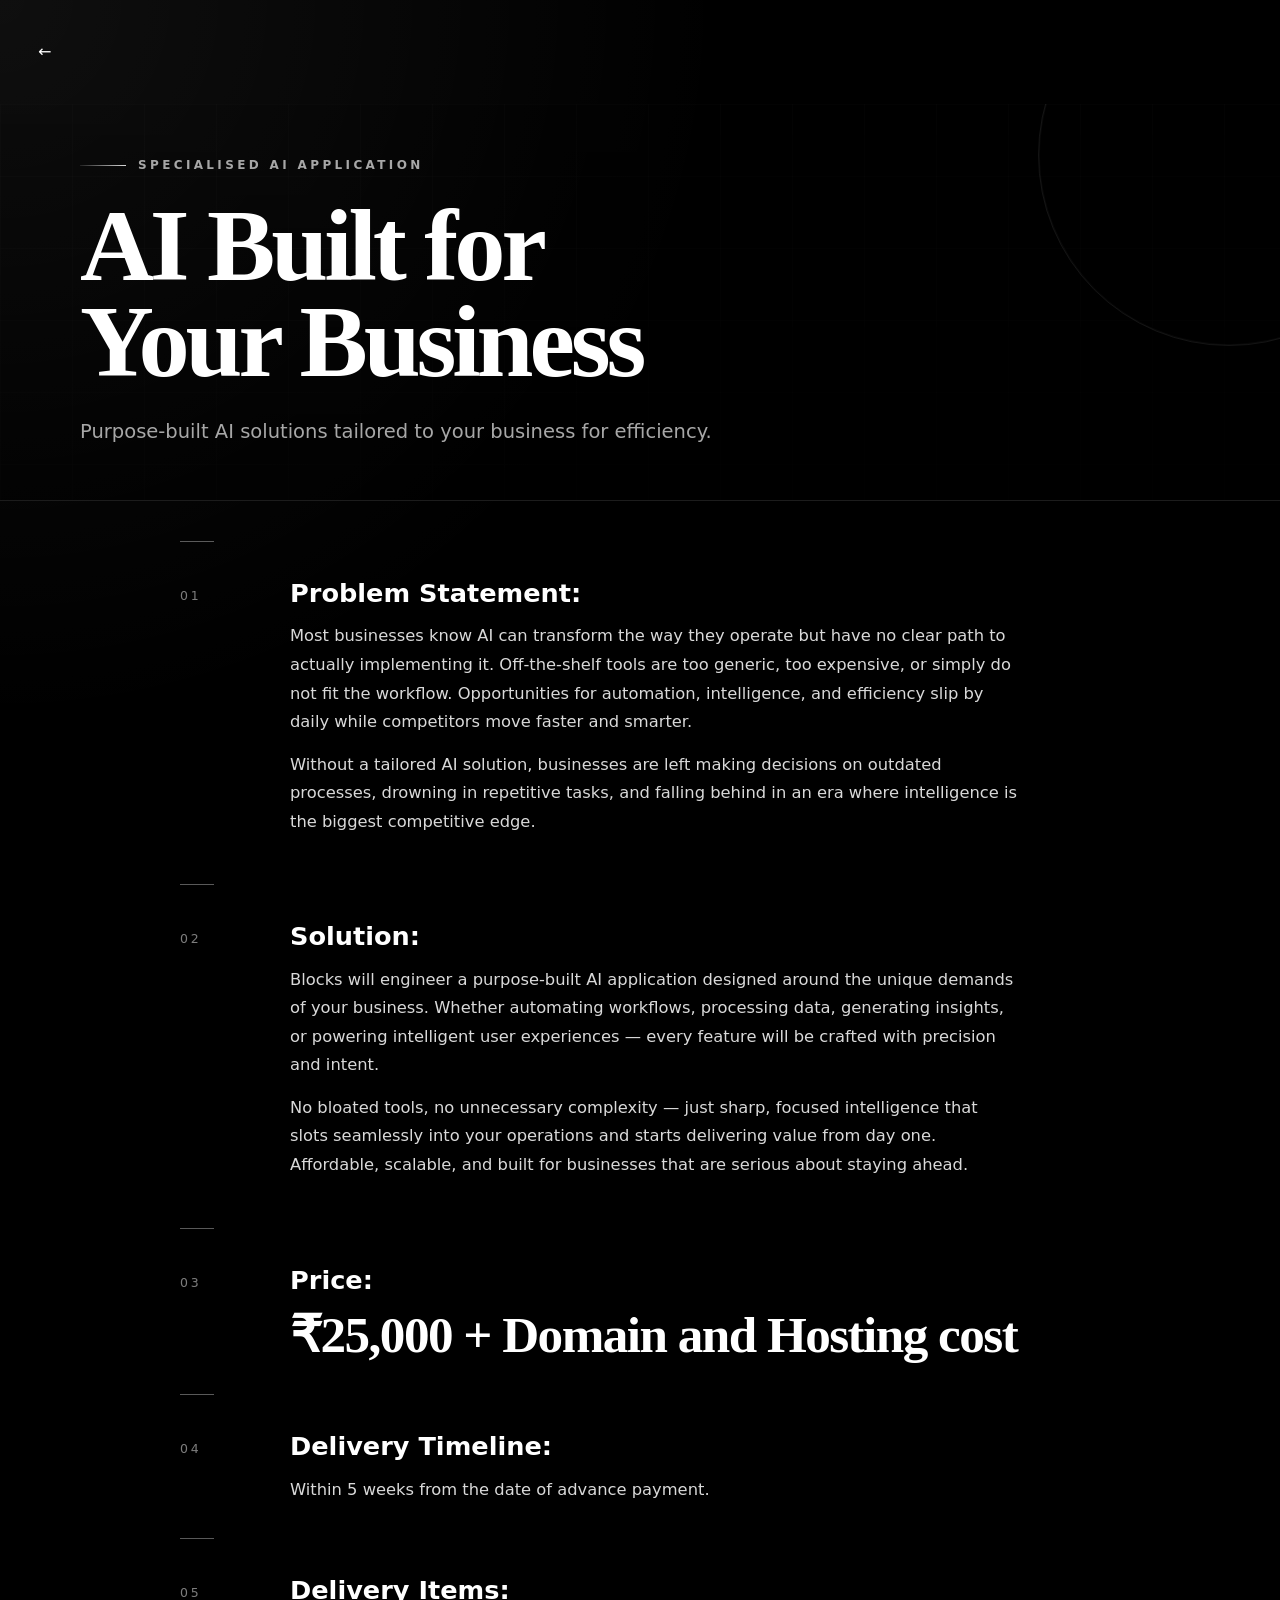
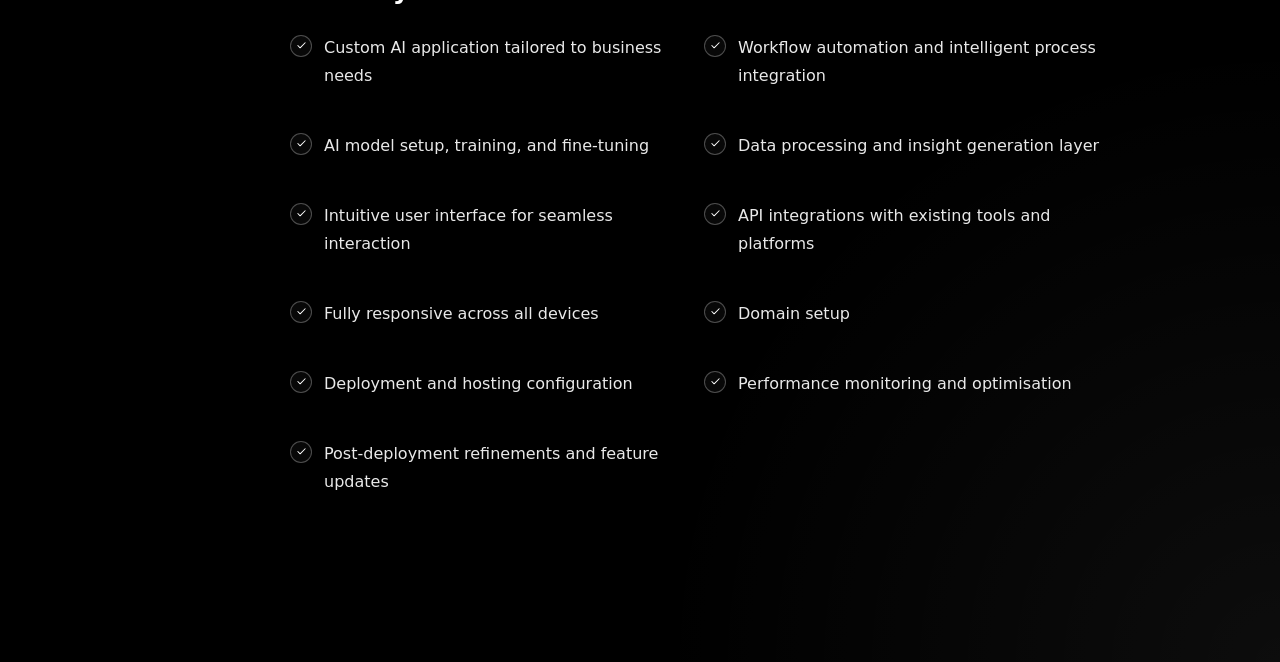
<file: services/specialised-ai-application.html>
<!DOCTYPE html>
<html lang="en">
<head>
<meta charset="UTF-8" />
<meta name="viewport" content="width=device-width, initial-scale=1.0" />
<title>Documentation Website</title>

<style>
    :root{
        --bg:#000000;
        --bg-soft:#0a0a0a;
        --line:#1c1c1c;
        --text:#f5f5f5;
        --muted:#a7a7a7;
        --muted-2:#7d7d7d;
        --accent:#ffffff;
    }

    *{
        box-sizing:border-box;
        margin:0;
        padding:0;
    }

    html{
        scroll-behavior:smooth;
    }

    body{
        background:
            radial-gradient(circle at top left, rgba(255,255,255,0.06), transparent 28%),
            radial-gradient(circle at bottom right, rgba(255,255,255,0.05), transparent 24%),
            var(--bg);
        color:var(--text);
        font-family: Inter, system-ui, -apple-system, BlinkMacSystemFont, "Segoe UI", sans-serif;
        line-height:1.75;
        overflow-x:hidden;
    }

    .hero{
   
        display:flex;
        align-items:flex-end;
        padding:clamp(28px, 4vw, 56px);
        position:relative;
        overflow:hidden;
    }

    .hero::before{
        content:"";
        position:absolute;
        inset:0;
        background:
            linear-gradient(180deg, rgba(0,0,0,0.18) 0%, rgba(0,0,0,0.75) 100%),
            linear-gradient(90deg, rgba(255,255,255,0.045) 1px, transparent 1px),
            linear-gradient(rgba(255,255,255,0.045) 1px, transparent 1px);
        background-size:auto, 72px 72px, 72px 72px;
        opacity:.35;
        pointer-events:none;
    }

    .hero::after{
        content:"";
        position:absolute;
        right:-140px;
        top:-140px;
        width:380px;
        height:380px;
        border-radius:50%;
        border:1px solid rgba(255,255,255,0.08);
        box-shadow:0 0 0 1px rgba(255,255,255,0.03) inset;
        pointer-events:none;
    }

    .hero-inner{
        position:relative;
        z-index:1;
        width:min(1120px, 100%);
        margin:0 auto;
    }

    .eyebrow{
        display:flex;
        align-items:center;
        gap:12px;
        margin-bottom:22px;
        color:var(--muted);
        letter-spacing:.28em;
        text-transform:uppercase;
        font-size:.75rem;
        font-weight:600;
    }

    .eyebrow::before{
        content:"";
        width:46px;
        height:1px;
        background:linear-gradient(90deg, rgba(255,255,255,0.1), rgba(255,255,255,0.85));
    }

    .hero h1{
        max-width:11ch;
        font-family: Georgia, "Times New Roman", serif;
        font-size:clamp(3.1rem, 8vw, 7rem);
        line-height:.94;
        letter-spacing:-0.04em;
        font-weight:600;
        color:#fff;
        text-wrap:balance;
    }

    .hero p{
        max-width:720px;
        margin-top:24px;
        font-size:clamp(1.02rem, 1.8vw, 1.22rem);
        color:var(--muted);
        text-wrap:balance;
    }

    .hero-meta{
        display:flex;
        flex-wrap:wrap;
        gap:12px 18px;
        margin-top:30px;
        padding-top:18px;
        border-top:1px solid var(--line);
        color:#d8d8d8;
        font-size:.92rem;
    }

    .hero-meta span{
        display:inline-flex;
        align-items:center;
        gap:10px;
    }

    .hero-meta span::before{
        content:"";
        width:6px;
        height:6px;
        border-radius:50%;
        background:#fff;
        opacity:.9;
    }

    .page{
        width:min(920px, calc(100% - 40px));
        margin:0 auto;
        padding:40px 0 90px;
    }

    .section{
        padding:38px 0 34px;
        position:relative;
    }

    .section::before{
        content:"";
        position:absolute;
        left:0;
        top:0;
        width:34px;
        height:1px;
        background:rgba(255,255,255,0.35);
    }

    .section-head{
        display:grid;
        grid-template-columns: 92px 1fr;
        gap:18px;
        align-items:start;
        margin-bottom:14px;
    }

    .section-no{
        font-size:.78rem;
        letter-spacing:.22em;
        text-transform:uppercase;
        color:var(--muted-2);
        padding-top:6px;
    }

    .section-title{
        font-size:clamp(1.35rem, 2vw, 1.8rem);
        line-height:1.15;
        font-weight:650;
        color:#fff;
    }

    .section-body{
        padding-left:110px;
        max-width:840px;
    }

    .section-body p{
        margin-bottom:14px;
        color:#d9d9d9;
        font-size:1.02rem;
    }

    .section-body strong{
        color:#fff;
        font-weight:700;
    }

    .price-wrap{
        display:flex;
        flex-wrap:wrap;
        align-items:baseline;
        gap:16px 20px;
        padding-left:110px;
    }

    .price{
        font-family: Georgia, "Times New Roman", serif;
        font-size:clamp(2rem, 4vw, 3.4rem);
        line-height:1;
        font-weight:600;
        letter-spacing:-0.03em;
        color:#fff;
    }

    .price-note{
        color:var(--muted);
        font-size:1rem;
        max-width:40ch;
    }

    .timeline{
        padding-left:110px;
        color:#d9d9d9;
        font-size:1.02rem;
    }

    .deliverables{
        padding-left:110px;
        display:grid;
        grid-template-columns:repeat(2, minmax(0, 1fr));
        gap:14px 18px;
        list-style:none;
        margin-top:8px;
    }

    .deliverables li{
        display:flex;
        gap:12px;
        align-items:flex-start;
        padding:14px 0;
        color:#ececec;
    }

    .deliverables li:last-child{
        border-bottom:none;
    }

    .icon{
        flex:0 0 22px;
        width:22px;
        height:22px;
        border:1px solid rgba(255,255,255,0.28);
        border-radius:999px;
        display:inline-grid;
        place-items:center;
        margin-top:1px;
        color:#fff;
        background:rgba(255,255,255,0.03);
    }

    .icon svg{
        width:11px;
        height:11px;
        stroke:currentColor;
        stroke-width:2.2;
        fill:none;
        stroke-linecap:round;
        stroke-linejoin:round;
    }

    .deliverables span.text{
        display:block;
        color:#e9e9e9;
    }

    .closing-space{
        height:28px;
    }

    @media (max-width: 820px){
        .hero{
            min-height:auto;
            padding-bottom:72px;
        }

        .section-head,
        .section-body,
        .price-wrap,
        .timeline,
        .deliverables{
            padding-left:0;
        }

        .section-head{
            grid-template-columns:1fr;
            gap:8px;
        }

        .deliverables{
            grid-template-columns:1fr;
        }

        .hero h1{
            max-width:12ch;
        }
    }

    @media (max-width: 520px){

        .page{
            width:min(920px, calc(100% - 28px));
        }

        .hero p{
            margin-top:18px;
            font-size:1rem;
        }

        .hero-meta{
            gap:10px 14px;
        }
    }

.back-link{
  padding:clamp(38px, 2vw, 44px);
}
.back-link a{
    color: white;
    text-decoration: none;
}
.hero{
    border-bottom:1px solid var(--line);
}
</style>
</head>
<body>
   <div class="back-link">
        <a href="../index.html">&#8592;</a>
    </div>

<section class="hero">
    <div class="hero-inner">
        <div class="eyebrow">Specialised AI Application</div>
        <h1>AI Built for Your Business</h1>
        <p>Purpose-built AI solutions tailored to your business for efficiency.</p>
    </div>
</section>

<main class="page">

    <section class="section">
        <div class="section-head">
            <div class="section-no">01</div>
            <div class="section-title">Problem Statement:</div>
        </div>
        <div class="section-body">
            <p>Most businesses know AI can transform the way they operate but have no clear path to actually implementing it. Off-the-shelf tools are too generic, too expensive, or simply do not fit the workflow. Opportunities for automation, intelligence, and efficiency slip by daily while competitors move faster and smarter.</p>
            <p>Without a tailored AI solution, businesses are left making decisions on outdated processes, drowning in repetitive tasks, and falling behind in an era where intelligence is the biggest competitive edge.</p>
        </div>
    </section>

    <section class="section">
        <div class="section-head">
            <div class="section-no">02</div>
            <div class="section-title">Solution:</div>
        </div>
        <div class="section-body">
            <p>Blocks will engineer a purpose-built AI application designed around the unique demands of your business. Whether automating workflows, processing data, generating insights, or powering intelligent user experiences — every feature will be crafted with precision and intent.</p>
            <p>No bloated tools, no unnecessary complexity — just sharp, focused intelligence that slots seamlessly into your operations and starts delivering value from day one. Affordable, scalable, and built for businesses that are serious about staying ahead.</p>
        </div>
    </section>

    <section class="section">
        <div class="section-head">
            <div class="section-no">03</div>
            <div class="section-title">Price:</div>
        </div>
        <div class="price-wrap">
            <div class="price">₹25,000 + Domain and Hosting cost</div>
        </div>
    </section>

    <section class="section">
        <div class="section-head">
            <div class="section-no">04</div>
            <div class="section-title">Delivery Timeline:</div>
        </div>
        <div class="timeline">
            Within 5 weeks from the date of advance payment.
        </div>
    </section>

    <section class="section">
        <div class="section-head">
            <div class="section-no">05</div>
            <div class="section-title">Delivery Items:</div>
        </div>

        <ul class="deliverables">
            <li>
                <span class="icon" aria-hidden="true">
                    <svg viewBox="0 0 24 24"><path d="M20 6 9 17l-5-5"/></svg>
                </span>
                <span class="text">Custom AI application tailored to business needs</span>
            </li>
            <li>
                <span class="icon" aria-hidden="true">
                    <svg viewBox="0 0 24 24"><path d="M20 6 9 17l-5-5"/></svg>
                </span>
                <span class="text">Workflow automation and intelligent process integration</span>
            </li>
            <li>
                <span class="icon" aria-hidden="true">
                    <svg viewBox="0 0 24 24"><path d="M20 6 9 17l-5-5"/></svg>
                </span>
                <span class="text">AI model setup, training, and fine-tuning</span>
            </li>
            <li>
                <span class="icon" aria-hidden="true">
                    <svg viewBox="0 0 24 24"><path d="M20 6 9 17l-5-5"/></svg>
                </span>
                <span class="text">Data processing and insight generation layer</span>
            </li>
            <li>
                <span class="icon" aria-hidden="true">
                    <svg viewBox="0 0 24 24"><path d="M20 6 9 17l-5-5"/></svg>
                </span>
                <span class="text">Intuitive user interface for seamless interaction</span>
            </li>
            <li>
                <span class="icon" aria-hidden="true">
                    <svg viewBox="0 0 24 24"><path d="M20 6 9 17l-5-5"/></svg>
                </span>
                <span class="text">API integrations with existing tools and platforms</span>
            </li>
            <li>
                <span class="icon" aria-hidden="true">
                    <svg viewBox="0 0 24 24"><path d="M20 6 9 17l-5-5"/></svg>
                </span>
                <span class="text">Fully responsive across all devices</span>
            </li>
            <li>
                <span class="icon" aria-hidden="true">
                    <svg viewBox="0 0 24 24"><path d="M20 6 9 17l-5-5"/></svg>
                </span>
                <span class="text">Domain setup</span>
            </li>
            <li>
                <span class="icon" aria-hidden="true">
                    <svg viewBox="0 0 24 24"><path d="M20 6 9 17l-5-5"/></svg>
                </span>
                <span class="text">Deployment and hosting configuration</span>
            </li>
            <li>
                <span class="icon" aria-hidden="true">
                    <svg viewBox="0 0 24 24"><path d="M20 6 9 17l-5-5"/></svg>
                </span>
                <span class="text">Performance monitoring and optimisation</span>
            </li>
            <li>
                <span class="icon" aria-hidden="true">
                    <svg viewBox="0 0 24 24"><path d="M20 6 9 17l-5-5"/></svg>
                </span>
                <span class="text">Post-deployment refinements and feature updates</span>
            </li>
        </ul>
    </section>

    <div class="closing-space"></div>
</main>

</body>
</html>
</file>
